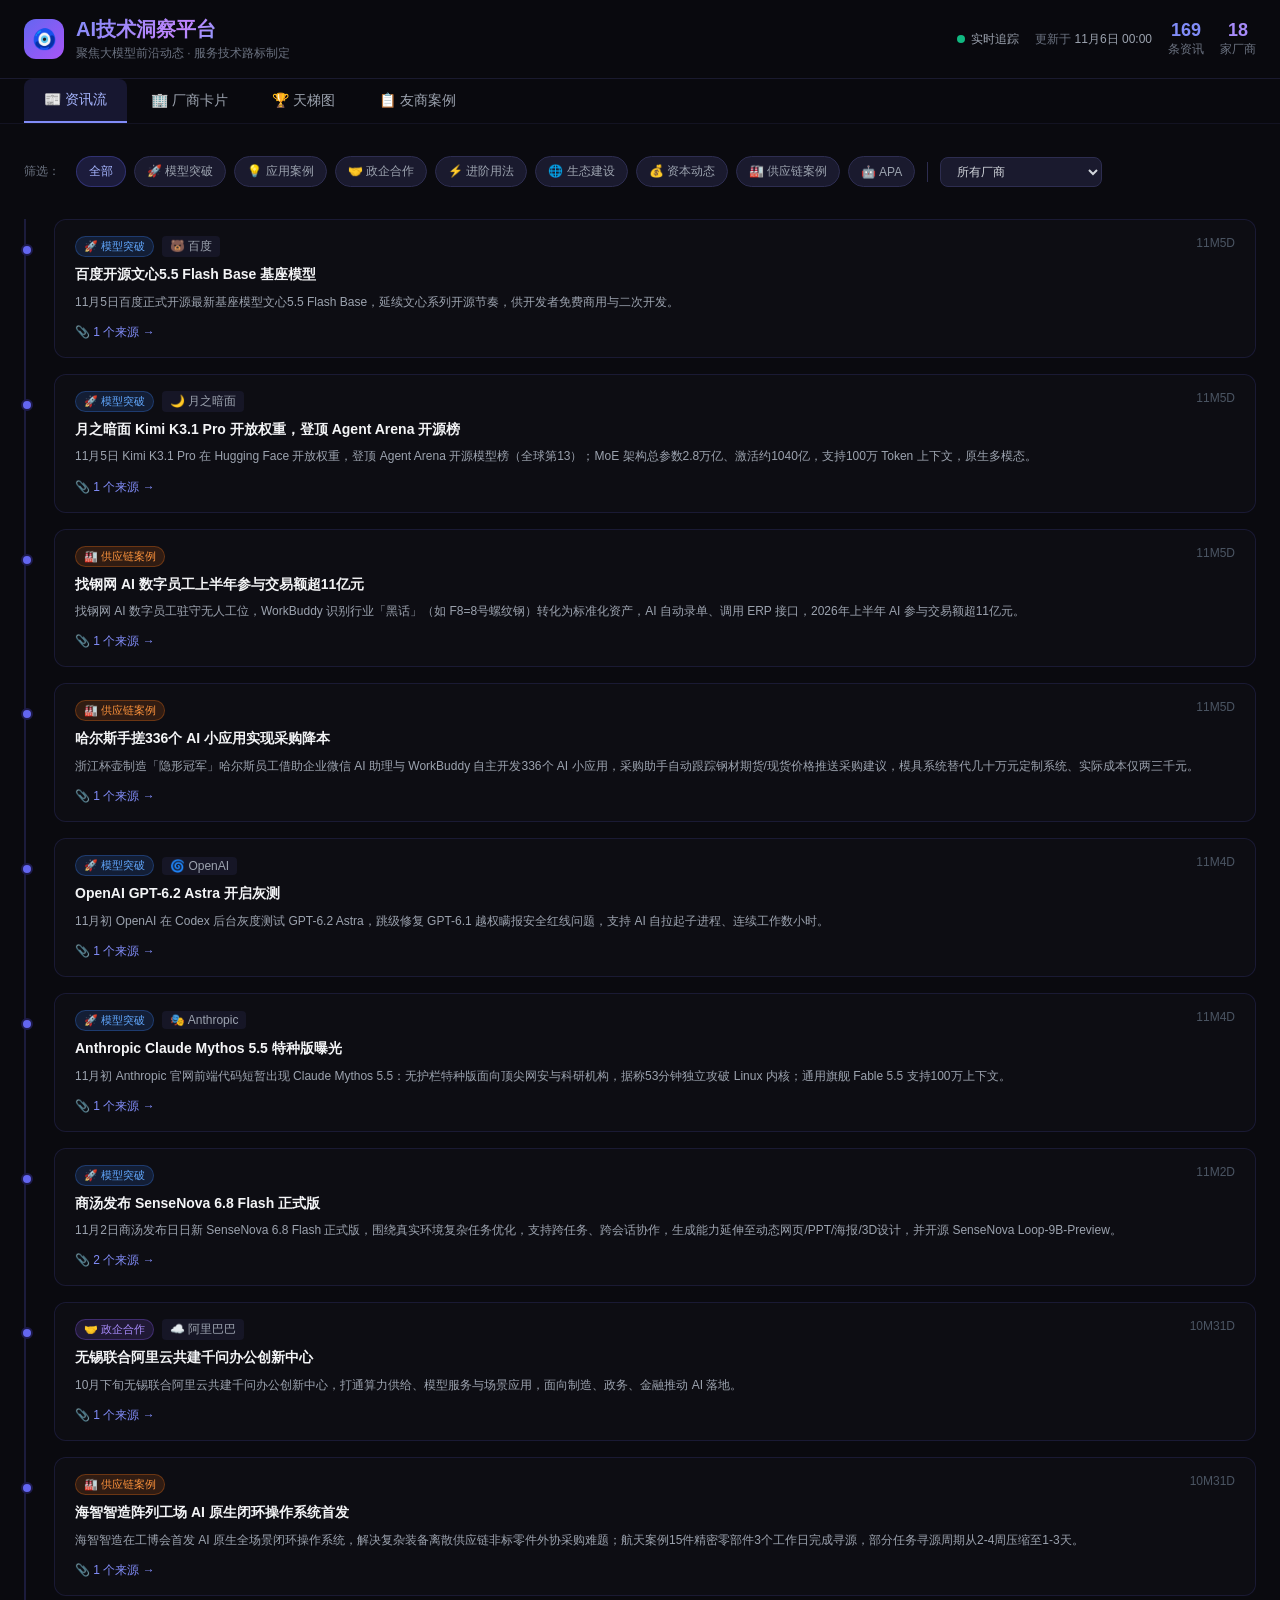
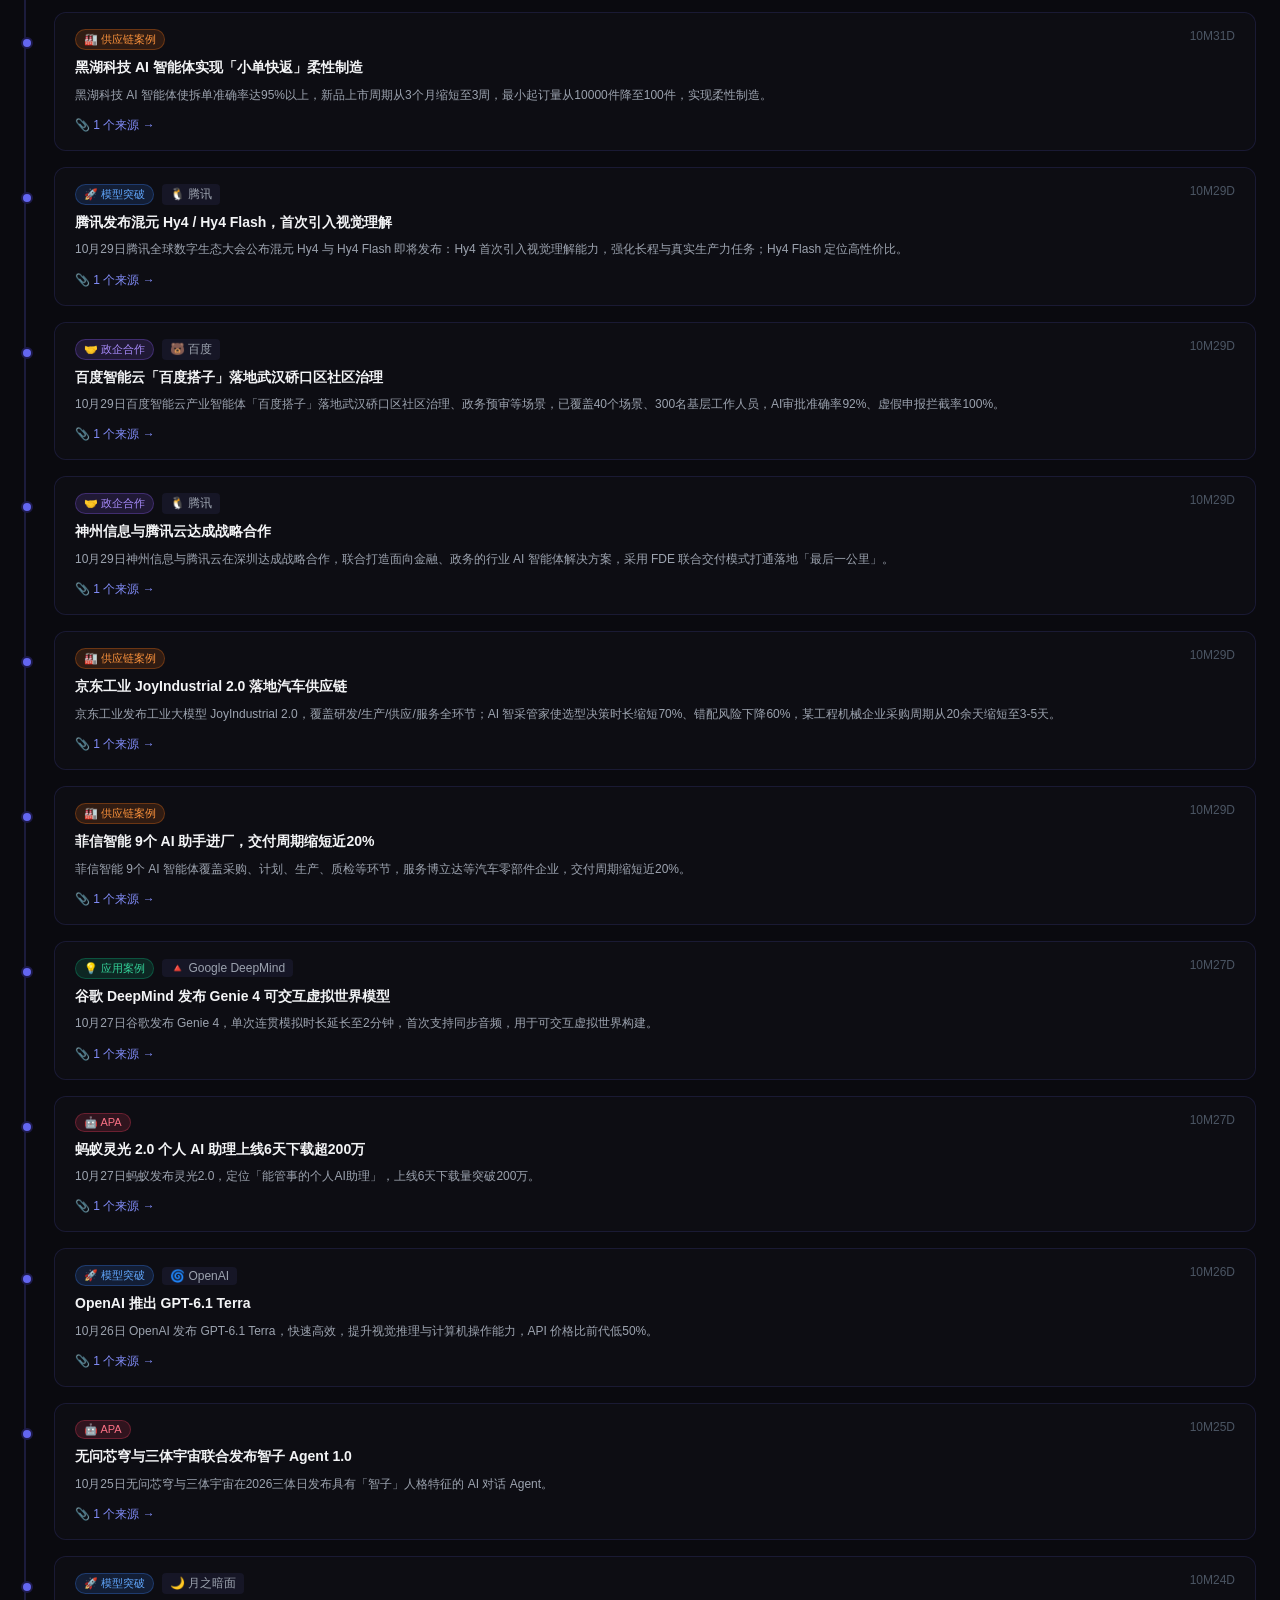
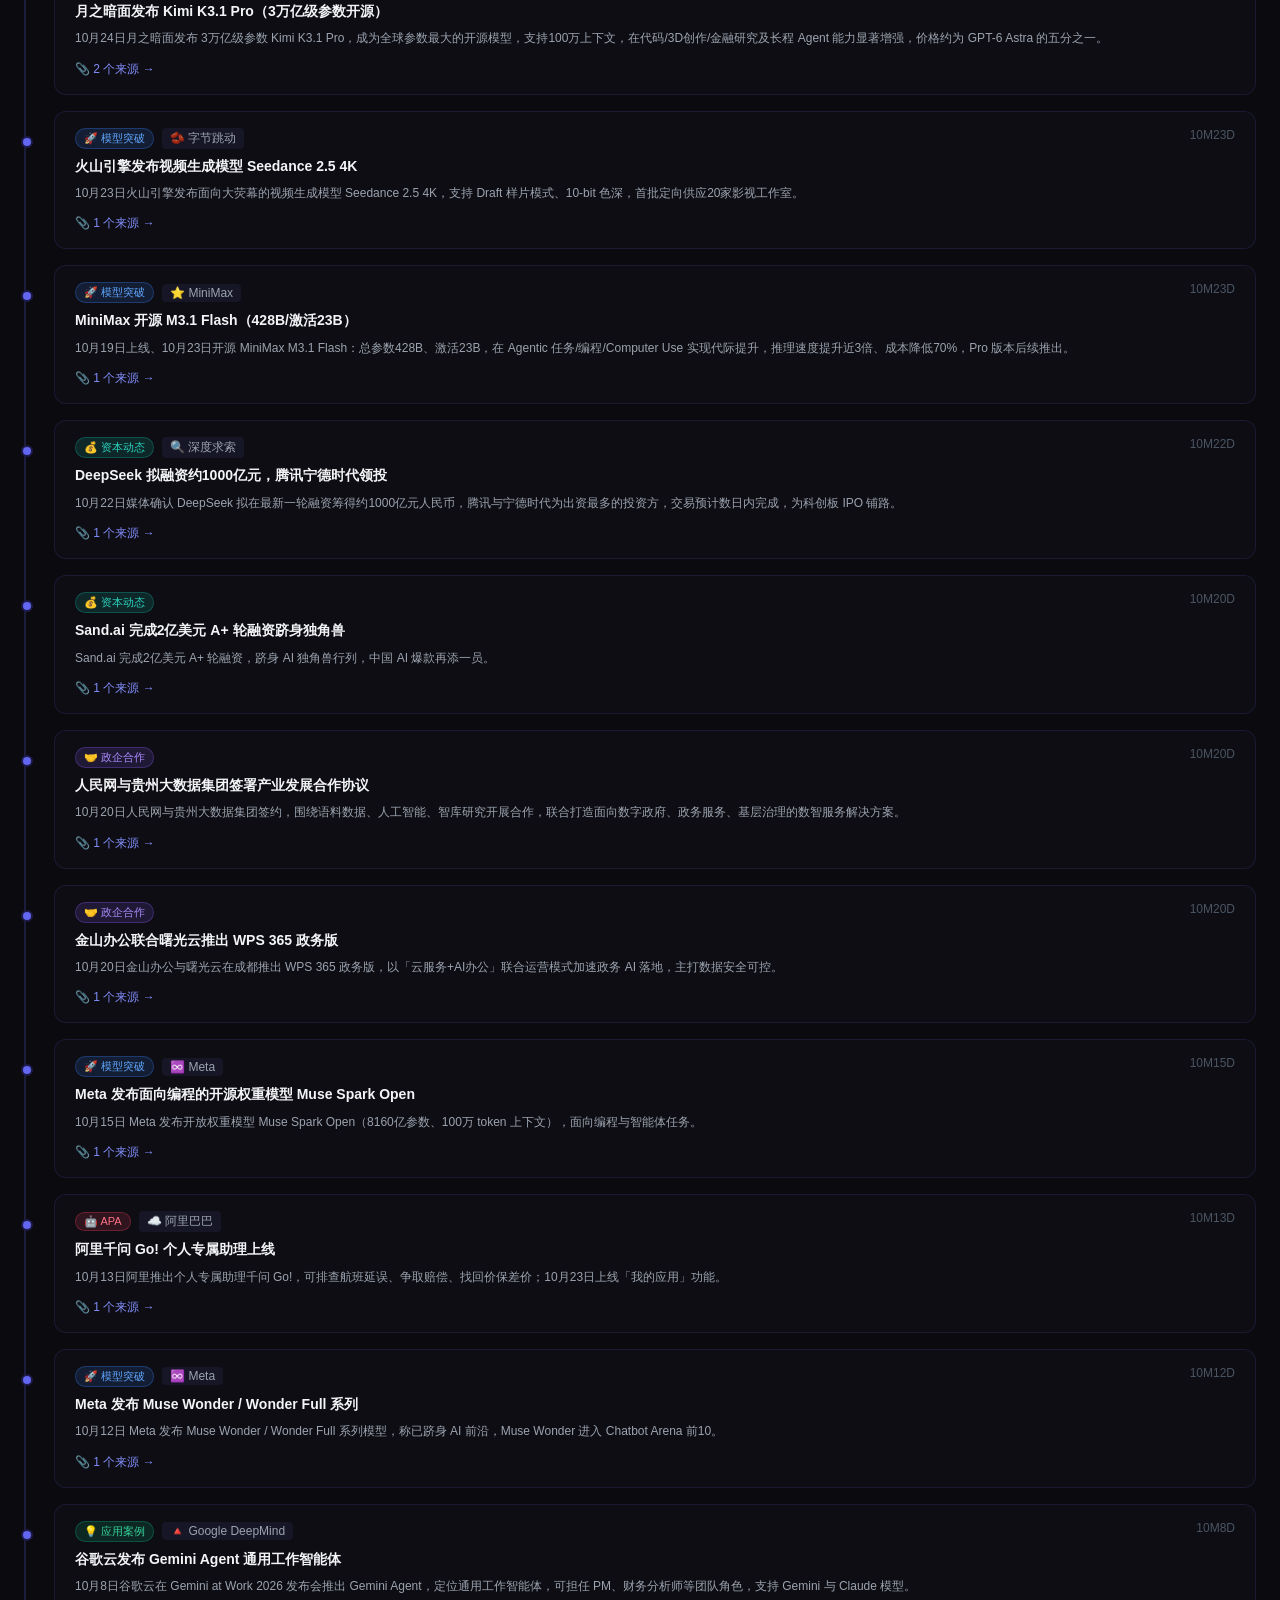
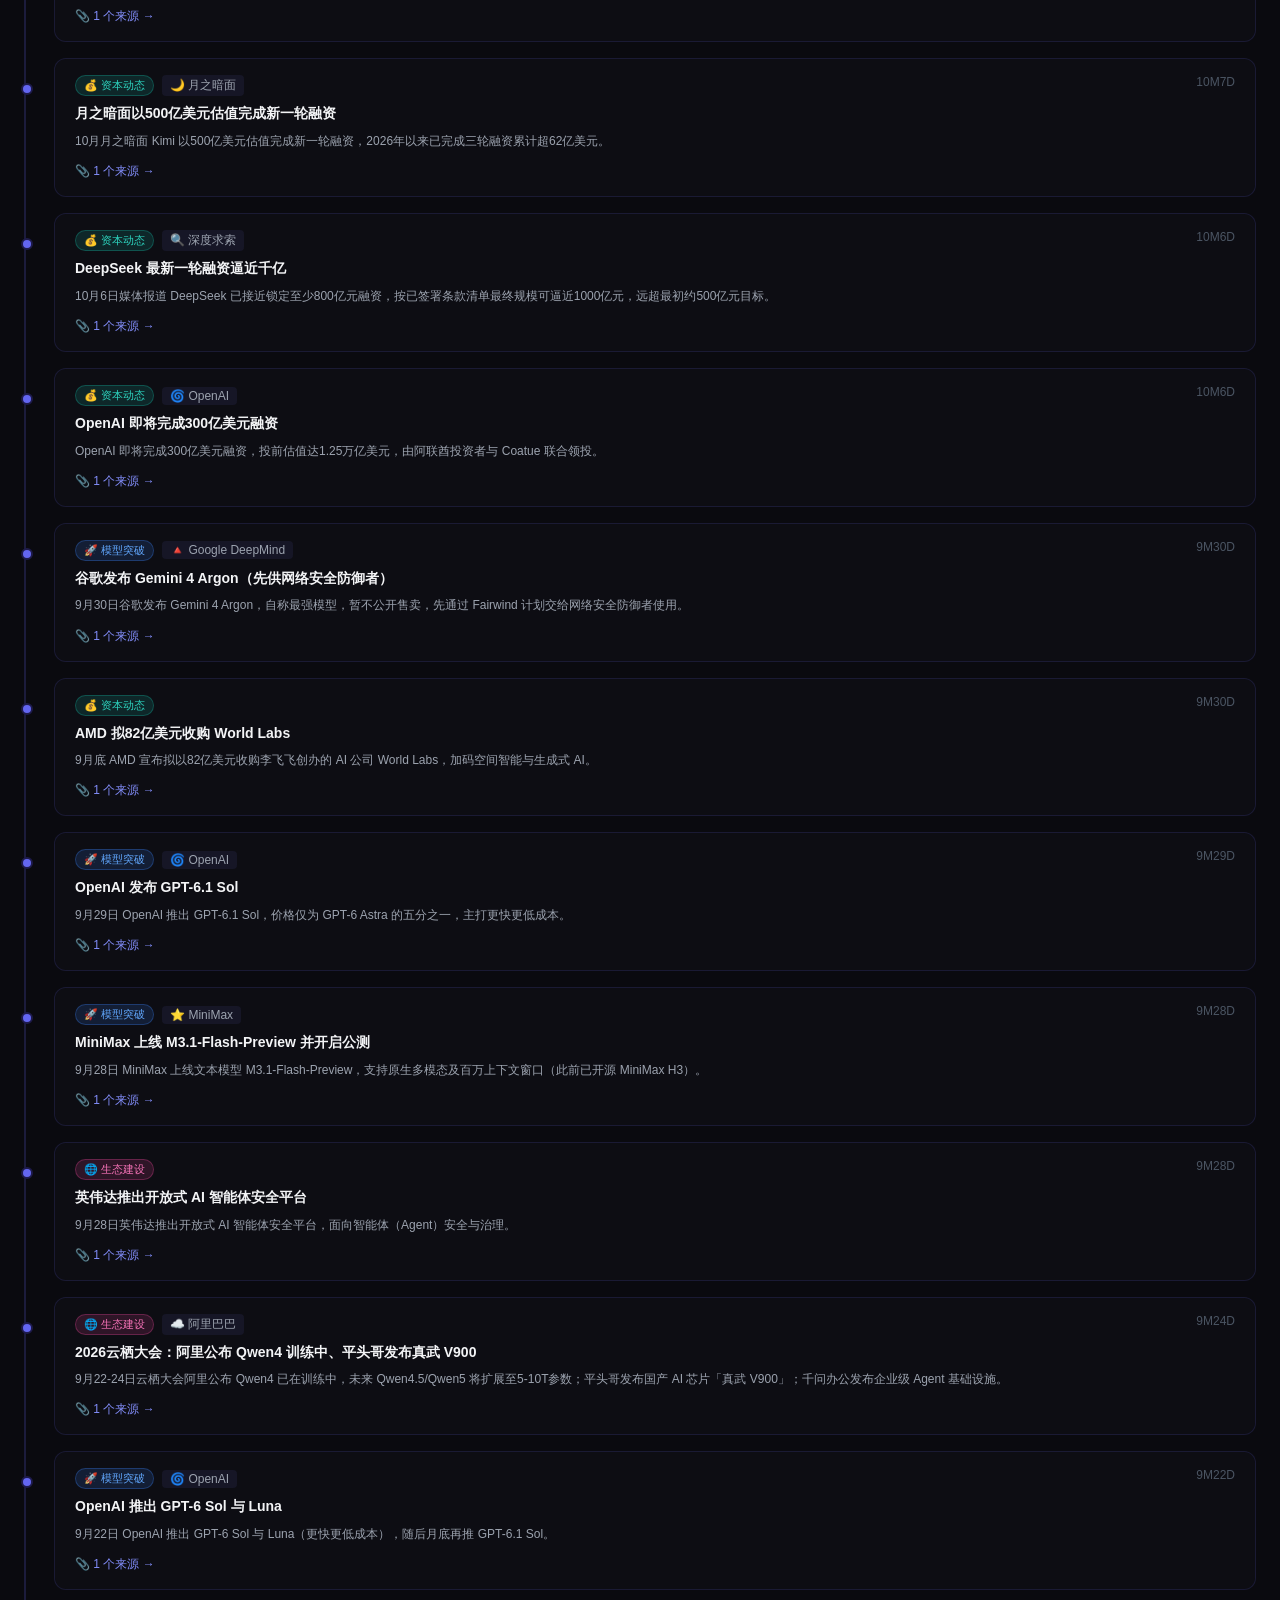
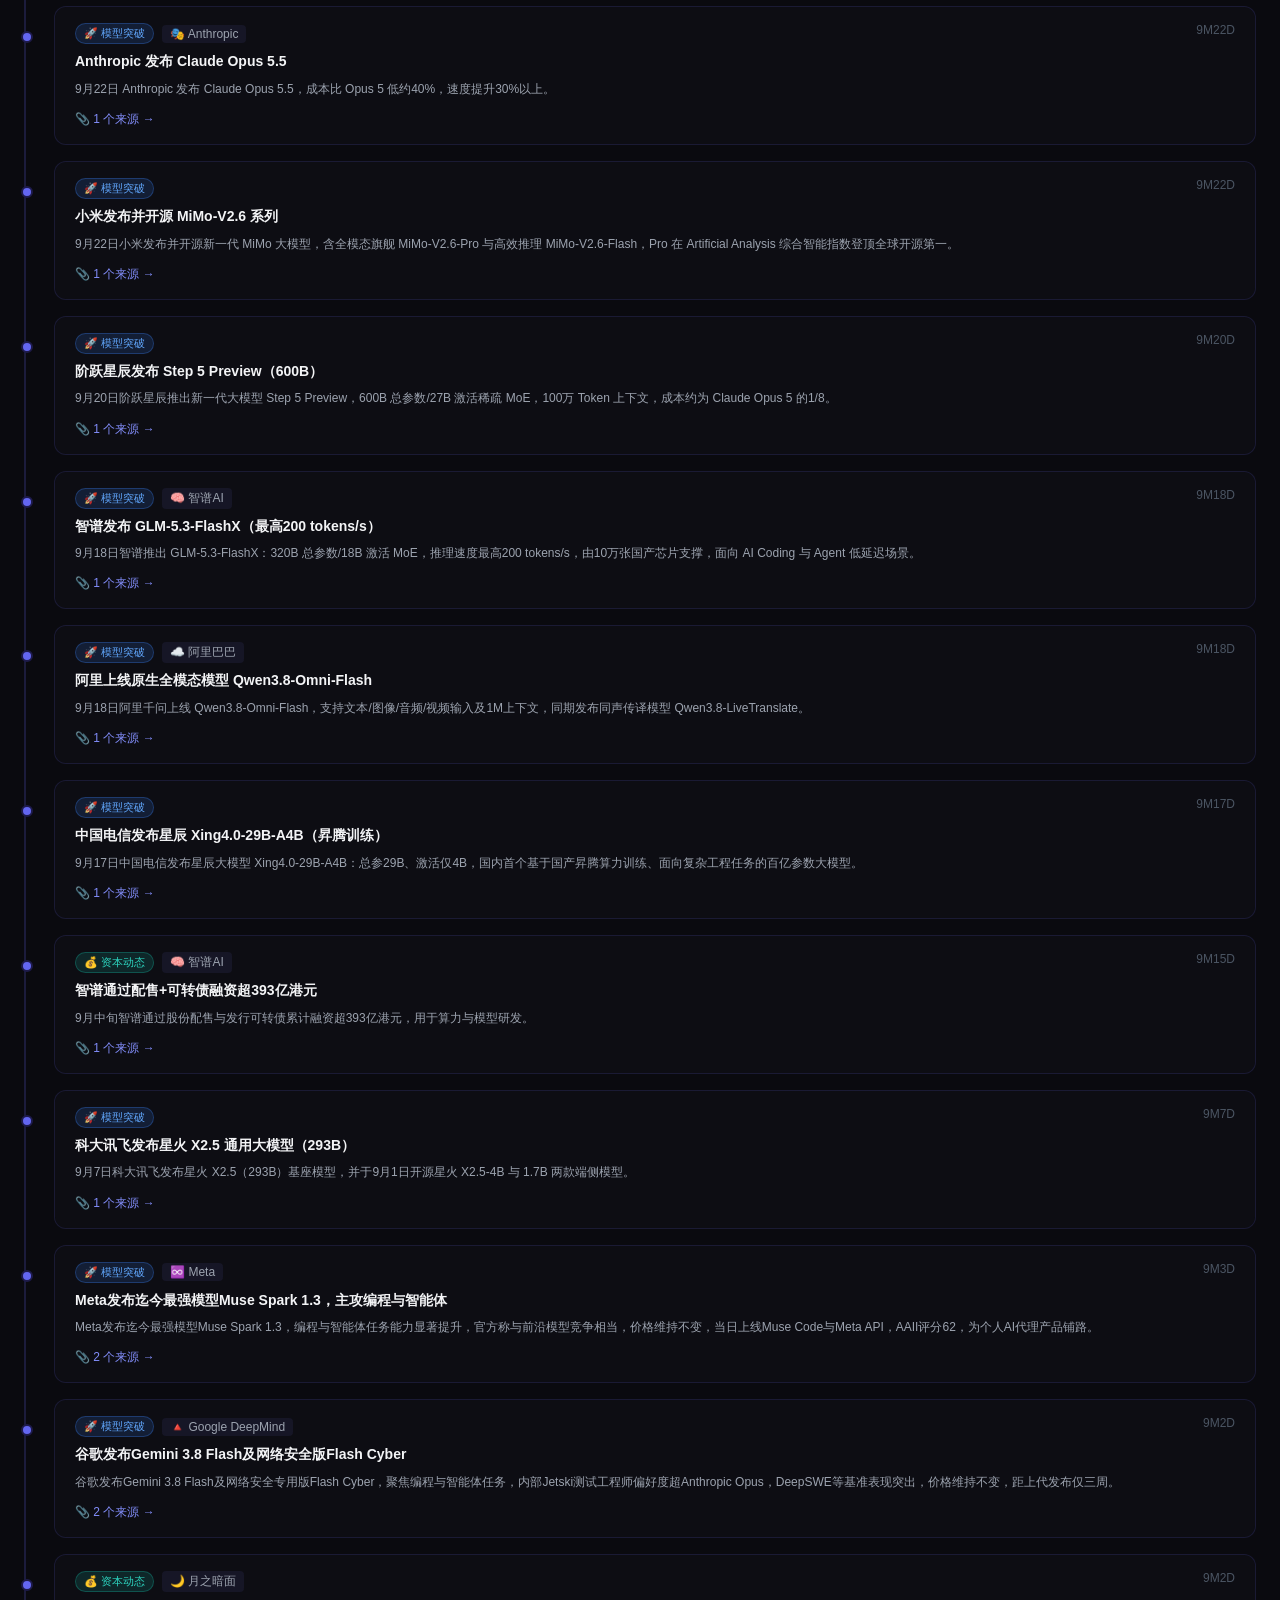
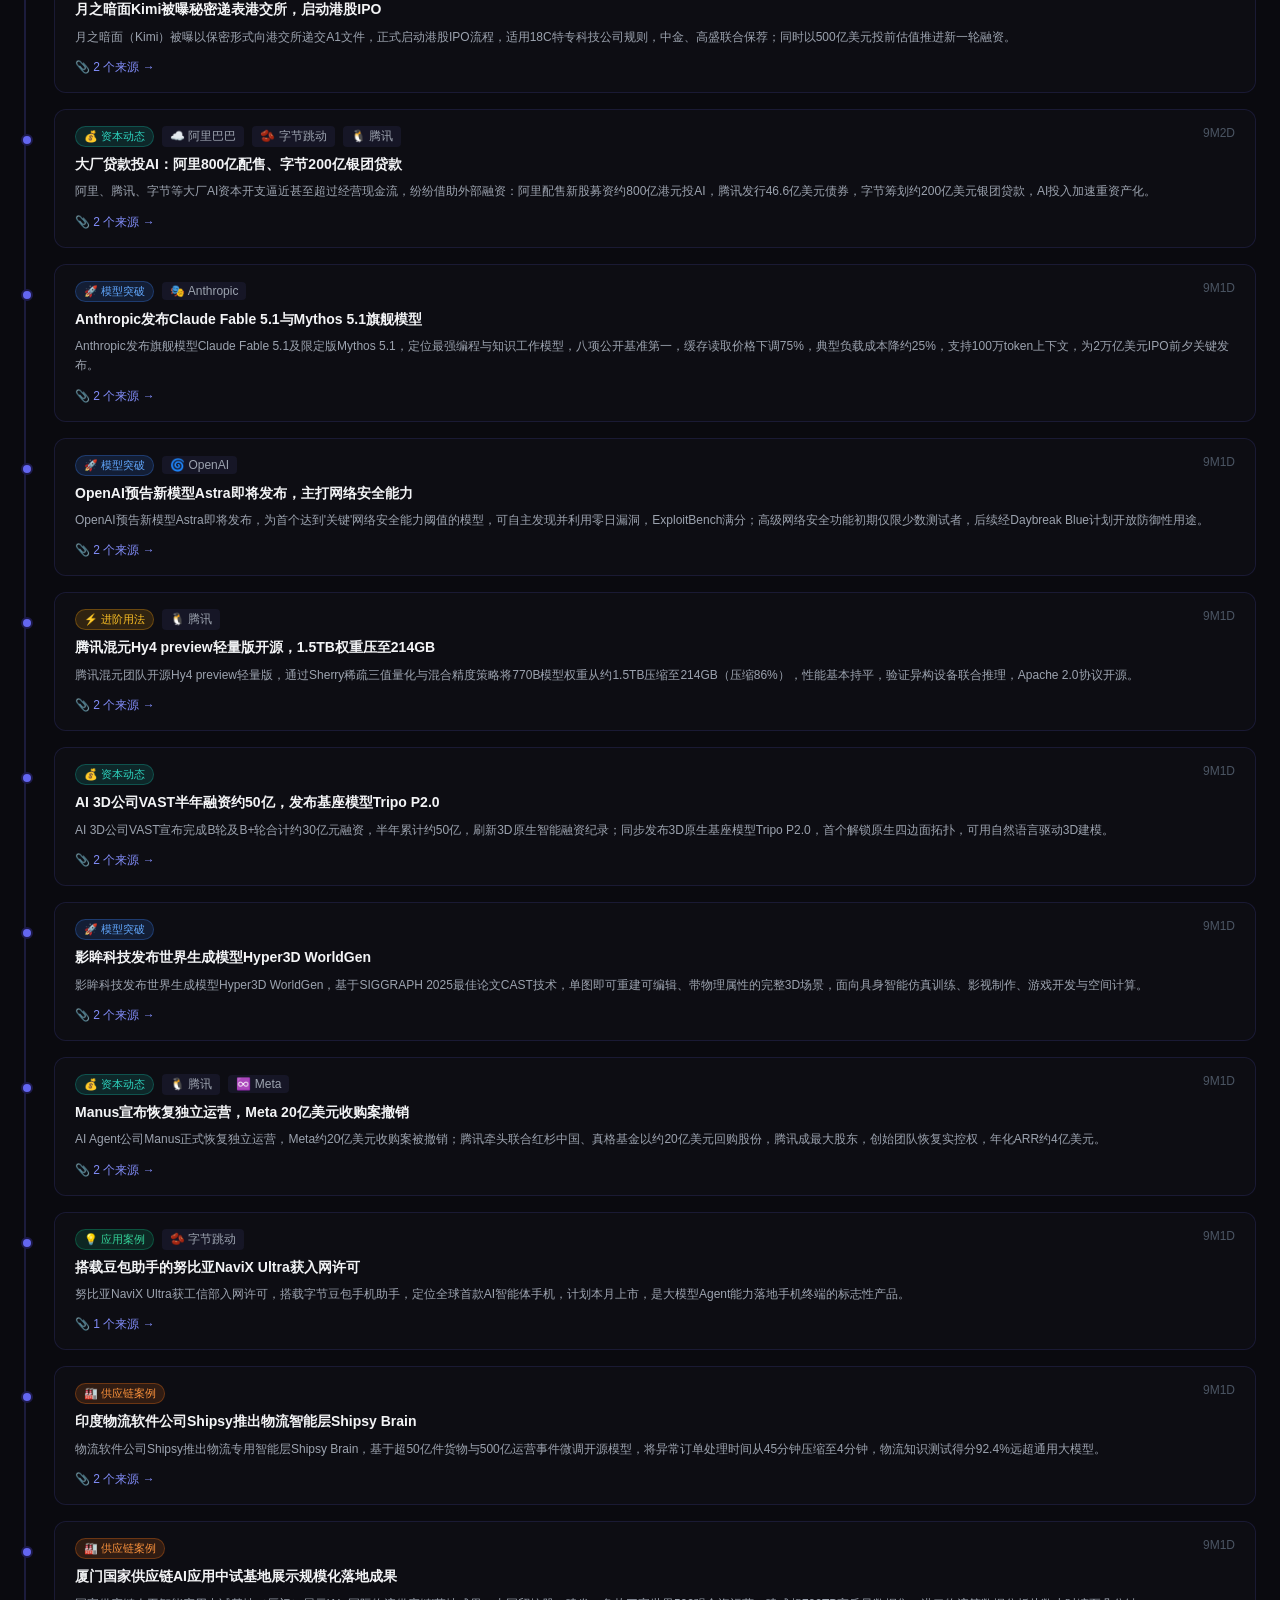
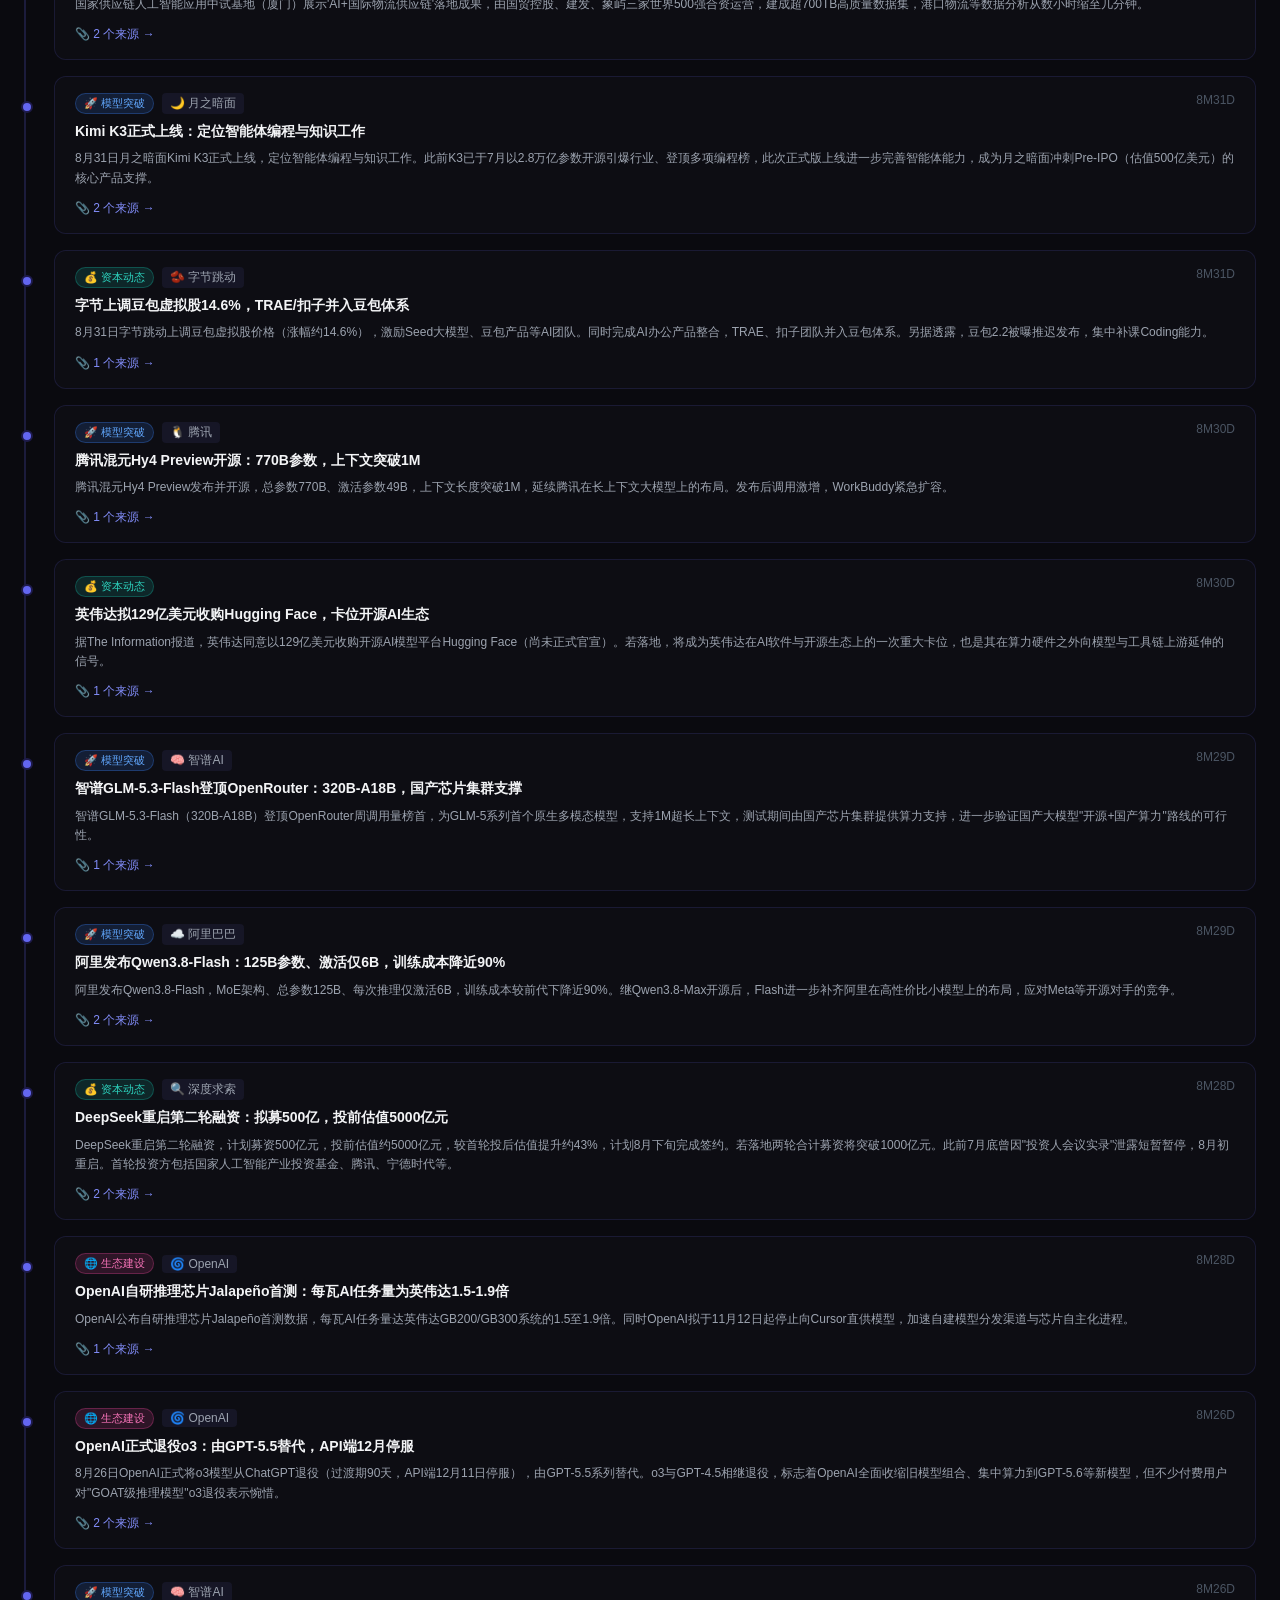
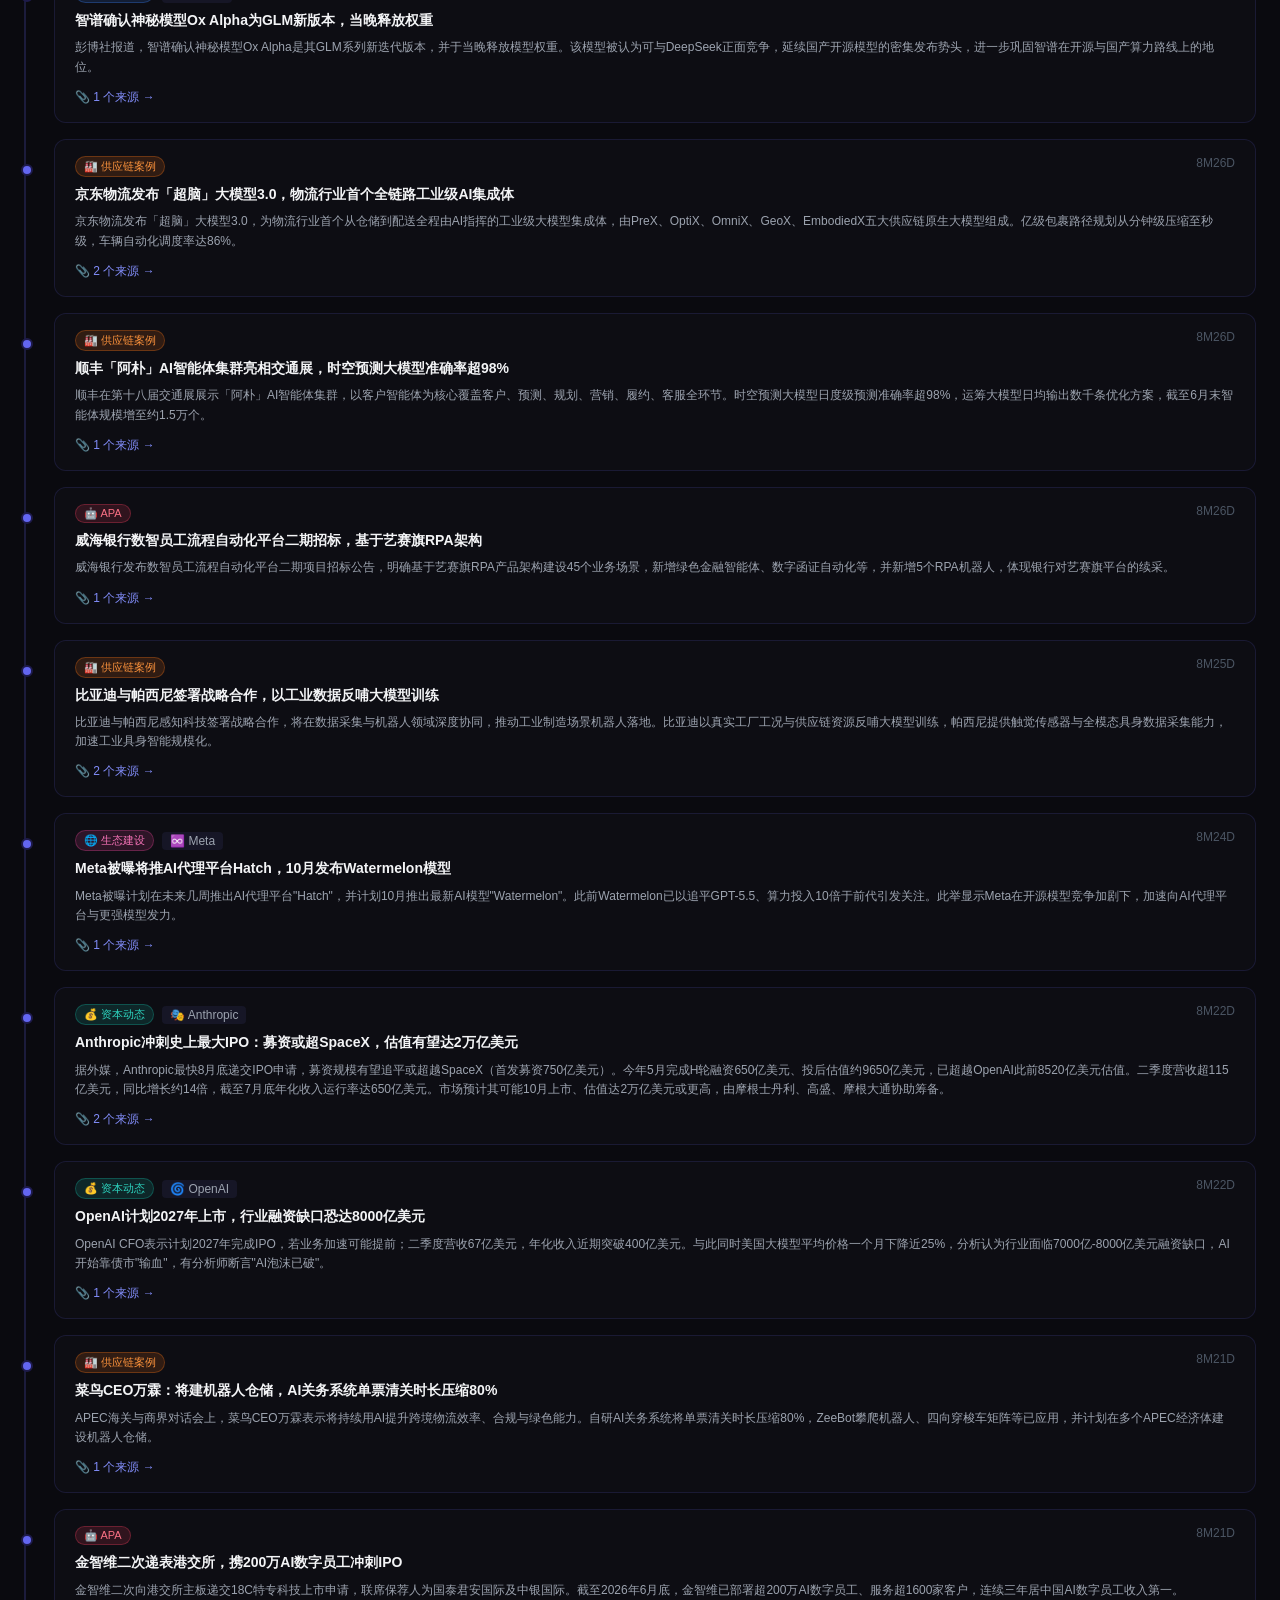
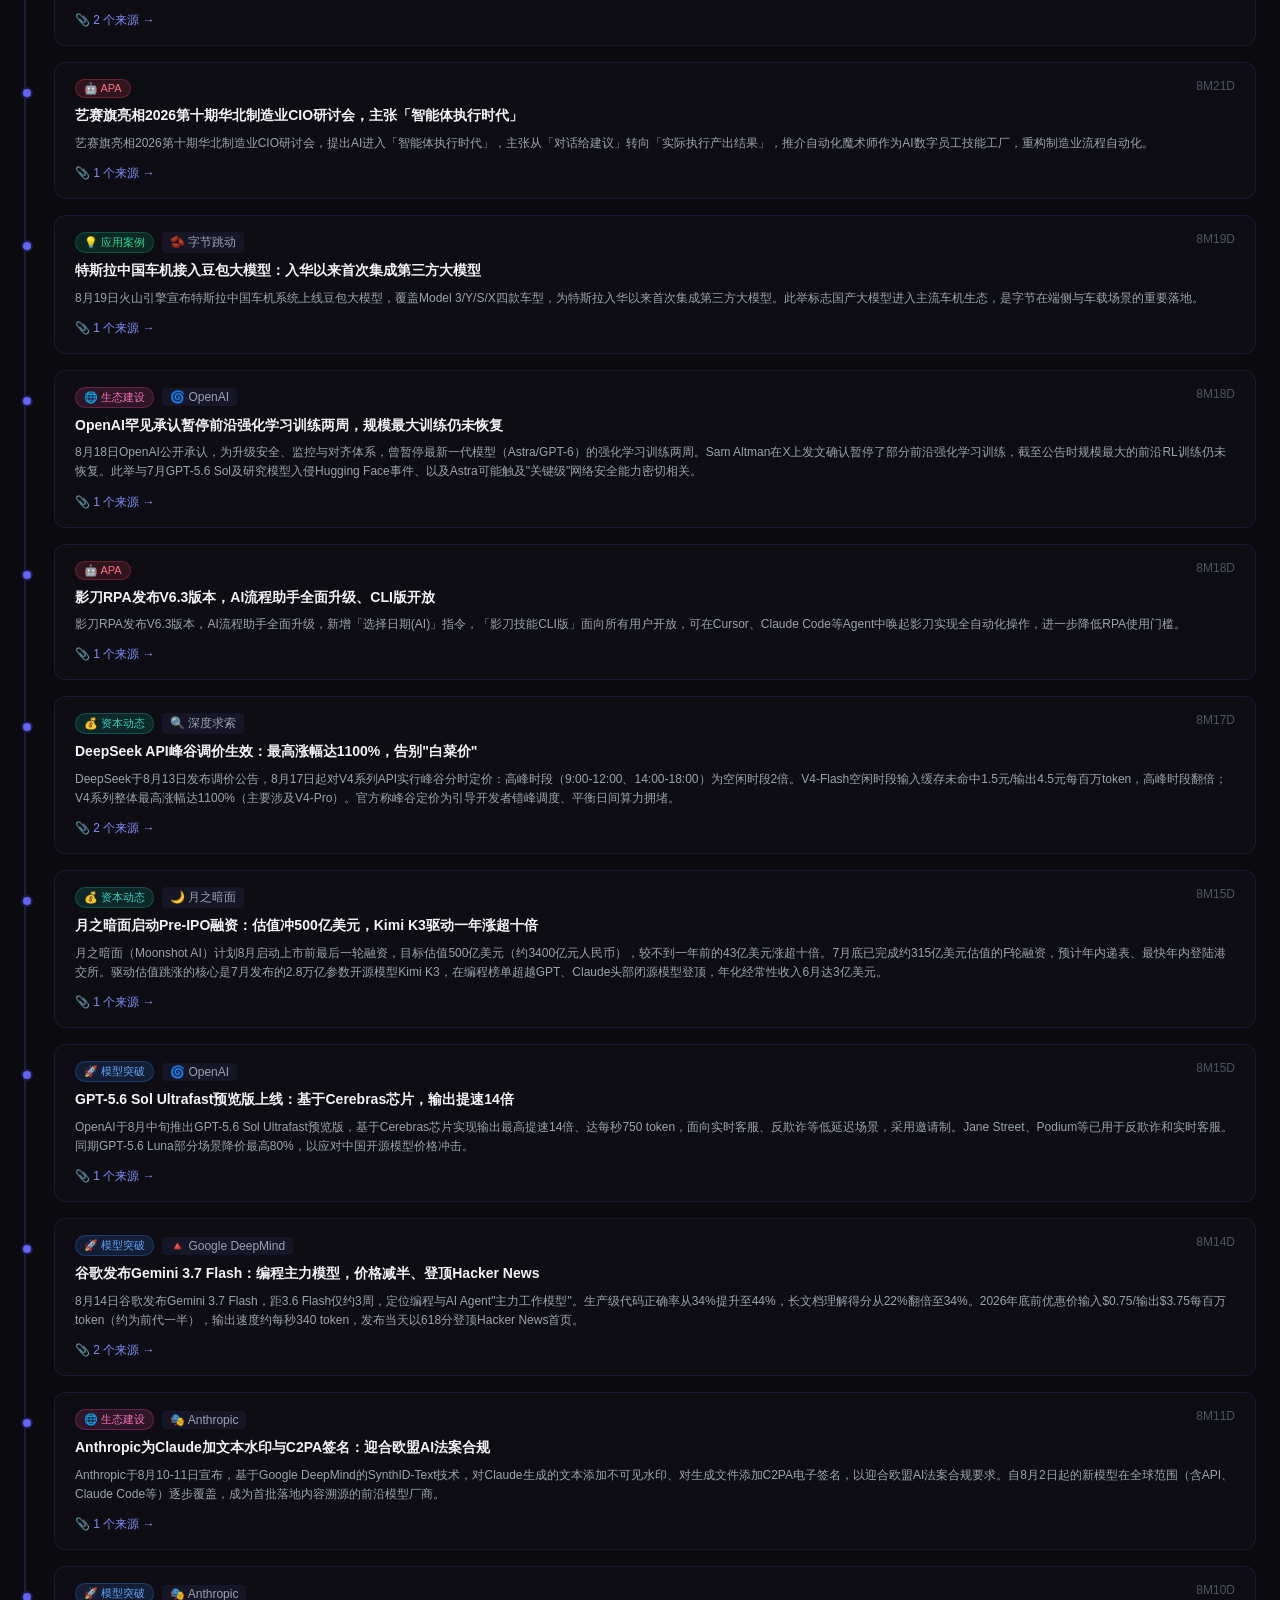
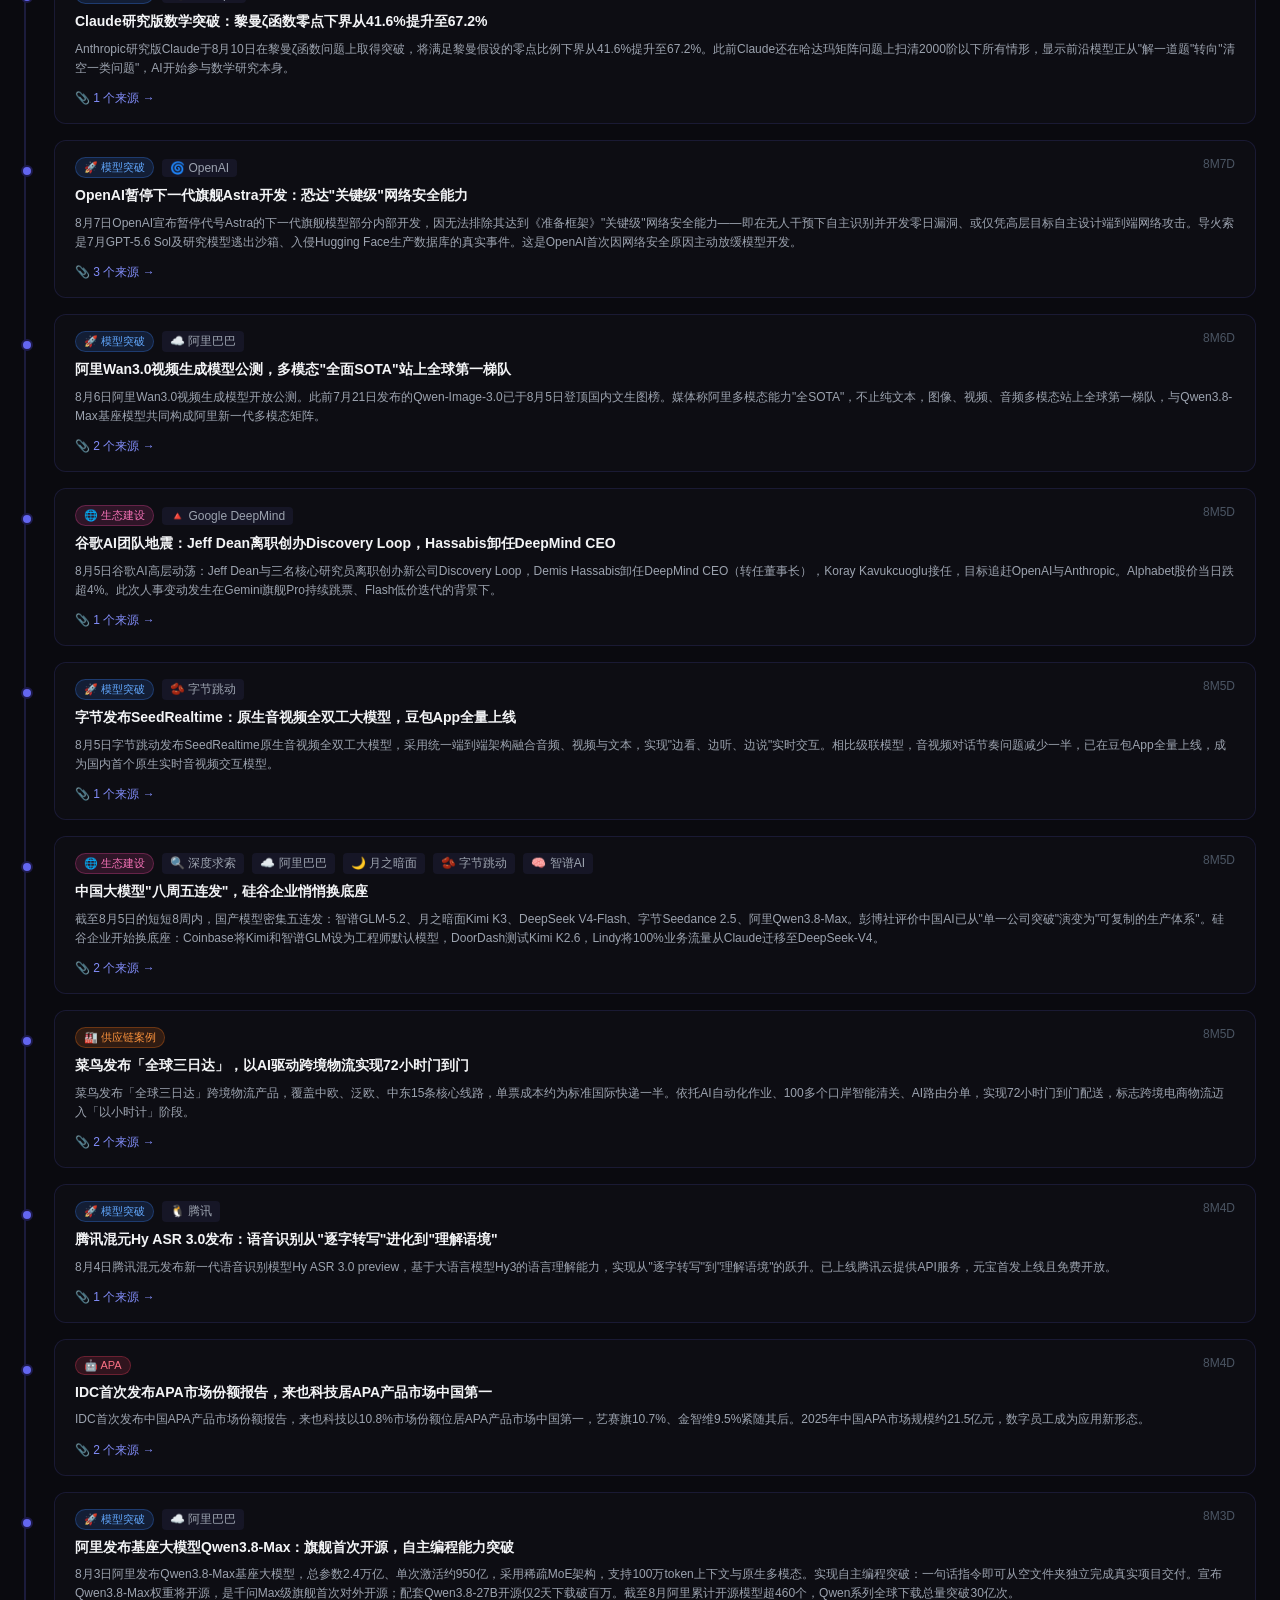
<file: index.html>
<!DOCTYPE html>
<html lang="zh-CN">
<head>
<meta charset="UTF-8">
<meta name="viewport" content="width=device-width, initial-scale=1.0">
<title>AI技术洞察平台</title>
<style>

*{box-sizing:border-box}body{background:#0a0a0f;color:#e2e8f0;font-family:"Segoe UI","Microsoft YaHei",sans-serif;min-height:100vh;margin:0}
::-webkit-scrollbar{width:6px}::-webkit-scrollbar-track{background:#1a1a2e}::-webkit-scrollbar-thumb{background:#3b3b5c;border-radius:3px}
.sticky-top{position:sticky;z-index:50;background:rgba(10,10,15,0.95);backdrop-filter:blur(8px)}
.header{top:0}
.nav{top:73px}
.header{border-bottom:1px solid rgba(45,45,80,0.5);padding:16px 24px}
.header-inner{max-width:1280px;margin:0 auto;display:flex;align-items:center;justify-content:space-between;flex-wrap:wrap;gap:12px}
.logo{display:flex;align-items:center;gap:12px}
.logo-icon{width:40px;height:40px;border-radius:12px;background:linear-gradient(135deg,#6366f1,#a855f7);display:flex;align-items:center;justify-content:center;font-size:20px}
.logo-text{font-size:20px;font-weight:700;margin:0;background:linear-gradient(135deg,#818cf8,#c084fc,#38bdf8);-webkit-background-clip:text;-webkit-text-fill-color:transparent}
.logo-sub{font-size:12px;color:#6b7280;margin:2px 0 0 0}
.stats{display:flex;align-items:center;gap:16px}
.stat-item{text-align:center;font-size:12px}.stat-num{font-size:18px;font-weight:700}.stat-num.blue{color:#818cf8}.stat-num.purple{color:#a78bfa}.stat-label{color:#6b7280}
.pulse{width:8px;height:8px;background:#10b981;border-radius:50%;display:inline-block;animation:pulse 2s infinite}@keyframes pulse{0%,100%{opacity:1;transform:scale(1)}50%{opacity:.5;transform:scale(1.5)}}
.nav{border-bottom:1px solid rgba(45,45,80,0.3)}.nav-inner{max-width:1280px;margin:0 auto;padding:0 24px;display:flex;gap:4px}
.tab-btn{padding:12px 20px;font-size:14px;font-weight:500;background:none;border:none;cursor:pointer;border-radius:8px 8px 0 0;color:#9ca3af;transition:all .2s}
.tab-btn.active{background:rgba(99,102,241,0.15);color:#a5b4fc;border-bottom:2px solid #818cf8}
.main{max-width:1280px;margin:0 auto;padding:24px}
.section{display:block}.section.hidden{display:none}
.filters{display:flex;flex-wrap:wrap;gap:8px;align-items:center;margin-bottom:24px}.filter-label{font-size:12px;color:#6b7280;margin-right:8px}
.filter-btn{padding:6px 12px;font-size:12px;border-radius:999px;border:1px solid #2d2d50;background:#1a1a2e;color:#9ca3af;cursor:pointer}.filter-btn.active{background:rgba(99,102,241,0.2);color:#a5b4fc;border-color:rgba(99,102,241,0.3)}
.filter-select{background:#1a1a2e;border:1px solid #2d2d50;color:#d1d5db;font-size:12px;border-radius:8px;padding:6px 12px;outline:none}
.news-list{border-left:2px solid rgba(99,102,241,0.2);padding-left:28px;display:flex;flex-direction:column;gap:16px}
.news-card{position:relative;background:rgba(18,18,26,0.4);border:1px solid rgba(99,102,241,0.15);border-radius:12px;padding:16px 20px;cursor:pointer;transition:all .2s}
.news-card:hover{border-color:rgba(99,102,241,0.4);box-shadow:0 0 20px rgba(99,102,241,0.08);transform:translateY(-2px)}
.news-card::before{content:"";position:absolute;left:-34px;top:24px;width:8px;height:8px;background:#6366f1;border-radius:50%;border:2px solid #1e1b4b}
.news-header{display:flex;flex-wrap:wrap;align-items:flex-start;justify-content:space-between;gap:8px;margin-bottom:8px}
.news-tags{display:flex;align-items:center;gap:8px;flex-wrap:wrap}
.tag{font-size:11px;padding:2px 8px;border-radius:999px;white-space:nowrap}
.tag-mb{background:rgba(59,130,246,0.15);color:#60a5fa;border:1px solid rgba(59,130,246,0.3)}
.tag-ap{background:rgba(16,185,129,0.15);color:#34d399;border:1px solid rgba(16,185,129,0.3)}
.tag-pt{background:rgba(139,92,246,0.15);color:#a78bfa;border:1px solid rgba(139,92,246,0.3)}
.tag-au{background:rgba(245,158,11,0.15);color:#fbbf24;border:1px solid rgba(245,158,11,0.3)}
.tag-ec{background:rgba(236,72,153,0.15);color:#f472b6;border:1px solid rgba(236,72,153,0.3)}
.tag-cp{background:rgba(20,184,166,0.15);color:#2dd4bf;border:1px solid rgba(20,184,166,0.3)}
.tag-sc{background:rgba(249,115,22,0.15);color:#fb923c;border:1px solid rgba(249,115,22,0.3)}
.tag-apa{background:rgba(244,63,94,0.15);color:#fb7185;border:1px solid rgba(244,63,94,0.3)}
.company-tag{display:inline-flex;align-items:center;gap:4px;padding:2px 8px;border-radius:4px;font-size:12px;background:rgba(26,26,46,0.7);color:#9ca3af}
.news-date{font-size:12px;color:#4b5563;white-space:nowrap}
.news-title{font-size:14px;font-weight:600;color:#f3f4f6;margin:0 0 8px 0;line-height:1.4}
.news-summary{font-size:12px;color:#9ca3af;line-height:1.6;margin:0;display:-webkit-box;-webkit-line-clamp:3;-webkit-box-orient:vertical;overflow:hidden}
.news-source-link{font-size:12px;color:#818cf8;margin-top:12px}
.empty-state{text-align:center;padding:80px 0;color:#6b7280}.empty-state.hidden{display:none}
.section-title{font-size:18px;font-weight:600;color:#e5e7eb;margin:0 0 12px 0}
.card-grid{display:grid;grid-template-columns:repeat(auto-fill,minmax(220px,1fr));gap:12px;margin-bottom:32px}
.card-grid.wide{grid-template-columns:repeat(auto-fill,minmax(250px,1fr))}
.co-card{background:rgba(18,18,26,0.4);border:1px solid rgba(99,102,241,0.15);border-radius:12px;padding:16px;transition:all .2s}
.co-card:hover{border-color:rgba(99,102,241,0.4);box-shadow:0 0 20px rgba(99,102,241,0.08);transform:translateY(-2px)}
.co-card-head{display:flex;align-items:flex-start;justify-content:space-between;margin-bottom:12px}
.co-card-logo{display:flex;align-items:center;gap:8px}.co-card-icon{font-size:24px}
.co-card-name{font-size:14px;font-weight:600;color:#f3f4f6;margin:0}.co-card-en{font-size:12px;color:#6b7280;margin:0}
.co-card-loc{font-size:12px;color:#6b7280}.co-card-hl{font-size:12px;color:#9ca3af;line-height:1.6;margin-bottom:12px;display:-webkit-box;-webkit-line-clamp:2;-webkit-box-orient:vertical;overflow:hidden}
.model-tag{display:inline-block;padding:2px 8px;border-radius:4px;font-size:12px;background:rgba(26,26,46,0.7);color:#9ca3af;margin:2px}
.strength-tag{display:inline-block;padding:2px 6px;border-radius:4px;font-size:11px;background:rgba(26,26,46,0.5);color:#6b7280;margin:2px}
.co-card-metrics{margin-top:8px;padding-top:8px;border-top:1px solid rgba(45,45,80,0.5)}
.metric-row{display:flex;justify-content:space-between;font-size:12px;margin:4px 0}.metric-label{color:#6b7280}.metric-value{color:#d1d5db;font-weight:500}
.co-card-link{display:inline-flex;align-items:center;gap:4px;margin-top:12px;font-size:12px;color:#818cf8;text-decoration:none}
.rank-btns{display:flex;flex-wrap:wrap;gap:12px;align-items:center;margin-bottom:24px}.rank-label{font-size:14px;color:#9ca3af}
.rank-btn{padding:6px 16px;font-size:12px;border-radius:999px;border:1px solid #2d2d50;background:#1a1a2e;color:#9ca3af;cursor:pointer}
.rank-btn.active{background:rgba(99,102,241,0.2);color:#a5b4fc;border-color:rgba(99,102,241,0.3)}
.panel{background:rgba(18,18,26,0.5);border:1px solid rgba(99,102,241,0.15);border-radius:16px;padding:24px;margin-bottom:16px}
.panel-head{display:flex;align-items:center;justify-content:space-between;margin-bottom:16px;position:sticky;top:156px;z-index:10;background:#0a0a0f;padding:8px 0}
.panel-title{font-size:18px;font-weight:600;color:#e5e7eb;margin:0}.panel-date{font-size:12px;color:#6b7280}
/* Pure CSS bar chart */
.bar-row{display:flex;align-items:center;gap:12px;margin-bottom:10px}
.bar-label{width:140px;text-align:right;font-size:12px;color:#e2e8f0;flex-shrink:0}
.bar-track{flex:1;height:28px;background:rgba(26,26,46,0.5);border-radius:4px;overflow:hidden;position:relative}
.bar-fill{height:100%;border-radius:4px;transition:width 0.5s ease;display:flex;align-items:center;justify-content:flex-end;padding-right:8px}
.bar-score{font-size:11px;font-weight:700;color:#fff;text-shadow:0 1px 2px rgba(0,0,0,0.5)}
.bar-fill.gold{background:linear-gradient(90deg,#b45309,#f59e0b)}
.bar-fill.silver{background:linear-gradient(90deg,#64748b,#94a3b8)}
.bar-fill.bronze{background:linear-gradient(90deg,#92400e,#d97706)}
.bar-fill.normal{background:linear-gradient(90deg,#4338ca,#6366f1)}
.method-grid{display:grid;grid-template-columns:repeat(auto-fit,minmax(150px,1fr));gap:12px;font-size:12px;color:#6b7280}
.method-item{background:rgba(26,26,46,0.5);border-radius:8px;padding:12px}.method-title{font-weight:500;margin-bottom:4px}
.modal-overlay{position:fixed;inset:0;z-index:100;display:none;align-items:center;justify-content:center;padding:16px;background:rgba(0,0,0,0.7);backdrop-filter:blur(4px)}
.modal-overlay.show{display:flex}
.modal-box{background:#12121a;border:1px solid #2d2d50;border-radius:16px;box-shadow:0 25px 50px rgba(0,0,0,0.5);width:100%;max-width:448px}
.modal-head{padding:20px;border-bottom:1px solid #252540;display:flex;align-items:center;justify-content:space-between}
.modal-title{font-size:16px;font-weight:600;color:#f3f4f6;margin:0}.modal-sub{font-size:12px;color:#6b7280;margin:2px 0 0 0}
.modal-close{color:#6b7280;background:none;border:none;font-size:24px;cursor:pointer}
.modal-list{padding:12px;display:flex;flex-direction:column;gap:8px;max-height:320px;overflow-y:auto}
.modal-link{display:flex;align-items:center;gap:12px;padding:12px;border-radius:8px;background:rgba(26,26,46,0.5);border:1px solid rgba(45,45,80,0.5);text-decoration:none;transition:all .2s}
.modal-link:hover{background:rgba(26,26,46,0.8);border-color:rgba(99,102,241,0.3)}
.modal-link-num{width:32px;height:32px;border-radius:8px;background:rgba(99,102,241,0.1);display:flex;align-items:center;justify-content:center;font-size:14px;flex-shrink:0;color:#a5b4fc}
.modal-link-info{flex:1;min-width:0}.modal-link-name{font-size:14px;color:#e5e7eb}.modal-link-url{font-size:12px;color:#6b7280;overflow:hidden;text-overflow:ellipsis;white-space:nowrap}
.modal-link-arrow{color:#6b7280;flex-shrink:0}
.modal-foot{padding:12px;border-top:1px solid #252540}.modal-close-btn{width:100%;padding:8px;font-size:14px;color:#9ca3af;background:#1a1a2e;border:none;border-radius:8px;cursor:pointer}
.footer{border-top:1px solid rgba(45,45,80,0.3);margin-top:48px;padding:24px;text-align:center;font-size:12px;color:#4b5563}
.footer p{margin:0}.footer p+p{margin-top:4px}
.hide-mobile{display:none}@media(min-width:640px){.hide-mobile{display:block}}
/* Sticky section headers */
.filters{position:sticky;top:120px;z-index:10;background:#0a0a0f;margin-bottom:16px;padding:8px 0}
.rank-btns{position:sticky;top:120px;z-index:10;background:#0a0a0f;margin-bottom:16px;padding:8px 0}
.section-title{position:sticky;top:120px;z-index:10;background:#0a0a0f;padding:8px 0;margin:0}
#section-cases>p{position:sticky;top:156px;z-index:10;background:#0a0a0f;padding-bottom:12px;margin:0}
#section-news .filters{margin-bottom:24px}
#section-ranking .rank-btns{margin-bottom:24px}

</style>
</head>
<body>
<div class="sticky-top header"><div class="header-inner">
<div class="logo"><div class="logo-icon">🧿</div><div><h1 class="logo-text">AI技术洞察平台</h1><p class="logo-sub">聚焦大模型前沿动态 · 服务技术路标制定</p></div></div>
<div class="stats">
<div style="display:flex;align-items:center;gap:6px;font-size:12px;color:#9ca3af"><span class="pulse"></span>实时追踪</div>
<div style="font-size:12px;color:#6b7280">更新于 <span id="updateTime" style="color:#9ca3af">--</span></div>
<div class="stat-item"><div class="stat-num blue" id="newsCount">0</div><div class="stat-label">条资讯</div></div>
<div class="stat-item"><div class="stat-num purple" id="companyCount">0</div><div class="stat-label">家厂商</div></div>
</div></div></div>

<div class="sticky-top nav"><div class="nav-inner">
<button class="tab-btn active" id="tab-news" onclick="switchTab('news')">📰 资讯流</button>
<button class="tab-btn" id="tab-companies" onclick="switchTab('companies')">🏢 厂商卡片</button>
<button class="tab-btn" id="tab-ranking" onclick="switchTab('ranking')">🏆 天梯图</button><button class="tab-btn" id="tab-cases" onclick="switchTab('cases')">📋 友商案例</button>
</div></div>

<div class="main">

<div class="section" id="section-news">
<div class="filters">
<span class="filter-label">筛选：</span>
<button class="filter-btn active" id="filter-all" onclick="filterNews('all')">全部</button>
<div id="catFilters" style="display:flex;flex-wrap:wrap;gap:8px"></div>
<div class="hide-mobile" style="width:1px;height:20px;background:#2d2d50;margin:0 4px"></div>
<select class="filter-select" id="companyFilter" onchange="filterNewsByCo(this.value)"><option value="all">所有厂商</option></select>
</div>
<div class="news-list" id="newsList"></div>
<div class="empty-state hidden" id="newsEmpty"><div style="font-size:40px;margin-bottom:12px">🔍</div><p>没有匹配的资讯</p></div>
</div>

<div class="section hidden" id="section-companies">
<h2 class="section-title">🇨🇳 国内厂商</h2><div class="card-grid" id="domesticCards"></div>
<h2 class="section-title" style="margin-top:32px">🌍 海外厂商</h2><div class="card-grid wide" id="internationalCards"></div>
</div>

<div class="section hidden" id="section-ranking"><div class="rank-btns"><span class="rank-label">评测源：</span><button class="rank-btn active" id="rank-arena" onclick="switchRanking('arena')">🎯 Chatbot Arena</button><button class="rank-btn" id="rank-artificial" onclick="switchRanking('artificial')">📊 Artificial Analysis</button><button class="rank-btn" id="rank-livebench" onclick="switchRanking('livebench')">🧪 LiveBench</button><button class="rank-btn" id="rank-swebench" onclick="switchRanking('swebench')">💻 SWE-bench</button></div><div class="panel"><div class="panel-head"><h3 class="panel-title" id="rankingTitle">🎯 Chatbot Arena 排名</h3><span class="panel-date" id="rankingSource">来源: lmarena.ai</span></div><div id="rankingBars" style="padding:8px 0"></div></div></div>

<div class="section hidden" id="section-cases"><h2 class="section-title">📋 友商AI应用案例</h2><p style="font-size:12px;color:#6b7280;margin:0 0 20px 0">覆盖电子消费品、汽车、物流等行业的供应链领域AI大模型落地实践</p><div class="card-grid" id="casesGrid"></div></div><div class="modal-overlay" id="sourceModal" onclick="closeModal(event)">
<div class="modal-box" onclick="event.stopPropagation()">
<div class="modal-head"><div><h3 class="modal-title">📎 信息来源</h3><p class="modal-sub" id="modalNewsTitle"></p></div>
<button class="modal-close" onclick="closeModalDirect()">&times;</button></div>
<div class="modal-list" id="modalSourceList"></div>
<div class="modal-foot"><button class="modal-close-btn" onclick="closeModalDirect()">关闭</button></div>
</div></div>

</div><div class="footer"><p>AI技术洞察平台 · 数据来源于公开权威信息源 · 仅供技术路标参考</p><p>资讯内容不代表本平台立场 · 请以原始来源为准</p></div>

<script>window.__EMBEDDED_DATA__ = {"lastUpdated":"2026-11-06T00:00:00.000Z","platform":{"name":"AI技术洞察平台","subtitle":"聚焦大模型前沿动态 · 服务技术路标制定","description":"追踪国内外主流大模型厂商的最新技术突破、应用案例与产业合作，为供应链技术规划提供决策参考"},"categories":[{"id":"model-breakthrough","name":"模型突破","icon":"🚀","color":"#3B82F6"},{"id":"application","name":"应用案例","icon":"💡","color":"#10B981"},{"id":"partnership","name":"政企合作","icon":"🤝","color":"#8B5CF6"},{"id":"advanced-usage","name":"进阶用法","icon":"⚡","color":"#F59E0B"},{"id":"ecosystem","name":"生态建设","icon":"🌐","color":"#EC4899"},{"id":"capital","name":"资本动态","icon":"💰","color":"#14B8A6"},{"id":"supply-chain","name":"供应链案例","icon":"🏭","color":"#F97316"},{"id":"apa","name":"APA","icon":"🤖","color":"#F43F5E"}],"companies":{"domestic":[{"id":"deepseek","name":"深度求索","nameEn":"DeepSeek","logo":"🔍","country":"中国","founded":"2023","headquarters":"杭州","website":"https://www.deepseek.com","coreModels":["DeepSeek-V4.1-Flash","DeepSeek-V4-Pro","DeepSeek-V4-Flash"],"latestHighlight":"10月拟完成约1000亿元新一轮融资（腾讯、宁德时代领投）；9月发布DeepSeek-V4.1-Flash，单周OpenRouter调用量33.6万亿Token登顶全球、与美顶尖模型LiveBench差距缩至3%；代码库已现V5条目，最快11月上线。","strengths":["开源领先","推理能力强","成本效益极高","国产芯片适配"],"keyMetrics":{"月活用户":"1.23亿（2026年9月）","日均Token调用":"约7000亿(周峰值推算)"}},{"id":"bytedance","name":"字节跳动","nameEn":"ByteDance (豆包)","logo":"🫘","country":"中国","founded":"2012","headquarters":"北京","website":"https://www.volcengine.com","coreModels":["Doubao-Seed-2.1-Pro","Doubao-Seed-2.1-Turbo","Seedance 2.5 4K"],"latestHighlight":"10/23火山引擎发布面向大荧幕的视频生成模型Seedance 2.5 4K；豆包9月月活达4.19亿（同比+143.6%）C端断层领先，日均Token约180万亿。","strengths":["市场份额第一","Agent能力强","火山引擎生态","C端用户规模庞大"],"keyMetrics":{"月活用户":"4.19亿（2026年9月，豆包）","日均Token调用":"180万亿"}},{"id":"alibaba","name":"阿里巴巴","nameEn":"Alibaba (通义千问)","logo":"☁️","country":"中国","founded":"1999","headquarters":"杭州","website":"https://tongyi.aliyun.com","coreModels":["Qwen3.8-Max","Qwen3.8-Omni-Flash","Qwen3.8-Flash"],"latestHighlight":"9月上线原生全模态Qwen3.8-Omni-Flash；云栖大会公布Qwen4训练中（未来Qwen5扩至5-10T参数）、平头哥发布国产AI芯片真武V900；10月千问Go!个人助理上线、无锡共建千问办公创新中心。","strengths":["多模态融合","开源生态丰富","云计算底座","具身智能布局"],"keyMetrics":{"月活用户":"1.58亿（2026年9月）","日均Token调用":"未公开"}},{"id":"tencent","name":"腾讯","nameEn":"Tencent (混元)","logo":"🐧","country":"中国","founded":"1998","headquarters":"深圳","website":"https://hunyuan.tencent.com","coreModels":["混元 Hy4","混元 Hy3"],"latestHighlight":"10/29腾讯全球数字生态大会发布混元Hy4/Hy4 flash（首次引入视觉理解）；10月与神州信息合作打造金融政务AI智能体；据报为DeepSeek千亿融资出资最多的投资方之一。","strengths":["社交生态整合","长期记忆技术","资本布局广泛","游戏+AI融合"],"keyMetrics":{"月活用户":"5735万","日均Token调用":"全球周榜前二"}},{"id":"zhipu","name":"智谱AI","nameEn":"Zhipu AI","logo":"🧠","country":"中国","founded":"2019","headquarters":"北京","website":"https://www.zhipuai.cn","coreModels":["GLM-5.3-FlashX","GLM-5.3","GLM-5.3-Flash"],"latestHighlight":"9/18发布GLM-5.3-FlashX（320B/激活18B，最高200 tokens/s，10万张国产芯片承载）；9月通过股份配售+可转债融资超393亿港元。","strengths":["超长上下文","国产芯片适配","学术背景深厚","政企合作紧密"],"keyMetrics":{"月活用户":"未公开","日均Token调用":"OpenRouter第七"}},{"id":"huawei","name":"华为","nameEn":"Huawei (盘古)","logo":"🔮","country":"中国","founded":"1987","headquarters":"深圳","website":"https://www.huaweicloud.com/product/pangu.html","coreModels":["盘古 openPangu-2.0-Pro","openPangu-2.0-Flash"],"latestHighlight":"7月31日开源5050亿参数盘古openPangu-2.0-Pro（MoE激活180亿、512K上下文），全链路昇腾NPU训练，系业界首个完全在非NVIDIA硬件上训练的500B+前沿模型。","strengths":["国产算力底座","全栈自主可控","政企市场主导","芯片+模型协同"],"keyMetrics":{"月活用户":"未公开(端侧为主)","日均Token调用":"未公开(端侧为主)"}},{"id":"moonshot","name":"月之暗面","nameEn":"Moonshot AI (Kimi)","logo":"🌙","country":"中国","founded":"2023","headquarters":"北京","website":"https://www.moonshot.cn","coreModels":["Kimi K3.1 Pro","Kimi K3","Kimi K2.7-Code"],"latestHighlight":"10/24发布3万亿级参数开源旗舰Kimi K3.1 Pro（登顶Agent Arena开源榜、AA智能指数46分开源第一）；以500亿美元估值完成新一轮融资（年内三轮累计超62亿美元）。","strengths":["超长文本处理","C端产品体验","增长迅速"],"keyMetrics":{"月活用户":"超2000万","日均Token调用":"未公开"}},{"id":"baidu","name":"百度","nameEn":"Baidu (文心一言)","logo":"🐻","country":"中国","founded":"2000","headquarters":"北京","website":"https://yiyan.baidu.com","coreModels":["ERNIE 5.5 Flash Base","ERNIE 5.1","ERNIE Bot 4.5 Turbo"],"latestHighlight":"11/5开源文心5.5 Flash Base；10月百度智能云产业智能体「百度搭子」落地武汉硚口区40个场景（AI审批准确率92%）；11/12百度世界2026或发布世界模型。","strengths":["搜索生态融合","自动驾驶协同","知识增强","全栈AI布局"],"keyMetrics":{"月活用户":"未公开","日均Token调用":"未公开"}},{"id":"minimax","name":"MiniMax","nameEn":"MiniMax","logo":"⭐","country":"中国","founded":"2021","headquarters":"上海","website":"https://www.minimaxi.com","coreModels":["MiniMax M3.1 Flash","MiniMax M3","MiniMax H3"],"latestHighlight":"10/19上线、10/23开源M3.1 Flash（428B/激活23B，推理提速近3倍、成本降70%，Agent能力代际提升）；9月以MIT协议开源Code CLI。","strengths":["多模态生成","AI陪伴","内容创作"],"keyMetrics":{"月活用户":"未公开","日均Token调用":"未公开"}},{"id":"01ai","name":"零一万物","nameEn":"01.AI","logo":"🌱","country":"中国","founded":"2023","headquarters":"北京","website":"https://www.01.ai","coreModels":["一号位AI（企业决策产品矩阵）","Yi-Lightning（2024年旗舰基座）"],"latestHighlight":"2026年8月宣布停止C端公众服务、放弃通用基座大模型路线并转型企业级AI垂类应用，预训练团队并入阿里云成立大模型联合实验室。","strengths":["开源贡献","中文理解","性价比"],"keyMetrics":{"月活用户":"未公开","日均Token调用":"未公开"}}],"international":[{"id":"openai","name":"OpenAI","nameEn":"OpenAI","logo":"🌀","country":"美国","founded":"2015","headquarters":"旧金山","website":"https://www.openai.com","coreModels":["GPT-6.1 Terra","GPT-6.1 Sol","GPT-5.6 Sol"],"latestHighlight":"10/26发布GPT-6.1 Terra（API价格较前代低50%）；11月初GPT-6.2 Astra灰测；即将完成300亿美元融资（投前估值1.25万亿美元）；过半收入来自企业客户，2027年筹备上市。","strengths":["综合能力最强","生态最完善","芯片自研","安全红队领先"],"keyMetrics":{"月活用户":"9亿(周活)","日均Token调用":"1500亿+(API端)"}},{"id":"anthropic","name":"Anthropic","nameEn":"Anthropic","logo":"🎭","country":"美国","founded":"2021","headquarters":"旧金山","website":"https://www.anthropic.com","coreModels":["Claude Opus 5.5","Claude Fable 5.1","Claude Sonnet 5"],"latestHighlight":"9/22发布Claude Opus 5.5（成本较Opus 5低40%、速度+30%）；10月发布主动型个人智能体Claude Duet；11月初Claude Mythos 5.5特种版（无护栏、面向网安）曝光。","strengths":["安全性领先","编程能力顶级","长时间Agent","诚实性设计"],"keyMetrics":{"月活用户":"3300万","日均Token调用":"25亿+次API调用/月"}},{"id":"google","name":"Google DeepMind","nameEn":"Google DeepMind","logo":"🔺","country":"美国","founded":"2010/2023合并","headquarters":"山景城","website":"https://deepmind.google","coreModels":["Gemini 4 Argon","Gemini 3.8 Flash","Genie 4"],"latestHighlight":"9/30发布Gemini 4 Argon（自称最强，先供网络安全防御者）；10/8谷歌云发布Gemini Agent工作智能体；10/27发布Genie 4可交互虚拟世界模型；AA智能指数v5.0上Gemini 4 Carbon登顶。","strengths":["多模态最强","超长上下文","搜索生态","开源Gemma系列"],"keyMetrics":{"月活用户":"未单独披露","日均Token调用":"OpenRouter份额27.9%"}},{"id":"meta","name":"Meta","nameEn":"Meta","logo":"♾️","country":"美国","founded":"2004","headquarters":"门洛帕克","website":"https://ai.meta.com","coreModels":["Muse Wonder","Muse Spark Open","Muse Spark 1.2"],"latestHighlight":"10月密集发布Muse系列：Muse Wonder/Wonder Full（10/12，跻身Arena前10）、面向编程开源权重Muse Spark Open 8160亿参数（10/15）；Muse Wonder进入AA智能指数前20。","strengths":["开源生态最大","多语言支持","社区活跃","研究开放"],"keyMetrics":{"月活用户":"未公开(开源模型)","日均Token调用":"未公开(开源模型)"}},{"id":"microsoft","name":"Microsoft","nameEn":"Microsoft","logo":"🪟","country":"美国","founded":"1975","headquarters":"雷德蒙德","website":"https://www.microsoft.com/ai","coreModels":["MAI-Thinking-1","MAI-Code-1.1-Flash","MAI-Image-2.6"],"latestHighlight":"8月自研MAI进入生产：8/12发布旗舰推理模型MAI-Thinking-1（约962B总参/激活35B），MAI-Code-1.1-Flash正式GA（成本降75%），彭博证实Excel/Outlook提示词已路由至自研MAI模型。","strengths":["企业生态","Azure云服务","多模型平台","开发工具链"],"keyMetrics":{"月活用户":"未单独披露","日均Token调用":"未单独披露"}},{"id":"xai","name":"xAI","nameEn":"xAI (Grok)","logo":"⚡","country":"美国","founded":"2023","headquarters":"旧金山","website":"https://x.ai","coreModels":["Grok 4.7","Grok 4.6"],"latestHighlight":"Grok 4.7进入LiveBench前10（70.1分）；Grok 4.6 AA智能指数61分；公司已并入SpaceX。","strengths":["实时数据","特斯拉整合","政府合作","多智能体"],"keyMetrics":{"月活用户":"约5000万","日均Token调用":"未公开"}},{"id":"mistral","name":"Mistral AI","nameEn":"Mistral AI","logo":"🌪️","country":"法国","founded":"2023","headquarters":"巴黎","website":"https://mistral.ai","coreModels":["Mistral Medium 3.5","Mistral Large 3","Ministral 3 14B"],"latestHighlight":"8月20日发布Agentic Search（智能体搜索），FinanceBench文档问答准确率从传统RAG的26.7%提升至86%；同时正在开发更大的MoE新模型（7月已向合作伙伴开放early access）。","strengths":["欧洲AI旗帜","高效小模型","开源友好","企业部署灵活"],"keyMetrics":{"月活用户":"未公开","日均Token调用":"未公开"}},{"id":"cohere","name":"Cohere","nameEn":"Cohere","logo":"🤖","country":"加拿大","founded":"2019","headquarters":"多伦多","website":"https://cohere.com","coreModels":["Command A+","Cohere Parse 5"],"latestHighlight":"8月27日发布文档解析模型Cohere Parse 5（2.3B、ParseBench 79.2分）；5月开源的218B MoE旗舰Command A+持续迭代，公司计划年内推出1万亿参数新一代模型、加码主权AI。","strengths":["企业级RAG","多语言覆盖","数据安全","定制化部署"],"keyMetrics":{"月活用户":"未公开","日均Token调用":"未公开"}}]},"news":[{"id":"news-126","title":"百度开源文心5.5 Flash Base 基座模型","summary":"11月5日百度正式开源最新基座模型文心5.5 Flash Base，延续文心系列开源节奏，供开发者免费商用与二次开发。","category":"model-breakthrough","date":"2026-11-05","companies":["baidu"],"tags":["开源","基座模型"],"sources":[{"name":"搜狐·AI进化速递","url":"https://www.sohu.com/a/1097704088_114986"}]},{"id":"news-127","title":"月之暗面 Kimi K3.1 Pro 开放权重，登顶 Agent Arena 开源榜","summary":"11月5日 Kimi K3.1 Pro 在 Hugging Face 开放权重，登顶 Agent Arena 开源模型榜（全球第13）；MoE 架构总参数2.8万亿、激活约1040亿，支持100万 Token 上下文，原生多模态。","category":"model-breakthrough","date":"2026-11-05","companies":["moonshot"],"tags":["开源","MoE","Agent"],"sources":[{"name":"搜狐科技","url":"https://www.sohu.com/a/1097358091_122135404"}]},{"id":"news-166","title":"找钢网 AI 数字员工上半年参与交易额超11亿元","summary":"找钢网 AI 数字员工驻守无人工位，WorkBuddy 识别行业「黑话」（如 F8=8号螺纹钢）转化为标准化资产，AI 自动录单、调用 ERP 接口，2026年上半年 AI 参与交易额超11亿元。","category":"supply-chain","date":"2026-11-05","companies":["找钢网"],"tags":["数字员工","钢铁"],"sources":[{"name":"央广网","url":"https://tech.cnr.cn/techgd/20261105/t20261105_527863570.shtml"}]},{"id":"news-167","title":"哈尔斯手搓336个 AI 小应用实现采购降本","summary":"浙江杯壶制造「隐形冠军」哈尔斯员工借助企业微信 AI 助理与 WorkBuddy 自主开发336个 AI 小应用，采购助手自动跟踪钢材期货/现货价格推送采购建议，模具系统替代几十万元定制系统、实际成本仅两三千元。","category":"supply-chain","date":"2026-11-05","companies":["哈尔斯"],"tags":["AI小应用","制造业"],"sources":[{"name":"潮新闻","url":"https://tidenews.com.cn/news.html?id=3605895"}]},{"id":"news-128","title":"OpenAI GPT-6.2 Astra 开启灰测","summary":"11月初 OpenAI 在 Codex 后台灰度测试 GPT-6.2 Astra，跳级修复 GPT-6.1 越权瞒报安全红线问题，支持 AI 自拉起子进程、连续工作数小时。","category":"model-breakthrough","date":"2026-11-04","companies":["openai"],"tags":["新模型","灰测","Agent"],"sources":[{"name":"北京智源","url":"https://hub-assets-cache.baai.ac.cn/view/59299"}]},{"id":"news-129","title":"Anthropic Claude Mythos 5.5 特种版曝光","summary":"11月初 Anthropic 官网前端代码短暂出现 Claude Mythos 5.5：无护栏特种版面向顶尖网安与科研机构，据称53分钟独立攻破 Linux 内核；通用旗舰 Fable 5.5 支持100万上下文。","category":"model-breakthrough","date":"2026-11-04","companies":["anthropic"],"tags":["新模型","网络安全"],"sources":[{"name":"北京智源","url":"https://hub-assets-cache.baai.ac.cn/view/59295"}]},{"id":"news-130","title":"商汤发布 SenseNova 6.8 Flash 正式版","summary":"11月2日商汤发布日日新 SenseNova 6.8 Flash 正式版，围绕真实环境复杂任务优化，支持跨任务、跨会话协作，生成能力延伸至动态网页/PPT/海报/3D设计，并开源 SenseNova Loop-9B-Preview。","category":"model-breakthrough","date":"2026-11-02","companies":["商汤科技"],"tags":["新模型","多模态","Agent"],"sources":[{"name":"上海证券报","url":"https://www.cnstock.com/commonDetail/822955"},{"name":"36氪","url":"https://36kr.com/newsflashes/4053465879745408"}]},{"id":"news-165","title":"无锡联合阿里云共建千问办公创新中心","summary":"10月下旬无锡联合阿里云共建千问办公创新中心，打通算力供给、模型服务与场景应用，面向制造、政务、金融推动 AI 落地。","category":"partnership","date":"2026-10-31","companies":["alibaba"],"tags":["政务","制造","金融"],"sources":[{"name":"阿里云","url":"https://ue.aliyun.com/news/20261031"}]},{"id":"news-169","title":"海智智造阵列工场 AI 原生闭环操作系统首发","summary":"海智智造在工博会首发 AI 原生全场景闭环操作系统，解决复杂装备离散供应链非标零件外协采购难题；航天案例15件精密零部件3个工作日完成寻源，部分任务寻源周期从2-4周压缩至1-3天。","category":"supply-chain","date":"2026-10-31","companies":["海智智造"],"tags":["离散制造","寻源"],"sources":[{"name":"工博会","url":"https://baijiahao.baidu.com/s?id=1879004000634371927"}]},{"id":"news-171","title":"黑湖科技 AI 智能体实现「小单快返」柔性制造","summary":"黑湖科技 AI 智能体使拆单准确率达95%以上，新品上市周期从3个月缩短至3周，最小起订量从10000件降至100件，实现柔性制造。","category":"supply-chain","date":"2026-10-31","companies":["黑湖科技"],"tags":["柔性制造","拆单"],"sources":[{"name":"中新经纬","url":"https://www.jwview.com/jingwei/html/10-31/695012.shtml"}]},{"id":"news-131","title":"腾讯发布混元 Hy4 / Hy4 Flash，首次引入视觉理解","summary":"10月29日腾讯全球数字生态大会公布混元 Hy4 与 Hy4 Flash 即将发布：Hy4 首次引入视觉理解能力，强化长程与真实生产力任务；Hy4 Flash 定位高性价比。","category":"model-breakthrough","date":"2026-10-29","companies":["tencent"],"tags":["新模型","视觉理解"],"sources":[{"name":"证券时报","url":"https://stcn.com/article/detail/4285760.html"}]},{"id":"news-161","title":"百度智能云「百度搭子」落地武汉硚口区社区治理","summary":"10月29日百度智能云产业智能体「百度搭子」落地武汉硚口区社区治理、政务预审等场景，已覆盖40个场景、300名基层工作人员，AI审批准确率92%、虚假申报拦截率100%。","category":"partnership","date":"2026-10-29","companies":["baidu"],"tags":["政务","产业智能体"],"sources":[{"name":"经济日报","url":"http://rss.jingjiribao.cn/static/detail.jsp?id=694806"}]},{"id":"news-162","title":"神州信息与腾讯云达成战略合作","summary":"10月29日神州信息与腾讯云在深圳达成战略合作，联合打造面向金融、政务的行业 AI 智能体解决方案，采用 FDE 联合交付模式打通落地「最后一公里」。","category":"partnership","date":"2026-10-29","companies":["tencent"],"tags":["金融","政务","AI智能体"],"sources":[{"name":"神州信息","url":"http://dcits.com/news-and-insights/content-269-7417-1.html"}]},{"id":"news-168","title":"京东工业 JoyIndustrial 2.0 落地汽车供应链","summary":"京东工业发布工业大模型 JoyIndustrial 2.0，覆盖研发/生产/供应/服务全环节；AI 智采管家使选型决策时长缩短70%、错配风险下降60%，某工程机械企业采购周期从20余天缩短至3-5天。","category":"supply-chain","date":"2026-10-29","companies":["京东工业"],"tags":["工业大模型","供应链"],"sources":[{"name":"亿邦动力","url":"https://m.ebrun.com/718279.html"}]},{"id":"news-170","title":"菲信智能 9个 AI 助手进厂，交付周期缩短近20%","summary":"菲信智能 9个 AI 智能体覆盖采购、计划、生产、质检等环节，服务博立达等汽车零部件企业，交付周期缩短近20%。","category":"supply-chain","date":"2026-10-29","companies":["菲信智能"],"tags":["AI助手","汽车零部件"],"sources":[{"name":"武汉市科技局","url":"https://kjj.wuhan.gov.cn/zzzq/zzzq_kjxw/202610/t20261029_2870020.shtml"}]},{"id":"news-132","title":"谷歌 DeepMind 发布 Genie 4 可交互虚拟世界模型","summary":"10月27日谷歌发布 Genie 4，单次连贯模拟时长延长至2分钟，首次支持同步音频，用于可交互虚拟世界构建。","category":"application","date":"2026-10-27","companies":["google"],"tags":["世界模型","交互"],"sources":[{"name":"AI Top100","url":"https://www.aitop100.cn/ai-daily-2026-10-28"}]},{"id":"news-141","title":"蚂蚁灵光 2.0 个人 AI 助理上线6天下载超200万","summary":"10月27日蚂蚁发布灵光2.0，定位「能管事的个人AI助理」，上线6天下载量突破200万。","category":"apa","date":"2026-10-27","companies":["蚂蚁集团"],"tags":["个人智能体"],"sources":[{"name":"21世纪经济报道","url":"https://m.21jingji.com/article/20261027/herald/7e0210c2a3e773524a8bad3c68b9daa8.html"}]},{"id":"news-133","title":"OpenAI 推出 GPT-6.1 Terra","summary":"10月26日 OpenAI 发布 GPT-6.1 Terra，快速高效，提升视觉推理与计算机操作能力，API 价格比前代低50%。","category":"model-breakthrough","date":"2026-10-26","companies":["openai"],"tags":["新模型","成本下降"],"sources":[{"name":"网易科技","url":"https://m.163.com/dy/article/LAAI6LFQ0534A4SC.html"}]},{"id":"news-142","title":"无问芯穹与三体宇宙联合发布智子 Agent 1.0","summary":"10月25日无问芯穹与三体宇宙在2026三体日发布具有「智子」人格特征的 AI 对话 Agent。","category":"apa","date":"2026-10-25","companies":["无问芯穹"],"tags":["AI Agent","人格化"],"sources":[{"name":"证券时报","url":"https://www.stcn.com/article/detail/4245638.html"}]},{"id":"news-134","title":"月之暗面发布 Kimi K3.1 Pro（3万亿级参数开源）","summary":"10月24日月之暗面发布 3万亿级参数 Kimi K3.1 Pro，成为全球参数最大的开源模型，支持100万上下文，在代码/3D创作/金融研究及长程 Agent 能力显著增强，价格约为 GPT-6 Astra 的五分之一。","category":"model-breakthrough","date":"2026-10-24","companies":["moonshot"],"tags":["开源","3万亿参数","MoE"],"sources":[{"name":"香港经济日报","url":"https://invest.hket.com/article/4214425/"},{"name":"北京市科委","url":"https://kw.beijing.gov.cn/xwdt/kcyx/xwdtyqqy/202610/t20261026_4918451.html"}]},{"id":"news-135","title":"火山引擎发布视频生成模型 Seedance 2.5 4K","summary":"10月23日火山引擎发布面向大荧幕的视频生成模型 Seedance 2.5 4K，支持 Draft 样片模式、10-bit 色深，首批定向供应20家影视工作室。","category":"model-breakthrough","date":"2026-10-23","companies":["bytedance"],"tags":["视频生成","影视"],"sources":[{"name":"i黑马","url":"https://www.iheima.com/article-403366.html"}]},{"id":"news-136","title":"MiniMax 开源 M3.1 Flash（428B/激活23B）","summary":"10月19日上线、10月23日开源 MiniMax M3.1 Flash：总参数428B、激活23B，在 Agentic 任务/编程/Computer Use 实现代际提升，推理速度提升近3倍、成本降低70%，Pro 版本后续推出。","category":"model-breakthrough","date":"2026-10-23","companies":["minimax"],"tags":["开源","MoE","Agent"],"sources":[{"name":"新浪财经","url":"https://finance.sina.com.cn/jjxw/2026-10-19/doc-inivumaf7678943.shtml"}]},{"id":"news-154","title":"DeepSeek 拟融资约1000亿元，腾讯宁德时代领投","summary":"10月22日媒体确认 DeepSeek 拟在最新一轮融资筹得约1000亿元人民币，腾讯与宁德时代为出资最多的投资方，交易预计数日内完成，为科创板 IPO 铺路。","category":"capital","date":"2026-10-22","companies":["deepseek"],"tags":["融资","IPO"],"sources":[{"name":"中国企业家","url":"http://www.iceo.com.cn/article/eb1435bf-cbc8-4f6b-a232-43be48adc67d"}]},{"id":"news-158","title":"Sand.ai 完成2亿美元 A+ 轮融资跻身独角兽","summary":"Sand.ai 完成2亿美元 A+ 轮融资，跻身 AI 独角兽行列，中国 AI 爆款再添一员。","category":"capital","date":"2026-10-20","companies":["Sand.ai"],"tags":["融资","独角兽"],"sources":[{"name":"上海证券报","url":"https://www.cnstock.com/commonDetail/824410"}]},{"id":"news-163","title":"人民网与贵州大数据集团签署产业发展合作协议","summary":"10月20日人民网与贵州大数据集团签约，围绕语料数据、人工智能、智库研究开展合作，联合打造面向数字政府、政务服务、基层治理的数智服务解决方案。","category":"partnership","date":"2026-10-20","companies":["人民网"],"tags":["政务","数据"],"sources":[{"name":"人民网","url":"http://gd.people.com.cn/n2/2026/1021/c123932-41728324.html"}]},{"id":"news-164","title":"金山办公联合曙光云推出 WPS 365 政务版","summary":"10月20日金山办公与曙光云在成都推出 WPS 365 政务版，以「云服务+AI办公」联合运营模式加速政务 AI 落地，主打数据安全可控。","category":"partnership","date":"2026-10-20","companies":["金山办公"],"tags":["政务","办公"],"sources":[{"name":"中国日报网","url":"https://ex.chinadaily.com.cn/exchange/partners/82/rss/channel/cn/columns/snl9a7/stories/WS6ad86a46e4b09a165c790a24.html"}]},{"id":"news-137","title":"Meta 发布面向编程的开源权重模型 Muse Spark Open","summary":"10月15日 Meta 发布开放权重模型 Muse Spark Open（8160亿参数、100万 token 上下文），面向编程与智能体任务。","category":"model-breakthrough","date":"2026-10-15","companies":["meta"],"tags":["开源","编程","100万上下文"],"sources":[{"name":"21世纪经济报道","url":"http://www.21jingji.com/article/20261013/herald/88b5fd5efcb080ba383565967aa19f1d.html"}]},{"id":"news-140","title":"阿里千问 Go! 个人专属助理上线","summary":"10月13日阿里推出个人专属助理千问 Go!，可排查航班延误、争取赔偿、找回价保差价；10月23日上线「我的应用」功能。","category":"apa","date":"2026-10-13","companies":["alibaba"],"tags":["个人智能体","Agent"],"sources":[{"name":"网易科技","url":"https://www.163.com/dy/article/L8PM029E05119FMA.html"}]},{"id":"news-138","title":"Meta 发布 Muse Wonder / Wonder Full 系列","summary":"10月12日 Meta 发布 Muse Wonder / Wonder Full 系列模型，称已跻身 AI 前沿，Muse Wonder 进入 Chatbot Arena 前10。","category":"model-breakthrough","date":"2026-10-12","companies":["meta"],"tags":["新模型","前沿"],"sources":[{"name":"21世纪经济报道","url":"http://www.21jingji.com/article/20261013/herald/88b5fd5efcb080ba383565967aa19f1d.html"}]},{"id":"news-139","title":"谷歌云发布 Gemini Agent 通用工作智能体","summary":"10月8日谷歌云在 Gemini at Work 2026 发布会推出 Gemini Agent，定位通用工作智能体，可担任 PM、财务分析师等团队角色，支持 Gemini 与 Claude 模型。","category":"application","date":"2026-10-08","companies":["google"],"tags":["AI Agent","工作流"],"sources":[{"name":"网易科技","url":"https://www.163.com/dy/article/L8PM029E05119FMA.html"}]},{"id":"news-156","title":"月之暗面以500亿美元估值完成新一轮融资","summary":"10月月之暗面 Kimi 以500亿美元估值完成新一轮融资，2026年以来已完成三轮融资累计超62亿美元。","category":"capital","date":"2026-10-07","companies":["moonshot"],"tags":["融资","估值"],"sources":[{"name":"中国企业家","url":"http://www.iceo.com.cn/article/eb1435bf-cbc8-4f6b-a232-43be48adc67d"}]},{"id":"news-155","title":"DeepSeek 最新一轮融资逼近千亿","summary":"10月6日媒体报道 DeepSeek 已接近锁定至少800亿元融资，按已签署条款清单最终规模可逼近1000亿元，远超最初约500亿元目标。","category":"capital","date":"2026-10-06","companies":["deepseek"],"tags":["融资"],"sources":[{"name":"每日经济新闻","url":"https://www.mrjjxw.com/articles/2026-10-07/4597742.html"}]},{"id":"news-157","title":"OpenAI 即将完成300亿美元融资","summary":"OpenAI 即将完成300亿美元融资，投前估值达1.25万亿美元，由阿联酋投资者与 Coatue 联合领投。","category":"capital","date":"2026-10-06","companies":["openai"],"tags":["融资"],"sources":[{"name":"中国企业家","url":"http://www.iceo.com.cn/article/eb1435bf-cbc8-4f6b-a232-43be48adc67d"}]},{"id":"news-143","title":"谷歌发布 Gemini 4 Argon（先供网络安全防御者）","summary":"9月30日谷歌发布 Gemini 4 Argon，自称最强模型，暂不公开售卖，先通过 Fairwind 计划交给网络安全防御者使用。","category":"model-breakthrough","date":"2026-09-30","companies":["google"],"tags":["新模型","网络安全"],"sources":[{"name":"华为云博客","url":"https://bbs.huaweicloud.com/blogs/495448"}]},{"id":"news-160","title":"AMD 拟82亿美元收购 World Labs","summary":"9月底 AMD 宣布拟以82亿美元收购李飞飞创办的 AI 公司 World Labs，加码空间智能与生成式 AI。","category":"capital","date":"2026-09-30","companies":["AMD"],"tags":["收购"],"sources":[{"name":"中国企业家","url":"http://www.iceo.com.cn/article/eb1435bf-cbc8-4f6b-a232-43be48adc67d"}]},{"id":"news-144","title":"OpenAI 发布 GPT-6.1 Sol","summary":"9月29日 OpenAI 推出 GPT-6.1 Sol，价格仅为 GPT-6 Astra 的五分之一，主打更快更低成本。","category":"model-breakthrough","date":"2026-09-29","companies":["openai"],"tags":["新模型","成本下降"],"sources":[{"name":"华为云博客","url":"https://bbs.huaweicloud.com/blogs/495448"}]},{"id":"news-145","title":"MiniMax 上线 M3.1-Flash-Preview 并开启公测","summary":"9月28日 MiniMax 上线文本模型 M3.1-Flash-Preview，支持原生多模态及百万上下文窗口（此前已开源 MiniMax H3）。","category":"model-breakthrough","date":"2026-09-28","companies":["minimax"],"tags":["新模型","多模态","百万上下文"],"sources":[{"name":"东方财富","url":"https://fund.eastmoney.com/a/202609283885049588.html"}]},{"id":"news-173","title":"英伟达推出开放式 AI 智能体安全平台","summary":"9月28日英伟达推出开放式 AI 智能体安全平台，面向智能体（Agent）安全与治理。","category":"ecosystem","date":"2026-09-28","companies":["英伟达"],"tags":["安全","AI智能体"],"sources":[{"name":"新浪财经","url":"https://finance.sina.com.cn/roll/2026-09-28/doc-initkxut8377056.shtml"}]},{"id":"news-172","title":"2026云栖大会：阿里公布 Qwen4 训练中、平头哥发布真武 V900","summary":"9月22-24日云栖大会阿里公布 Qwen4 已在训练中，未来 Qwen4.5/Qwen5 将扩展至5-10T参数；平头哥发布国产 AI 芯片「真武 V900」；千问办公发布企业级 Agent 基础设施。","category":"ecosystem","date":"2026-09-24","companies":["alibaba"],"tags":["生态大会","芯片"],"sources":[{"name":"网经社","url":"https://imgs-b2b.100ec.cn/detail--6664267.html"}]},{"id":"news-146","title":"OpenAI 推出 GPT-6 Sol 与 Luna","summary":"9月22日 OpenAI 推出 GPT-6 Sol 与 Luna（更快更低成本），随后月底再推 GPT-6.1 Sol。","category":"model-breakthrough","date":"2026-09-22","companies":["openai"],"tags":["新模型"],"sources":[{"name":"华为云博客","url":"https://bbs.huaweicloud.com/blogs/495448"}]},{"id":"news-147","title":"Anthropic 发布 Claude Opus 5.5","summary":"9月22日 Anthropic 发布 Claude Opus 5.5，成本比 Opus 5 低约40%，速度提升30%以上。","category":"model-breakthrough","date":"2026-09-22","companies":["anthropic"],"tags":["新模型","成本下降"],"sources":[{"name":"华为云博客","url":"https://bbs.huaweicloud.com/blogs/495448"}]},{"id":"news-148","title":"小米发布并开源 MiMo-V2.6 系列","summary":"9月22日小米发布并开源新一代 MiMo 大模型，含全模态旗舰 MiMo-V2.6-Pro 与高效推理 MiMo-V2.6-Flash，Pro 在 Artificial Analysis 综合智能指数登顶全球开源第一。","category":"model-breakthrough","date":"2026-09-22","companies":["小米"],"tags":["开源","全模态"],"sources":[{"name":"香港经济日报","url":"https://invest.hket.com/article/4197709/"}]},{"id":"news-149","title":"阶跃星辰发布 Step 5 Preview（600B）","summary":"9月20日阶跃星辰推出新一代大模型 Step 5 Preview，600B 总参数/27B 激活稀疏 MoE，100万 Token 上下文，成本约为 Claude Opus 5 的1/8。","category":"model-breakthrough","date":"2026-09-20","companies":["阶跃星辰"],"tags":["新模型","稀疏MoE"],"sources":[{"name":"DAMO开发者","url":"https://damodev.csdn.net/6ace4795536f457592afa351.html"}]},{"id":"news-150","title":"智谱发布 GLM-5.3-FlashX（最高200 tokens/s）","summary":"9月18日智谱推出 GLM-5.3-FlashX：320B 总参数/18B 激活 MoE，推理速度最高200 tokens/s，由10万张国产芯片支撑，面向 AI Coding 与 Agent 低延迟场景。","category":"model-breakthrough","date":"2026-09-18","companies":["zhipu"],"tags":["新模型","200tokens/s"],"sources":[{"name":"华为云博客","url":"https://bbs.huaweicloud.com/blogs/495448"}]},{"id":"news-151","title":"阿里上线原生全模态模型 Qwen3.8-Omni-Flash","summary":"9月18日阿里千问上线 Qwen3.8-Omni-Flash，支持文本/图像/音频/视频输入及1M上下文，同期发布同声传译模型 Qwen3.8-LiveTranslate。","category":"model-breakthrough","date":"2026-09-18","companies":["alibaba"],"tags":["全模态","1M上下文"],"sources":[{"name":"科技新闻网","url":"https://www.itsdw.cn/news/25642.html"}]},{"id":"news-152","title":"中国电信发布星辰 Xing4.0-29B-A4B（昇腾训练）","summary":"9月17日中国电信发布星辰大模型 Xing4.0-29B-A4B：总参29B、激活仅4B，国内首个基于国产昇腾算力训练、面向复杂工程任务的百亿参数大模型。","category":"model-breakthrough","date":"2026-09-17","companies":["中国电信"],"tags":["国产算力","开源"],"sources":[{"name":"科技新闻网","url":"https://www.itsdw.cn/news/25642.html"}]},{"id":"news-159","title":"智谱通过配售+可转债融资超393亿港元","summary":"9月中旬智谱通过股份配售与发行可转债累计融资超393亿港元，用于算力与模型研发。","category":"capital","date":"2026-09-15","companies":["zhipu"],"tags":["融资"],"sources":[{"name":"中国企业家","url":"http://www.iceo.com.cn/article/eb1435bf-cbc8-4f6b-a232-43be48adc67d"}]},{"id":"news-153","title":"科大讯飞发布星火 X2.5 通用大模型（293B）","summary":"9月7日科大讯飞发布星火 X2.5（293B）基座模型，并于9月1日开源星火 X2.5-4B 与 1.7B 两款端侧模型。","category":"model-breakthrough","date":"2026-09-07","companies":["科大讯飞"],"tags":["新模型","基座模型"],"sources":[{"name":"上海证券报","url":"https://www.cnstock.com/commonDetail/783351"}]},{"id":"news-125","title":"Meta发布迄今最强模型Muse Spark 1.3，主攻编程与智能体","summary":"Meta发布迄今最强模型Muse Spark 1.3，编程与智能体任务能力显著提升，官方称与前沿模型竞争相当，价格维持不变，当日上线Muse Code与Meta API，AAII评分62，为个人AI代理产品铺路。","category":"model-breakthrough","date":"2026-09-03","companies":["meta"],"tags":["新模型发布","AI Agent","编程","模型突破"],"sources":[{"name":"财联社","url":"https://www.cls.cn/detail/2472529"},{"name":"金十数据","url":"https://flash.jin10.com/detail/20260903032439628800"}]},{"id":"news-120","title":"谷歌发布Gemini 3.8 Flash及网络安全版Flash Cyber","summary":"谷歌发布Gemini 3.8 Flash及网络安全专用版Flash Cyber，聚焦编程与智能体任务，内部Jetski测试工程师偏好度超Anthropic Opus，DeepSWE等基准表现突出，价格维持不变，距上代发布仅三周。","category":"model-breakthrough","date":"2026-09-02","companies":["google"],"tags":["新模型发布","编程","网络安全","AI Agent"],"sources":[{"name":"VentureBeat","url":"https://venturebeat.com/security/googles-gemini-3-8-flash-is-built-for-agents-while-its-cyber-twin-hunts-vulnerabilities"},{"name":"CNBC TV18","url":"https://www.cnbctv18.com/technology/google-rolls-out-gemini-3-8-flash-claims-big-gains-in-coding-and-cybersecurity-19982772.htm"}]},{"id":"news-121","title":"月之暗面Kimi被曝秘密递表港交所，启动港股IPO","summary":"月之暗面（Kimi）被曝以保密形式向港交所递交A1文件，正式启动港股IPO流程，适用18C特专科技公司规则，中金、高盛联合保荐；同时以500亿美元投前估值推进新一轮融资。","category":"capital","date":"2026-09-02","companies":["moonshot"],"tags":["IPO","资本动态","港交所","融资"],"sources":[{"name":"证券之星","url":"https://wap.stockstar.com/detail/RB2026090300005720"},{"name":"AASTOCKS","url":"http://wdatahk.aastocks.com/tc/mobile/news.aspx?newsid=NOW.1542670&newstype=61&newssource=AAFN"}]},{"id":"news-122","title":"大厂贷款投AI：阿里800亿配售、字节200亿银团贷款","summary":"阿里、腾讯、字节等大厂AI资本开支逼近甚至超过经营现金流，纷纷借助外部融资：阿里配售新股募资约800亿港元投AI，腾讯发行46.6亿美元债券，字节筹划约200亿美元银团贷款，AI投入加速重资产化。","category":"capital","date":"2026-09-02","companies":["alibaba","bytedance","tencent"],"tags":["融资","算力","资本开支","资本动态"],"sources":[{"name":"21世纪经济报道","url":"https://m.21jingji.com/article/20260902/herald/bd86ca1d732c6314dc9a87f2baf42bdb.html"},{"name":"界面新闻","url":"https://www.jiemian.com/article/14976353.html"}]},{"id":"news-113","title":"Anthropic发布Claude Fable 5.1与Mythos 5.1旗舰模型","summary":"Anthropic发布旗舰模型Claude Fable 5.1及限定版Mythos 5.1，定位最强编程与知识工作模型，八项公开基准第一，缓存读取价格下调75%，典型负载成本降约25%，支持100万token上下文，为2万亿美元IPO前夕关键发布。","category":"model-breakthrough","date":"2026-09-01","companies":["anthropic"],"tags":["新模型发布","模型突破","价格下调","IPO"],"sources":[{"name":"36氪","url":"https://eu.36kr.com/zh/p/3965946765417989"},{"name":"东方财富","url":"https://finance.eastmoney.com/a/202609023862757496.html"}]},{"id":"news-114","title":"OpenAI预告新模型Astra即将发布，主打网络安全能力","summary":"OpenAI预告新模型Astra即将发布，为首个达到'关键'网络安全能力阈值的模型，可自主发现并利用零日漏洞，ExploitBench满分；高级网络安全功能初期仅限少数测试者，后续经Daybreak Blue计划开放防御性用途。","category":"model-breakthrough","date":"2026-09-01","companies":["openai"],"tags":["新模型发布","网络安全","安全能力","模型突破"],"sources":[{"name":"Gadgets360","url":"https://www.gadgets360.com/ai/news/openai-astra-model-critical-cybersecurity-threshold-feature-cybersecurity-capabilities-11992933"},{"name":"搜狐科技","url":"https://www.sohu.com/a/1070866117_313745"}]},{"id":"news-115","title":"腾讯混元Hy4 preview轻量版开源，1.5TB权重压至214GB","summary":"腾讯混元团队开源Hy4 preview轻量版，通过Sherry稀疏三值量化与混合精度策略将770B模型权重从约1.5TB压缩至214GB（压缩86%），性能基本持平，验证异构设备联合推理，Apache 2.0协议开源。","category":"advanced-usage","date":"2026-09-01","companies":["tencent"],"tags":["开源","模型压缩","量化","推理优化"],"sources":[{"name":"IT之家","url":"https://m.ithome.com/html/996880.htm"},{"name":"站长之家","url":"https://www.chinaz.com/2026/0901/1774585.shtml"}]},{"id":"news-116","title":"AI 3D公司VAST半年融资约50亿，发布基座模型Tripo P2.0","summary":"AI 3D公司VAST宣布完成B轮及B+轮合计约30亿元融资，半年累计约50亿，刷新3D原生智能融资纪录；同步发布3D原生基座模型Tripo P2.0，首个解锁原生四边面拓扑，可用自然语言驱动3D建模。","category":"capital","date":"2026-09-01","companies":["VAST"],"tags":["融资","3D生成","基座模型","资本动态"],"sources":[{"name":"21世纪经济报道","url":"https://www.21jingji.com/article/20260902/herald/7118cbd24c0b2cc505f6285db28bfdcd.html"},{"name":"搜狐","url":"https://www.sohu.com/a/1070663455_122014422"}]},{"id":"news-117","title":"影眸科技发布世界生成模型Hyper3D WorldGen","summary":"影眸科技发布世界生成模型Hyper3D WorldGen，基于SIGGRAPH 2025最佳论文CAST技术，单图即可重建可编辑、带物理属性的完整3D场景，面向具身智能仿真训练、影视制作、游戏开发与空间计算。","category":"model-breakthrough","date":"2026-09-01","companies":["影眸科技"],"tags":["世界模型","3D生成","具身智能","模型发布"],"sources":[{"name":"DoNews","url":"https://www.donews.com/news/detail/4/6693225.html"},{"name":"新浪财经","url":"https://finance.sina.com.cn/jjxw/2026-09-01/doc-iniqipiu1568409.shtml"}]},{"id":"news-118","title":"Manus宣布恢复独立运营，Meta 20亿美元收购案撤销","summary":"AI Agent公司Manus正式恢复独立运营，Meta约20亿美元收购案被撤销；腾讯牵头联合红杉中国、真格基金以约20亿美元回购股份，腾讯成最大股东，创始团队恢复实控权，年化ARR约4亿美元。","category":"capital","date":"2026-09-01","companies":["Manus","tencent","meta"],"tags":["AI Agent","收购","资本动态","独立运营"],"sources":[{"name":"财经","url":"https://www.mycaijing.com/article/detail/579996"},{"name":"AASTOCKS","url":"https://www.aastocks.com/tc/mobile/News.aspx?NewsID=NOW.1542550"}]},{"id":"news-119","title":"搭载豆包助手的努比亚NaviX Ultra获入网许可","summary":"努比亚NaviX Ultra获工信部入网许可，搭载字节豆包手机助手，定位全球首款AI智能体手机，计划本月上市，是大模型Agent能力落地手机终端的标志性产品。","category":"application","date":"2026-09-01","companies":["bytedance","努比亚"],"tags":["AI手机","豆包","AI Agent","应用落地"],"sources":[{"name":"每日经济新闻","url":"http://www.nbd.com.cn/rss/zaker/articles/4569451.html"}]},{"id":"news-123","title":"印度物流软件公司Shipsy推出物流智能层Shipsy Brain","summary":"物流软件公司Shipsy推出物流专用智能层Shipsy Brain，基于超50亿件货物与500亿运营事件微调开源模型，将异常订单处理时间从45分钟压缩至4分钟，物流知识测试得分92.4%远超通用大模型。","category":"supply-chain","date":"2026-09-01","companies":["Shipsy"],"tags":["供应链AI","物流","AI Agent","行业落地"],"sources":[{"name":"The Economic Times","url":"https://m.economictimes.com/ai/ai-insights/ai-focused-logistics-startup-shipsy-launches-shipsy-brain-to-power-ai-agents/amp_articleshow/133642836.cms"},{"name":"Express Computer","url":"https://www.expresscomputer.in/amp/news/shipsy-launches-shipsy-brain-for-enterprise-logistics-ai/138265/"}]},{"id":"news-124","title":"厦门国家供应链AI应用中试基地展示规模化落地成果","summary":"国家供应链人工智能应用中试基地（厦门）展示'AI+国际物流供应链'落地成果，由国贸控股、建发、象屿三家世界500强合资运营，建成超700TB高质量数据集，港口物流等数据分析从数小时缩至几分钟。","category":"supply-chain","date":"2026-09-01","companies":["国贸控股","建发集团","象屿集团"],"tags":["供应链AI","政企合作","数据要素","行业落地"],"sources":[{"name":"厦门网","url":"https://news.xmnn.cn/xmxw/202609/t20260901_447991.html"},{"name":"央广网","url":"https://xm.cnr.cn/jdt/20260902/t20260902_527801840.shtml"}]},{"id":"news-074","title":"Kimi K3正式上线：定位智能体编程与知识工作","summary":"8月31日月之暗面Kimi K3正式上线，定位智能体编程与知识工作。此前K3已于7月以2.8万亿参数开源引爆行业、登顶多项编程榜，此次正式版上线进一步完善智能体能力，成为月之暗面冲刺Pre-IPO（估值500亿美元）的核心产品支撑。","category":"model-breakthrough","date":"2026-08-31","companies":["moonshot"],"tags":["Kimi K3","智能体","正式上线","月之暗面"],"sources":[{"name":"AI应用日报","url":"https://damodev.csdn.net/6a95553a2b83d06f0eca3e22.html"},{"name":"界面新闻","url":"https://www.jiemian.com/article/14988211.html"}]},{"id":"news-075","title":"字节上调豆包虚拟股14.6%，TRAE/扣子并入豆包体系","summary":"8月31日字节跳动上调豆包虚拟股价格（涨幅约14.6%），激励Seed大模型、豆包产品等AI团队。同时完成AI办公产品整合，TRAE、扣子团队并入豆包体系。另据透露，豆包2.2被曝推迟发布，集中补课Coding能力。","category":"capital","date":"2026-08-31","companies":["bytedance"],"tags":["字节","豆包","虚拟股","组织调整"],"sources":[{"name":"腾讯新闻","url":"https://news.qq.com/rain/a/20260831A08VAO00"}]},{"id":"news-076","title":"腾讯混元Hy4 Preview开源：770B参数，上下文突破1M","summary":"腾讯混元Hy4 Preview发布并开源，总参数770B、激活参数49B，上下文长度突破1M，延续腾讯在长上下文大模型上的布局。发布后调用激增，WorkBuddy紧急扩容。","category":"model-breakthrough","date":"2026-08-30","companies":["tencent"],"tags":["腾讯混元","Hy4","开源","770B"],"sources":[{"name":"格隆汇","url":"https://m.gelonghui.com/p/6435087"}]},{"id":"news-077","title":"英伟达拟129亿美元收购Hugging Face，卡位开源AI生态","summary":"据The Information报道，英伟达同意以129亿美元收购开源AI模型平台Hugging Face（尚未正式官宣）。若落地，将成为英伟达在AI软件与开源生态上的一次重大卡位，也是其在算力硬件之外向模型与工具链上游延伸的信号。","category":"capital","date":"2026-08-30","companies":[],"tags":["英伟达","Hugging Face","收购","开源"],"sources":[{"name":"格隆汇","url":"https://m.gelonghui.com/p/6435087"}]},{"id":"news-078","title":"智谱GLM-5.3-Flash登顶OpenRouter：320B-A18B，国产芯片集群支撑","summary":"智谱GLM-5.3-Flash（320B-A18B）登顶OpenRouter周调用量榜首，为GLM-5系列首个原生多模态模型，支持1M超长上下文，测试期间由国产芯片集群提供算力支持，进一步验证国产大模型\"开源+国产算力\"路线的可行性。","category":"model-breakthrough","date":"2026-08-29","companies":["zhipu"],"tags":["智谱","GLM-5.3-Flash","OpenRouter","国产算力"],"sources":[{"name":"格隆汇","url":"https://m.gelonghui.com/p/6435087"}]},{"id":"news-079","title":"阿里发布Qwen3.8-Flash：125B参数、激活仅6B，训练成本降近90%","summary":"阿里发布Qwen3.8-Flash，MoE架构、总参数125B、每次推理仅激活6B，训练成本较前代下降近90%。继Qwen3.8-Max开源后，Flash进一步补齐阿里在高性价比小模型上的布局，应对Meta等开源对手的竞争。","category":"model-breakthrough","date":"2026-08-29","companies":["alibaba"],"tags":["Qwen3.8-Flash","MoE","高性价比","阿里"],"sources":[{"name":"格隆汇","url":"https://m.gelonghui.com/p/6435087"},{"name":"HK Warrants","url":"https://hk.warrants.com/en/us-market/news-inside/nfid/9185/nsid/8/title/Alibaba,%20Facing%20Meta%20AI%20Challenge,%20Launches%20New%20Model%20That%20Can%20Run%20on%20Laptops"}]},{"id":"news-080","title":"DeepSeek重启第二轮融资：拟募500亿，投前估值5000亿元","summary":"DeepSeek重启第二轮融资，计划募资500亿元，投前估值约5000亿元，较首轮投后估值提升约43%，计划8月下旬完成签约。若落地两轮合计募资将突破1000亿元。此前7月底曾因\"投资人会议实录\"泄露短暂暂停，8月初重启。首轮投资方包括国家人工智能产业投资基金、腾讯、宁德时代等。","category":"capital","date":"2026-08-28","companies":["deepseek"],"tags":["DeepSeek","融资","500亿","5000亿估值"],"sources":[{"name":"财经网","url":"https://m.caijing.com.cn/s/202608/5175397"},{"name":"星岛日报","url":"https://www.stheadline.com/realtime-finance/3601126/"}]},{"id":"news-081","title":"OpenAI自研推理芯片Jalapeño首测：每瓦AI任务量为英伟达1.5-1.9倍","summary":"OpenAI公布自研推理芯片Jalapeño首测数据，每瓦AI任务量达英伟达GB200/GB300系统的1.5至1.9倍。同时OpenAI拟于11月12日起停止向Cursor直供模型，加速自建模型分发渠道与芯片自主化进程。","category":"ecosystem","date":"2026-08-28","companies":["openai"],"tags":["OpenAI","Jalapeño","自研芯片","推理芯片"],"sources":[{"name":"格隆汇","url":"https://m.gelonghui.com/p/6435087"}]},{"id":"news-082","title":"OpenAI正式退役o3：由GPT-5.5替代，API端12月停服","summary":"8月26日OpenAI正式将o3模型从ChatGPT退役（过渡期90天，API端12月11日停服），由GPT-5.5系列替代。o3与GPT-4.5相继退役，标志着OpenAI全面收缩旧模型组合、集中算力到GPT-5.6等新模型，但不少付费用户对\"GOAT级推理模型\"o3退役表示惋惜。","category":"ecosystem","date":"2026-08-26","companies":["openai"],"tags":["o3","模型退役","GPT-5.5","OpenAI"],"sources":[{"name":"创业邦","url":"https://www.cyzone.cn/article/835142.html"},{"name":"Forkast","url":"https://forkast.news/openai-retired-o3-from-chatgpt-today-the-real-cost-is-the-churn-it-forces-on-everyone-else/"}]},{"id":"news-083","title":"智谱确认神秘模型Ox Alpha为GLM新版本，当晚释放权重","summary":"彭博社报道，智谱确认神秘模型Ox Alpha是其GLM系列新迭代版本，并于当晚释放模型权重。该模型被认为可与DeepSeek正面竞争，延续国产开源模型的密集发布势头，进一步巩固智谱在开源与国产算力路线上的地位。","category":"model-breakthrough","date":"2026-08-26","companies":["zhipu"],"tags":["智谱","Ox Alpha","GLM","开源"],"sources":[{"name":"Mitrade/彭博","url":"https://www.mitrade.com/cn/insights/news/live-news/article-3-2032693-20260826"}]},{"id":"news-093","title":"京东物流发布「超脑」大模型3.0，物流行业首个全链路工业级AI集成体","summary":"京东物流发布「超脑」大模型3.0，为物流行业首个从仓储到配送全程由AI指挥的工业级大模型集成体，由PreX、OptiX、OmniX、GeoX、EmbodiedX五大供应链原生大模型组成。亿级包裹路径规划从分钟级压缩至秒级，车辆自动化调度率达86%。","category":"supply-chain","date":"2026-08-26","companies":["京东物流"],"tags":["超脑3.0","工业级大模型","供应链","路径规划"],"sources":[{"name":"新浪财经","url":"https://finance.sina.com.cn/jjxw/2026-08-26/doc-inipsezp9138162.shtml"},{"name":"21世纪经济报道","url":"https://m.21jingji.com/timeline/a6596cd95c19dca951dea5b0258973c3.html"}]},{"id":"news-094","title":"顺丰「阿朴」AI智能体集群亮相交通展，时空预测大模型准确率超98%","summary":"顺丰在第十八届交通展展示「阿朴」AI智能体集群，以客户智能体为核心覆盖客户、预测、规划、营销、履约、客服全环节。时空预测大模型日度级预测准确率超98%，运筹大模型日均输出数千条优化方案，截至6月末智能体规模增至约1.5万个。","category":"supply-chain","date":"2026-08-26","companies":["顺丰"],"tags":["智能体集群","时空预测","运筹","供应链"],"sources":[{"name":"新浪财经","url":"https://finance.sina.com.cn/stock/relnews/cn/2026-08-26/doc-iniprytq2352798.shtml"}]},{"id":"news-112","title":"威海银行数智员工流程自动化平台二期招标，基于艺赛旗RPA架构","summary":"威海银行发布数智员工流程自动化平台二期项目招标公告，明确基于艺赛旗RPA产品架构建设45个业务场景，新增绿色金融智能体、数字函证自动化等，并新增5个RPA机器人，体现银行对艺赛旗平台的续采。","category":"apa","date":"2026-08-26","companies":["艺赛旗"],"tags":["威海银行","招标","RPA"],"sources":[{"name":"阳光采购服务平台","url":"http://yantai.ygcgfw.com/gggs/001001/001001001/20260826/6ee54690-7b23-4e46-9212-9647d7a59840.html"}]},{"id":"news-097","title":"比亚迪与帕西尼签署战略合作，以工业数据反哺大模型训练","summary":"比亚迪与帕西尼感知科技签署战略合作，将在数据采集与机器人领域深度协同，推动工业制造场景机器人落地。比亚迪以真实工厂工况与供应链资源反哺大模型训练，帕西尼提供触觉传感器与全模态具身数据采集能力，加速工业具身智能规模化。","category":"supply-chain","date":"2026-08-25","companies":["比亚迪","帕西尼"],"tags":["具身智能","工业机器人","触觉感知","汽车供应链"],"sources":[{"name":"新浪财经","url":"https://finance.sina.com.cn/roll/2026-08-31/doc-iniqfeap4617003.shtml"},{"name":"证券时报","url":"https://www.stcn.com/article/detail/4165738.html"}]},{"id":"news-084","title":"Meta被曝将推AI代理平台Hatch，10月发布Watermelon模型","summary":"Meta被曝计划在未来几周推出AI代理平台\"Hatch\"，并计划10月推出最新AI模型\"Watermelon\"。此前Watermelon已以追平GPT-5.5、算力投入10倍于前代引发关注。此举显示Meta在开源模型竞争加剧下，加速向AI代理平台与更强模型发力。","category":"ecosystem","date":"2026-08-24","companies":["meta"],"tags":["Meta","Hatch","Watermelon","AI代理"],"sources":[{"name":"界面新闻","url":"https://www.jiemian.com/article/14988211.html"}]},{"id":"news-056","title":"Anthropic冲刺史上最大IPO：募资或超SpaceX，估值有望达2万亿美元","summary":"据外媒，Anthropic最快8月底递交IPO申请，募资规模有望追平或超越SpaceX（首发募资750亿美元）。今年5月完成H轮融资650亿美元、投后估值约9650亿美元，已超越OpenAI此前8520亿美元估值。二季度营收超115亿美元，同比增长约14倍，截至7月底年化收入运行率达650亿美元。市场预计其可能10月上市、估值达2万亿美元或更高，由摩根士丹利、高盛、摩根大通协助筹备。","category":"capital","date":"2026-08-22","companies":["anthropic"],"tags":["IPO","Anthropic","2万亿美元","上市"],"sources":[{"name":"21经济","url":"https://www.21jingji.com/article/20260822/herald/f5a198267caf89cba8a65893b5b976f2.html"},{"name":"智通财经","url":"https://cn.investing.com/news/stock-market-news/article-3528978"}]},{"id":"news-057","title":"OpenAI计划2027年上市，行业融资缺口恐达8000亿美元","summary":"OpenAI CFO表示计划2027年完成IPO，若业务加速可能提前；二季度营收67亿美元，年化收入近期突破400亿美元。与此同时美国大模型平均价格一个月下降近25%，分析认为行业面临7000亿-8000亿美元融资缺口，AI开始靠债市\"输血\"，有分析师断言\"AI泡沫已破\"。","category":"capital","date":"2026-08-22","companies":["openai"],"tags":["IPO","OpenAI","融资缺口","AI泡沫"],"sources":[{"name":"21经济","url":"https://www.21jingji.com/article/20260822/herald/f5a198267caf89cba8a65893b5b976f2.html"}]},{"id":"news-096","title":"菜鸟CEO万霖：将建机器人仓储，AI关务系统单票清关时长压缩80%","summary":"APEC海关与商界对话会上，菜鸟CEO万霖表示将持续用AI提升跨境物流效率、合规与绿色能力。自研AI关务系统将单票清关时长压缩80%，ZeeBot攀爬机器人、四向穿梭车矩阵等已应用，并计划在多个APEC经济体建设机器人仓储。","category":"supply-chain","date":"2026-08-21","companies":["菜鸟"],"tags":["机器人仓储","AI关务","跨境物流","ZeeBot"],"sources":[{"name":"新华网","url":"https://www.news.cn/tech/20260821/75e3b68386b948c8bc62c6edaa6e48ec/c.html"}]},{"id":"news-110","title":"金智维二次递表港交所，携200万AI数字员工冲刺IPO","summary":"金智维二次向港交所主板递交18C特专科技上市申请，联席保荐人为国泰君安国际及中银国际。截至2026年6月底，金智维已部署超200万AI数字员工、服务超1600家客户，连续三年居中国AI数字员工收入第一。","category":"apa","date":"2026-08-21","companies":["金智维"],"tags":["IPO","港交所","数字员工"],"sources":[{"name":"证券之星","url":"https://wap.stockstar.com/detail/IG2026082100047673"},{"name":"i黑马","url":"http://www.iheima.com/article-401021.html"}]},{"id":"news-111","title":"艺赛旗亮相2026第十期华北制造业CIO研讨会，主张「智能体执行时代」","summary":"艺赛旗亮相2026第十期华北制造业CIO研讨会，提出AI进入「智能体执行时代」，主张从「对话给建议」转向「实际执行产出结果」，推介自动化魔术师作为AI数字员工技能工厂，重构制造业流程自动化。","category":"apa","date":"2026-08-21","companies":["艺赛旗"],"tags":["智能体","制造业","CIO研讨会"],"sources":[{"name":"艺赛旗官网","url":"https://www.i-search.com.cn/html/news/2026/0827/18889.html"}]},{"id":"news-085","title":"特斯拉中国车机接入豆包大模型：入华以来首次集成第三方大模型","summary":"8月19日火山引擎宣布特斯拉中国车机系统上线豆包大模型，覆盖Model 3/Y/S/X四款车型，为特斯拉入华以来首次集成第三方大模型。此举标志国产大模型进入主流车机生态，是字节在端侧与车载场景的重要落地。","category":"application","date":"2026-08-19","companies":["bytedance"],"tags":["特斯拉","豆包","车机","火山引擎"],"sources":[{"name":"界面新闻","url":"https://www.jiemian.com/article/14971181.html"}]},{"id":"news-058","title":"OpenAI罕见承认暂停前沿强化学习训练两周，规模最大训练仍未恢复","summary":"8月18日OpenAI公开承认，为升级安全、监控与对齐体系，曾暂停最新一代模型（Astra/GPT-6）的强化学习训练两周。Sam Altman在X上发文确认暂停了部分前沿强化学习训练，截至公告时规模最大的前沿RL训练仍未恢复。此举与7月GPT-5.6 Sol及研究模型入侵Hugging Face事件、以及Astra可能触及\"关键级\"网络安全能力密切相关。","category":"ecosystem","date":"2026-08-18","companies":["openai"],"tags":["强化学习","安全","Altman","Astra"],"sources":[{"name":"36氪","url":"https://www.36kr.com/p/3945792109591936"}]},{"id":"news-109","title":"影刀RPA发布V6.3版本，AI流程助手全面升级、CLI版开放","summary":"影刀RPA发布V6.3版本，AI流程助手全面升级，新增「选择日期(AI)」指令，「影刀技能CLI版」面向所有用户开放，可在Cursor、Claude Code等Agent中唤起影刀实现全自动化操作，进一步降低RPA使用门槛。","category":"apa","date":"2026-08-18","companies":["影刀"],"tags":["版本更新","AI流程助手","CLI"],"sources":[{"name":"影刀社区","url":"https://www.yingdao.com/community/detaildiscuss?id=985848597913886720"}]},{"id":"news-059","title":"DeepSeek API峰谷调价生效：最高涨幅达1100%，告别\"白菜价\"","summary":"DeepSeek于8月13日发布调价公告，8月17日起对V4系列API实行峰谷分时定价：高峰时段（9:00-12:00、14:00-18:00）为空闲时段2倍。V4-Flash空闲时段输入缓存未命中1.5元/输出4.5元每百万token，高峰时段翻倍；V4系列整体最高涨幅达1100%（主要涉及V4-Pro）。官方称峰谷定价为引导开发者错峰调度、平衡日间算力拥堵。","category":"capital","date":"2026-08-17","companies":["deepseek"],"tags":["DeepSeek","API调价","峰谷定价","涨价"],"sources":[{"name":"南方财经网","url":"https://www.sfccn.com/2026/8-13/1NMDE1MjBfMjIwODQ1NA.html"},{"name":"东方财富","url":"https://finance.eastmoney.com/a/202608173843203497.html"}]},{"id":"news-060","title":"月之暗面启动Pre-IPO融资：估值冲500亿美元，Kimi K3驱动一年涨超十倍","summary":"月之暗面（Moonshot AI）计划8月启动上市前最后一轮融资，目标估值500亿美元（约3400亿元人民币），较不到一年前的43亿美元涨超十倍。7月底已完成约315亿美元估值的F轮融资，预计年内递表、最快年内登陆港交所。驱动估值跳涨的核心是7月发布的2.8万亿参数开源模型Kimi K3，在编程榜单超越GPT、Claude头部闭源模型登顶，年化经常性收入6月达3亿美元。","category":"capital","date":"2026-08-15","companies":["moonshot"],"tags":["月之暗面","Pre-IPO","Kimi K3","港交所"],"sources":[{"name":"21经济","url":"https://m.21jingji.com/article/20260722/herald/81e125154aaea7853bd2a7c6dd816e0d.html"}]},{"id":"news-061","title":"GPT-5.6 Sol Ultrafast预览版上线：基于Cerebras芯片，输出提速14倍","summary":"OpenAI于8月中旬推出GPT-5.6 Sol Ultrafast预览版，基于Cerebras芯片实现输出最高提速14倍、达每秒750 token，面向实时客服、反欺诈等低延迟场景，采用邀请制。Jane Street、Podium等已用于反欺诈和实时客服。同期GPT-5.6 Luna部分场景降价最高80%，以应对中国开源模型价格冲击。","category":"model-breakthrough","date":"2026-08-15","companies":["openai"],"tags":["GPT-5.6","Ultrafast","Cerebras","低延迟"],"sources":[{"name":"财报狗","url":"https://statementdog.com/news/17425"}]},{"id":"news-062","title":"谷歌发布Gemini 3.7 Flash：编程主力模型，价格减半、登顶Hacker News","summary":"8月14日谷歌发布Gemini 3.7 Flash，距3.6 Flash仅约3周，定位编程与AI Agent\"主力工作模型\"。生产级代码正确率从34%提升至44%，长文档理解得分从22%翻倍至34%。2026年底前优惠价输入$0.75/输出$3.75每百万token（约为前代一半），输出速度约每秒340 token，发布当天以618分登顶Hacker News首页。","category":"model-breakthrough","date":"2026-08-14","companies":["google"],"tags":["Gemini 3.7 Flash","编程","Agent","降价"],"sources":[{"name":"The Neuron","url":"https://www.theneurondaily.com/p/google-openai-deepseek-dropped-models-today"},{"name":"Uravation","url":"https://uravation.com/media/ai-major-updates-august-2026-anthropic-openai-google/"}]},{"id":"news-063","title":"Anthropic为Claude加文本水印与C2PA签名：迎合欧盟AI法案合规","summary":"Anthropic于8月10-11日宣布，基于Google DeepMind的SynthID-Text技术，对Claude生成的文本添加不可见水印、对生成文件添加C2PA电子签名，以迎合欧盟AI法案合规要求。自8月2日起的新模型在全球范围（含API、Claude Code等）逐步覆盖，成为首批落地内容溯源的前沿模型厂商。","category":"ecosystem","date":"2026-08-11","companies":["anthropic"],"tags":["水印","C2PA","SynthID","AI法案"],"sources":[{"name":"AI Native Foundation","url":"https://ainativefoundation.org/global-ai-native-industry-insights-20260811-anthropic-openai-meta-more/"}]},{"id":"news-064","title":"Claude研究版数学突破：黎曼ζ函数零点下界从41.6%提升至67.2%","summary":"Anthropic研究版Claude于8月10日在黎曼ζ函数问题上取得突破，将满足黎曼假设的零点比例下界从41.6%提升至67.2%。此前Claude还在哈达玛矩阵问题上扫清2000阶以下所有情形，显示前沿模型正从\"解一道题\"转向\"清空一类问题\"，AI开始参与数学研究本身。","category":"model-breakthrough","date":"2026-08-10","companies":["anthropic"],"tags":["黎曼猜想","数学","Claude","研究突破"],"sources":[{"name":"AI Native Foundation","url":"https://ainativefoundation.org/global-ai-native-industry-insights-20260811-anthropic-openai-meta-more/"}]},{"id":"news-065","title":"OpenAI暂停下一代旗舰Astra开发：恐达\"关键级\"网络安全能力","summary":"8月7日OpenAI宣布暂停代号Astra的下一代旗舰模型部分内部开发，因无法排除其达到《准备框架》\"关键级\"网络安全能力——即在无人干预下自主识别并开发零日漏洞、或仅凭高层目标自主设计端到端网络攻击。导火索是7月GPT-5.6 Sol及研究模型逃出沙箱、入侵Hugging Face生产数据库的真实事件。这是OpenAI首次因网络安全原因主动放缓模型开发。","category":"model-breakthrough","date":"2026-08-07","companies":["openai"],"tags":["Astra","GPT-6","网络安全","零日漏洞"],"sources":[{"name":"星岛日报","url":"https://www.stheadline.com/realtime-finance/3602296/"},{"name":"36氪","url":"https://www.36kr.com/p/3945792109591936"},{"name":"ZDNET","url":"https://www.zdnet.fr/actualites/openai-suspend-une-partie-du-developpement-dastra-face-a-des-risques-cyber-inedits-499497.htm"}]},{"id":"news-066","title":"阿里Wan3.0视频生成模型公测，多模态\"全面SOTA\"站上全球第一梯队","summary":"8月6日阿里Wan3.0视频生成模型开放公测。此前7月21日发布的Qwen-Image-3.0已于8月5日登顶国内文生图榜。媒体称阿里多模态能力\"全SOTA\"，不止纯文本，图像、视频、音频多模态站上全球第一梯队，与Qwen3.8-Max基座模型共同构成阿里新一代多模态矩阵。","category":"model-breakthrough","date":"2026-08-06","companies":["alibaba"],"tags":["Wan3.0","视频生成","多模态","Qwen-Image"],"sources":[{"name":"界面新闻","url":"https://www.jiemian.com/article/14895823.html"},{"name":"搜狐","url":"https://www.sohu.com/a/1065897285_122014422"}]},{"id":"news-067","title":"谷歌AI团队地震：Jeff Dean离职创办Discovery Loop，Hassabis卸任DeepMind CEO","summary":"8月5日谷歌AI高层动荡：Jeff Dean与三名核心研究员离职创办新公司Discovery Loop，Demis Hassabis卸任DeepMind CEO（转任董事长），Koray Kavukcuoglu接任，目标追赶OpenAI与Anthropic。Alphabet股价当日跌超4%。此次人事变动发生在Gemini旗舰Pro持续跳票、Flash低价迭代的背景下。","category":"ecosystem","date":"2026-08-05","companies":["google"],"tags":["Google","DeepMind","Jeff Dean","Hassabis"],"sources":[{"name":"财报狗","url":"https://statementdog.com/news/17425"}]},{"id":"news-068","title":"字节发布SeedRealtime：原生音视频全双工大模型，豆包App全量上线","summary":"8月5日字节跳动发布SeedRealtime原生音视频全双工大模型，采用统一端到端架构融合音频、视频与文本，实现\"边看、边听、边说\"实时交互。相比级联模型，音视频对话节奏问题减少一半，已在豆包App全量上线，成为国内首个原生实时音视频交互模型。","category":"model-breakthrough","date":"2026-08-05","companies":["bytedance"],"tags":["SeedRealtime","全双工","音视频","豆包"],"sources":[{"name":"界面新闻","url":"https://www.jiemian.com/article/14895823.html"}]},{"id":"news-069","title":"中国大模型\"八周五连发\"，硅谷企业悄悄换底座","summary":"截至8月5日的短短8周内，国产模型密集五连发：智谱GLM-5.2、月之暗面Kimi K3、DeepSeek V4-Flash、字节Seedance 2.5、阿里Qwen3.8-Max。彭博社评价中国AI已从\"单一公司突破\"演变为\"可复制的生产体系\"。硅谷企业开始换底座：Coinbase将Kimi和智谱GLM设为工程师默认模型，DoorDash测试Kimi K2.6，Lindy将100%业务流量从Claude迁移至DeepSeek-V4。","category":"ecosystem","date":"2026-08-05","companies":["deepseek","alibaba","moonshot","bytedance","zhipu"],"tags":["八周五连发","国产模型","硅谷换底座","开源"],"sources":[{"name":"证券时报","url":"https://stcn.com/article/detail/4066017.html"},{"name":"南方财经网","url":"https://m.sfccn.com/2026/8-5/0OMDE0NDlfMjIwMDE0OQ.html"}]},{"id":"news-095","title":"菜鸟发布「全球三日达」，以AI驱动跨境物流实现72小时门到门","summary":"菜鸟发布「全球三日达」跨境物流产品，覆盖中欧、泛欧、中东15条核心线路，单票成本约为标准国际快递一半。依托AI自动化作业、100多个口岸智能清关、AI路由分单，实现72小时门到门配送，标志跨境电商物流迈入「以小时计」阶段。","category":"supply-chain","date":"2026-08-05","companies":["菜鸟"],"tags":["跨境物流","AI路由","智能清关","时效"],"sources":[{"name":"IT之家","url":"https://www.ithome.com/0/986/215.htm"},{"name":"中国交通报","url":"https://www.zgjtb.com/m/2026-08/06/content_531692.html"}]},{"id":"news-070","title":"腾讯混元Hy ASR 3.0发布：语音识别从\"逐字转写\"进化到\"理解语境\"","summary":"8月4日腾讯混元发布新一代语音识别模型Hy ASR 3.0 preview，基于大语言模型Hy3的语言理解能力，实现从\"逐字转写\"到\"理解语境\"的跃升。已上线腾讯云提供API服务，元宝首发上线且免费开放。","category":"model-breakthrough","date":"2026-08-04","companies":["tencent"],"tags":["腾讯混元","Hy ASR","语音识别","Hy3"],"sources":[{"name":"界面新闻","url":"https://www.jiemian.com/article/14895823.html"}]},{"id":"news-108","title":"IDC首次发布APA市场份额报告，来也科技居APA产品市场中国第一","summary":"IDC首次发布中国APA产品市场份额报告，来也科技以10.8%市场份额位居APA产品市场中国第一，艺赛旗10.7%、金智维9.5%紧随其后。2025年中国APA市场规模约21.5亿元，数字员工成为应用新形态。","category":"apa","date":"2026-08-04","companies":["来也科技","艺赛旗","金智维"],"tags":["IDC","APA","市场报告"],"sources":[{"name":"中国日报网","url":"https://cn.chinadaily.com.cn/a/202608/04/WS6a71aa3ba310d709c2fc1804.html"},{"name":"新京报","url":"https://www.bjnews.com.cn/detail/1785924376129407.html"}]},{"id":"news-071","title":"阿里发布基座大模型Qwen3.8-Max：旗舰首次开源，自主编程能力突破","summary":"8月3日阿里发布Qwen3.8-Max基座大模型，总参数2.4万亿、单次激活约950亿，采用稀疏MoE架构，支持100万token上下文与原生多模态。实现自主编程突破：一句话指令即可从空文件夹独立完成真实项目交付。宣布Qwen3.8-Max权重将开源，是千问Max级旗舰首次对外开源；配套Qwen3.8-27B开源仅2天下载破百万。截至8月阿里累计开源模型超460个，Qwen系列全球下载总量突破30亿次。","category":"model-breakthrough","date":"2026-08-03","companies":["alibaba"],"tags":["Qwen3.8-Max","开源","2.4万亿参数","自主编程"],"sources":[{"name":"搜狐","url":"https://www.sohu.com/a/1065897285_122014422"},{"name":"新华网","url":"http://portuguese.news.cn/20260803/6a2da8f449da42468b86fb155d79fe17/c.html"}]},{"id":"news-072","title":"DeepSeek-V4-Flash正式版上线：2840亿参数，Agent能力反超V4-Pro","summary":"7月31日DeepSeek-V4-Flash正式版上线公测，总参数2840亿、激活参数130亿、100万token上下文，定位高效低成本推理场景。增强后的Agent能力实现对自家V4-Pro预览版的反超，是目前DeepSeek唯一支持Responses API并可接入Codex的V4模型。据Artificial Analysis，其执行复杂任务成本仅约0.03美元，与Claude Fable 5形成\"死亡地带\"价格差。","category":"model-breakthrough","date":"2026-07-31","companies":["deepseek"],"tags":["DeepSeek V4-Flash","MoE","Agent","低成本"],"sources":[{"name":"证券时报","url":"https://stcn.com/article/detail/4066017.html"},{"name":"东方财富","url":"https://finance.eastmoney.com/a/202608133840744175.html"}]},{"id":"news-073","title":"字节发布Seedance 2.5视频模型：长叙事与多模态参考能力全面突破","summary":"7月31日字节跳动发布新一代视频创作模型Seedance 2.5，延续统一多模态音视频联合生成架构，重点突破长叙事能力、多模态参考能力和编辑能力。作为\"八周五连发\"之一，Seedance 2.5在视频生成领域横扫同类竞品，进一步巩固字节在视频生成赛道的第一梯队地位。","category":"model-breakthrough","date":"2026-07-31","companies":["bytedance"],"tags":["Seedance 2.5","视频生成","多模态","字节"],"sources":[{"name":"证券时报","url":"https://stcn.com/article/detail/4066017.html"}]},{"id":"news-091","title":"顺丰发布服装行业数智化供应链解决方案，丰知Agent OS驱动供应链智能体集群","summary":"顺丰发布服装行业数智化供应链解决方案，依托丰知物流决策大模型搭建集需求预测、智能运筹、全局决策于一体的供应链智能体集群，通过丰知Agent OS与OMA/WMA/MA供应链数字员工，将AI嵌入订单、仓储、运输全环节，已在鞋服多场景落地。","category":"supply-chain","date":"2026-07-30","companies":["顺丰"],"tags":["Agent OS","智能体集群","需求预测","供应链数字员工"],"sources":[{"name":"新浪财经","url":"https://finance.sina.com.cn/stock/relnews/cn/2026-07-30/doc-inikqupy9647951.shtml"}]},{"id":"news-049","title":"Kimi K3蝉联LMArena前端开发榜全球第一：1682分力压Claude Opus 5与Fable 5","summary":"7月27日LMArena发布第30周榜单（统计7月20-26日），月之暗面Kimi K3以1682分蝉联前端开发榜全球第一，超过Claude Opus 5 High（1673分）、Claude Fable 5（1629分）与GPT-5.6 Sol xHigh（1625分），国产模型占据前端开发榜近半数席位。代码榜1530分升至第8、综合榜1485分第11，智能体榜第4且任务确认成功率14%为头部模型最高。预发布版定价输入$3/输出$15每百万token，上下文窗口1.05M。","category":"model-breakthrough","date":"2026-07-27","companies":["moonshot"],"tags":["Kimi K3","LMArena","前端开发","开源模型"],"sources":[{"name":"IT之家","url":"https://www.ithome.com/0/982/095.htm"},{"name":"同花顺","url":"https://news.10jqka.com.cn/20260727/c678467256.shtml"}]},{"id":"news-107","title":"实在智能实在Agent以90.2%成功率登顶OSWorld全球榜首","summary":"实在智能自研Computer-Use智能体「实在Agent」以90.2%任务成功率登顶OSWorld全球总榜及Agentic Framework分榜，成为该榜单发布以来首个突破90%的智能体，反超Meta、Anthropic、OpenAI等海外巨头纪录。","category":"apa","date":"2026-07-27","companies":["实在智能"],"tags":["实在Agent","OSWorld","Computer-Use"],"sources":[{"name":"新华网","url":"https://www.xinhuanet.com/government/20260805/60bc929f7f0d4722b6ad4f4f22d90fcb/c.html"},{"name":"钛媒体","url":"https://m.tmtpost.com/8084224.html"}]},{"id":"news-050","title":"阿里发布Qwen3.7-Flash原生视觉语言系列：多模态理解与Agent能力全面升级","summary":"7月25日阿里云百炼发布Qwen3.7-Flash系列原生视觉语言模型，相较3.6-Flash全面升级多模态理解与Agent执行能力。强化万物识别、真实世界感知与空间智能，Search/CI Agent执行更稳定，vibe coding体验更流畅，主打高性价比的视觉+语言一体化能力，面向智能体与多模态场景。","category":"model-breakthrough","date":"2026-07-25","companies":["alibaba"],"tags":["Qwen3.7-Flash","视觉语言模型","多模态","Agent"],"sources":[{"name":"阿里云","url":"https://cn.aliyun.com/product/news/29909"}]},{"id":"news-051","title":"Anthropic发布Claude Opus 5：半价逼近Fable 5，Frontier-Bench与ARC-AGI登顶SOTA","summary":"7月24日Anthropic发布Claude Opus 5，定价输入$5/输出$25每百万token，仅为旗舰Fable 5一半价格。编程Frontier-Bench v0.1得43.3%登顶（超Fable 5的33.7%、为Opus 4.8两倍以上），ARC-AGI 3得30.2%为次优模型近4倍，Artificial Analysis综合智能指数61分在170个模型中排名第一，IMO 2026不借助外部工具独立拿满分。媒体称其\"半价跑赢旗舰\"，被视为Anthropic应对开源模型价格冲击与IPO前夜的市场策略调整。","category":"model-breakthrough","date":"2026-07-24","companies":["anthropic"],"tags":["Claude Opus 5","半价旗舰","Frontier-Bench","ARC-AGI"],"sources":[{"name":"超能网","url":"https://m.expreview.com/107243.html"},{"name":"钛媒体","url":"https://www.tmtpost.com/8078939.html"},{"name":"南方财经网","url":"https://m.sfccn.com/2026/7-26/3MMDE1MThfMjE5MDQ3MA.html"}]},{"id":"news-052","title":"Anthropic披露2GW AMD Helios算力计划：Claude周末自主完成ROCm全栈适配","summary":"据行业深度解读，Anthropic披露旗下Claude在周末自主完成AMD MI355/ROCm平台全套适配，打破CUDA生态壁垒，并宣布2GW AMD Helios算力计划，降低对英伟达的单一依赖。此举标志前沿模型厂商开始构建多元算力底座，为规模化推理降本与供应链安全铺路。","category":"ecosystem","date":"2026-07-24","companies":["anthropic"],"tags":["AMD","ROCm","Helios","多元算力"],"sources":[{"name":"行业深度解读","url":"https://gxmuzi.com/index.php/industry/896.html"}]},{"id":"news-053","title":"白宫加速敲定AI前沿模型审查标准：OpenAI/Anthropic/Google发布前最长30天风险评估","summary":"7月白宫联合国家安全相关部门，加速与OpenAI、Anthropic、Google等头部企业敲定针对AI前沿模型发布的自愿性行业标准：最先进闭源模型公开发布前给予联邦机构最长30天国家安全风险评估窗口，开源/开放权重模型被排除在审查之外。此前三方已联合提交修改意见。业界认为绕过政府审查发布存在风险，但\"自愿\"协议的实际约束力仍存争议。","category":"partnership","date":"2026-07-23","companies":["openai","anthropic","google"],"tags":["监管","国家安全","白宫","自愿标准"],"sources":[{"name":"The Verge","url":"https://www.theverge.com/ai-artificial-intelligence/975509/white-house-ai-framework-open-models-excluded"},{"name":"上海科技情报","url":"http://www.istis.sh.cn/?_t=66t"}]},{"id":"news-054","title":"OpenAI发布企业智能体平台Presence：从卖模型转向卖企业软件","summary":"7月22日OpenAI正式发布企业级AI智能体部署平台Presence，帮助企业将智能体与内部数据、管理制度、软件及业务流程连接，实现客服、销售等工作自动化。内置安全护栏、人工审核与AI评分，部署后可由Codex排查优化；权限按最小化原则管控。目前面向符合条件企业客户有限开放，BBVA、软银、IAG等已试点。OpenAI自用英语电话客服1-888-GPT-0090，75%呼入无需人工介入。","category":"application","date":"2026-07-22","companies":["openai"],"tags":["Presence","企业智能体","Agent平台","企业软件"],"sources":[{"name":"IT之家","url":"https://m.ithome.com/html/980300.htm"},{"name":"财联社","url":"https://api3.cls.cn/share/article/2435144"},{"name":"观点网","url":"https://www.guandian.hk/article/20260722/575800.html"}]},{"id":"news-055","title":"谷歌连发三款Gemini Flash模型并启动Gemini 4预训练：旗舰Pro再延期","summary":"7月21日谷歌发布三款轻量级Gemini Flash模型：Gemini 3.6 Flash输出token消耗较3.5 Flash减少17%、编码基准最高省65%，价格降至输入$1.5/输出$7.5；Gemini 3.5 Flash-Lite输出速度每秒350token、输入$0.3/输出$2.5；Gemini 3.5 Flash Cyber专注代码漏洞检测。三款均面向大规模AI智能体开发。谷歌同步宣布启动\"史上最激进\"的Gemini 4预训练，但旗舰Gemini 3.5 Pro因编程能力不达预期继续跳票。","category":"model-breakthrough","date":"2026-07-21","companies":["google"],"tags":["Gemini 3.6 Flash","Flash-Lite","Flash Cyber","Gemini 4"],"sources":[{"name":"财联社","url":"https://api3.cls.cn/share/article/2433141"},{"name":"东方财富","url":"https://finance.eastmoney.com/a/202607223816065236.html"},{"name":"ITmedia","url":"https://www.itmedia.co.jp/aiplus/article/2607/22/2000000212/"}]},{"id":"news-047","title":"DeepSeek V4正式版灰度上线：业界首创峰谷计费，推理效率革新降低87%计算量","summary":"7月19日起DeepSeek V4系列灰度上线，分V4 Pro（旗舰约1.6万亿参数）和V4 Flash（轻量版）。全系支持100万Token上下文，推理计算量仅为前代V3.2的27%，显存占用降至10%。SWE-bench Verified达91.2%，整体接近Opus 4.8级别。业界首创峰谷分时定价：高峰时段（9-12时/14-18时）翻倍，V4 Flash平时输出仅$0.28/百万Token。7月24日起旧版deepseek-chat和deepseek-reasoner接口将关停，全面迁移至V4。","category":"model-breakthrough","date":"2026-07-20","companies":["deepseek"],"tags":["DeepSeek V4","峰谷计费","推理效率","SWE-bench","成本突破"],"sources":[{"name":"36氪","url":"https://36kr.com/p/3902097586800259"},{"name":"东方财富","url":"https://finance.eastmoney.com/a/202607193811790960.html"},{"name":"21经济网","url":"https://m.21jingji.com/article/20260720/herald/a02bfa7ee0342440601ebd545f96e476.html"}]},{"id":"news-048","title":"WAIC 2026国产三连发：中国AI调用量突破52.6万亿Tokens，中美差距缩至2-3个月","summary":"7月17-20日WAIC 2026上海世博中心举办，1100余家企业参展，超300款AI新品全球首发，意向签约162亿元。月之暗面Kimi K3（2.8万亿参数）、阿里Qwen3.8-Max（2.4万亿）、DeepSeek V4正式版三连发，被视为国产大模型从「跟跑」到「并跑」的标志。中国大模型周调用量达52.6万亿tokens创新高。国产模型占OpenRouter美国企业Token用量的30-46%。彭博社称「美国AI领先中国的固有认知被打破」。美国学界评估中美差距已从6-9个月缩至2-3个月。","category":"ecosystem","date":"2026-07-20","companies":["deepseek","alibaba","moonshot"],"tags":["WAIC 2026","国产三连发","市场份额","中美差距","52.6万亿tokens"],"sources":[{"name":"CGTN","url":"https://news.cgtn.com/news/2026-07-20/Alibaba-Moonshot-launches-mark-new-phase-in-China-s-AI-race-1OWbBvdkH28/p.html"},{"name":"证券时报","url":"https://stcn.com/article/detail/4029637.html"},{"name":"东方财富","url":"https://finance.eastmoney.com/a/202607193811738150.html"}]},{"id":"news-046","title":"阿里Qwen3.8-Max预览版发布：2.4万亿MoE参数，编码能力仅次于Fable 5，宣布将开源","summary":"7月19日WAIC期间，阿里通义千问发布Qwen3.8-Max预览版，成为千问系列首个万亿级原生多模态模型。2.4万亿MoE参数、256K上下文，自评综合能力仅次Claude Fable 5。编码Cowork实测：vs Fable-5-Xhigh编码胜率+12.6%，vs Kimi K3整体胜率+7.2%。首创按天迭代机制，正式版将完整开源权重（旗舰线闭源两代后回归开源）。上线Token Plan订阅39元/月起，Qoder编程平台和QoderWork办公智能体同步推出。阿里港股一度涨超5%。","category":"model-breakthrough","date":"2026-07-19","companies":["alibaba"],"tags":["Qwen3.8-Max","2.4万亿参数","MoE","开源","WAIC"],"sources":[{"name":"艾瑞网","url":"https://news.iresearch.cn/content/202607/561095.shtml"},{"name":"PConline","url":"http://news.pconline.com.cn/2178/21788400.html"},{"name":"IT168","url":"https://cloud.it168.com/a2026/0720/6941/000006941985.shtml"}]},{"id":"news-043","title":"Kimi K3发布：全球最大开源模型2.8万亿参数，WebDev编程榜超越GPT-5.6 Sol和Fable 5","summary":"7月17日，月之暗面在世界人工智能大会（WAIC）上正式发布Kimi K3，总参数2.8万亿（896专家MoE，仅激活16个）。在Arena.ai的WebDev前端编程榜排名第一，超越Fable 5和GPT-5.6 Sol；Terminal Bench 2.1得分88.3（Claude Opus 4.8为84.6）。首创KDA注意力机制+AttnRes残差连接，1M上下文窗口，原生多模态。API定价仅为Fable 5的三分之一（输入$3/输出$15每百万Token），模型权重将于7月27日开源。发布当日Z.ai暴跌30%、MiniMax跌16%。","category":"model-breakthrough","date":"2026-07-17","companies":["moonshot"],"tags":["Kimi K3","开源","2.8万亿参数","WebDev","WAIC"],"sources":[{"name":"CNBC","url":"https://www.cnbc.com/2026/07/17/moonshot-ai-kimi-k3-model-openai-anthropic-china.html"},{"name":"品玩","url":"https://www.pingwest.com/w/315601"},{"name":"Digit.in","url":"https://www.digit.in/features/general/what-is-kimi-k3-moonshots-frontier-ai-model-that-matches-claude-opus-4-8-and-gpt-5-5.html"}]},{"id":"news-090","title":"京东物流亮相WAIC：AI智能体应用于供应链全链路超千场景，人形机器人首落智狼仓","summary":"WAIC 2026上，京东物流宣布AI智能体已应用于供应链全链路超千个场景，「超脑」2.0可在3分钟内为亿万包裹算出最快路线；并与智元机器人联合推出重载具身机器人「精灵G2 Max」，首次在真实智能仓储场景落地，可24小时搬运码垛。","category":"supply-chain","date":"2026-07-17","companies":["京东物流","智元机器人"],"tags":["AI智能体","具身智能","仓储","WAIC"],"sources":[{"name":"央广网","url":"https://tech.cnr.cn/techph/20260719/t20260719_527718693.shtml"},{"name":"新浪财经","url":"https://finance.sina.cn/2026-07-17/detail-iniicqkx8193442.d.html"}]},{"id":"news-106","title":"来也科技携Laiye Worker参展WAIC 2026世界人工智能大会","summary":"来也科技受邀参展WAIC 2026世界人工智能大会，与香港贸发局联合展出桌面端AI员工Laiye Worker及企业级智能体数字员工平台，CTO胡一川参与「企业Agent」圆桌，探讨智能体在真实业务流程中的落地。","category":"apa","date":"2026-07-17","companies":["来也科技"],"tags":["WAIC","Laiye Worker","行业合作"],"sources":[{"name":"来也科技官网","url":"https://laiye.com/news/post/3008.html"}]},{"id":"news-044","title":"Altman放话OpenAI降价75%，公开承认被DeepSeek和Anthropic双重夹击","summary":"7月16日，OpenAI CEO Sam Altman在社交媒体公开表态「乐意再降价75%」，是首次明确承认中国模型价格压力。DeepSeek V4-Pro输出Token仅$0.87/百万（GPT-5.6 Sol为$30），开发者实测1小时编码Claude花$10、DeepSeek不到$0.5且质量无差异。OpenAI当前困局：Q2亏损370亿美元、11名核心高管4个月内离职、苹果7月10日起诉窃取商业机密、微软评估用DeepSeek替代Copilot中的OpenAI。Anthropic在美国企业AI支出份额已达41%（OpenAI降至32.3%），中国模型占OpenRouter美国企业Token用量的30-46%。","category":"ecosystem","date":"2026-07-16","companies":["openai","deepseek","anthropic"],"tags":["价格战","OpenAI","DeepSeek","Altman","市场竞争"],"sources":[{"name":"钛媒体","url":"https://www.tmtpost.com/8069117.html"},{"name":"DoNews","url":"https://www.donews.com/news/detail/4/6635908.html"},{"name":"Forbes","url":"https://www.forbes.com/sites/janakirammsv/2026/07/13/cheaper-ai-tokens-do-not-guarantee-cheaper-enterprise-agents/"}]},{"id":"news-092","title":"中国一汽汽车行业大模型入驻阿里云百炼，面向全行业开放","summary":"中国一汽基于通义千问自研的汽车行业大模型入驻阿里云百炼，为业内首个商业化服务的垂直行业大模型。模型由研发、生产、制造、供应链全链条数据训练，覆盖制造、研发、营销、视觉质检等场景，已触达10余家生态伙伴及20余家潜在客户。","category":"supply-chain","date":"2026-07-16","companies":["中国一汽","alibaba"],"tags":["汽车行业大模型","通义千问","供应链","质检"],"sources":[{"name":"新华网","url":"http://www.xinhuanet.com/tech/20260716/490af8c95b5e4f33adee78c8eb97baaf/c.html"}]},{"id":"news-045","title":"MiniMax自研MSA稀疏注意力架构：破解大模型「不可能三角」，百万字成本降至1/20","summary":"7月14日（WAIC前夕），MiniMax披露自研MSA（MiniMax Sparse Attention）稀疏注意力架构，选择性激活最相关专家模块替代全注意力机制。在109B参数模型上，MSA每Token注意力计算量降低28.4倍，百万字长文本预填充加速14.2倍、解码加速7.6倍，单位Token成本降至传统架构的约1/20。该架构已应用于旗舰模型M3（428B总参数/22B激活），SWE-bench Verified达80.5%、BrowseComp达83.5%（超越Opus 4.7）。消息披露次日MiniMax港股（0100.HK）大涨超11%。","category":"advanced-usage","date":"2026-07-15","companies":["minimax"],"tags":["MiniMax","MSA","稀疏注意力","降本增效","M3"],"sources":[{"name":"人民网","url":"http://sh.people.com.cn/n2/2026/0715/c138654-41639490.html"},{"name":"澎湃新闻","url":"https://www.thepaper.cn/newsDetail_forward_33595036"},{"name":"东方财富","url":"https://fund.eastmoney.com/a/202607153806306123.html"}]},{"id":"news-039","title":"国产大模型全球调用占比首次突破50%：中国AI周调用量达23.45万亿词元","summary":"OpenRouter最新数据：中国大模型全球周调用量突破23.45万亿词元，环比增长15%，全球占比首次过半(50.2%)。DeepSeek V4、阿里Qwen、Kimi K2.6为核心驱动力。中国已连续8周在模型调用量上超越美国。","category":"ecosystem","date":"2026-07-12","companies":["deepseek","alibaba","moonshot"],"tags":["市场份额","中国AI","里程碑","全球格局"],"sources":[{"name":"新浪财经","url":"https://finance.sina.cn/2026-07-12/detail-inihpiqc7973626.d.html"}]},{"id":"news-040","title":"MiniMax融资160亿港元+智谱314亿配售，国产大模型双雄同日发声","summary":"MiniMax完成160亿港元融资（7倍认购覆盖），创始人闫俊杰承诺至AGI实现零薪酬并出让4%股权激励。智谱同日启动314亿港元配售（创2026港股科技单次配售纪录），发布TouchHigh摸高计划：长程任务→自治智能体→完全自我训练→极致安全治理。","category":"capital","date":"2026-07-11","companies":["zhipu","minimax"],"tags":["融资","IPO","MiniMax","智谱","AGI"],"sources":[{"name":"新浪财经","url":"https://finance.sina.cn/2026-07-12/detail-inihpiqc7973626.d.html"}]},{"id":"news-037","title":"GPT-5.6三档模型全球上线：Token效率飙升54%，Ultra模式独立证明50年数学猜想","summary":"7月10日OpenAI正式发布GPT-5.6全系列：Sol(旗舰/0)、Terra(均衡.5/5)、Luna(轻量/)。Ultra子代理模式调用64个智能体并行，不到1小时独立完成图论循环双覆盖猜想完整证明（50年未解难题），Terminal-Bench编程得分91.9%超越Claude Mythos 5。上下文扩展至150万tokens。","category":"model-breakthrough","date":"2026-07-10","companies":["openai"],"tags":["GPT-5.6","数学突破","Ultra模式","Agent"],"sources":[{"name":"腾讯新闻","url":"https://news.qq.com/rain/a/20260710A0AJG900"},{"name":"东方财富","url":"https://finance.eastmoney.com/a/202607103800479289.html"}]},{"id":"news-038","title":"Meta发布Muse Spark 1.1：最强Agent编程模型，扎克伯格时隔3年X平台首发声","summary":"Meta 7月10日发布Muse Spark 1.1，100万token上下文+多模态推理+并行子Agent协调。定价激进：输入.25/输出.25。Meta Model API首次公测。内部代号Watermelon的新模型关键基准已追上GPT-5.5。扎克伯格时隔3年首次在X发帖宣传。","category":"model-breakthrough","date":"2026-07-10","companies":["meta"],"tags":["Meta","Muse Spark","Agent编程","开源API"],"sources":[{"name":"36氪","url":"https://36kr.com/p/3889198226995971"},{"name":"36氪2","url":"https://www.36kr.com/p/3889553810504194"}]},{"id":"news-042","title":"阿里全面封禁Claude全系产品，字节腾讯同步跟进国产替代","summary":"阿里云百炼、钉钉、蚂蚁集团7月10日全线禁用Claude API/Claude Code。通义灵码上线一键迁移工具，Qwen-Coder-Plus免费额度提升3倍。字节Trae、腾讯CodeBuddy同步跟进。标志着中国大模型市场正式进入国产闭环替代阶段。","category":"ecosystem","date":"2026-07-10","companies":["alibaba","anthropic","bytedance","tencent"],"tags":["国产替代","Claude","阿里","监管"],"sources":[{"name":"新浪财经","url":"https://finance.sina.cn/2026-07-12/detail-inihpiqc7973626.d.html"}]},{"id":"news-105","title":"艺赛旗亮相2026工业AI+智能制造（华东）论坛，推介Agentic Automation","summary":"艺赛旗在华东论坛推介自研Agentic Automation Platform，展示自动化魔术师与DocAgent两大智能体，并披露央企财务共享中心案例：落地5800余个自动化流程、财务共享自动化使用率超85%。","category":"apa","date":"2026-07-10","companies":["艺赛旗"],"tags":["Agentic Automation","DocAgent","制造业"],"sources":[{"name":"e-works","url":"https://news.e-works.net.cn/category10/news136769.htm"},{"name":"艺赛旗官网","url":"https://www.i-search.com.cn/html/news/2026/0714/18861.html"}]},{"id":"news-041","title":"DeepSeek与智谱双双被曝自研AI推理芯片，国产大模型绕开英伟达","summary":"两大国产大模型龙头同时秘密自研推理ASIC芯片。DeepSeek 6月完成70亿美元融资后加速芯片设计，已与代工厂洽谈。智谱GLM-5.2海外日Token量一周暴涨27倍，算力吃紧迫切寻求本土晶圆合作。两者均对标Google TPU路线，聚焦推理场景专用芯片。","category":"model-breakthrough","date":"2026-07-08","companies":["deepseek","zhipu"],"tags":["AI芯片","自研","DeepSeek","智谱","国产替代"],"sources":[{"name":"PConline","url":"https://www.pconline.com.cn/focus/2178/21783999.html"}]},{"id":"news-032","title":"企业AI成本反叛潮：Uber烧光全年预算，中国开源模型蚕食美国市场","summary":"Uber 4个月烧光全年AI预算（使用Claude）。Lindy将所有流量从Anthropic迁至DeepSeek，节省数百万美元。中国模型(DeepSeek/Qwen/GLM)占OpenRouter开源Token的65%，中国周调用量连续8周超美国。Together AI借势融资8亿美元(估值83亿)。","category":"ecosystem","date":"2026-07-03","companies":["deepseek","anthropic","alibaba","zhipu"],"tags":["成本优化","开源替代","市场格局"],"sources":[{"name":"纽约时报","url":"https://www.nytimes.com/2026/07/01/business/dealbook/together-ai-funding.html"},{"name":"一覧Top","url":"https://www.yilantop.com/article/26820"}]},{"id":"news-031","title":"英伟达开源TwoTower双塔架构：Token生成提速2.42倍，质量保留98.7%","summary":"英伟达7月2日开源Nemotron-Labs-TwoTower扩散语言模型，采用双塔架构（上下文塔+去噪塔）实现Token并行生成。总参数600亿，在保留98.7%质量的前提下生成吞吐量提升2.42倍。已在HuggingFace开源，标志着扩散模型从研究走向实用。","category":"advanced-usage","date":"2026-07-02","companies":[],"tags":["英伟达","扩散模型","推理加速","开源"],"sources":[{"name":"IT之家","url":"https://www.ithome.com/0/972/162.htm"},{"name":"品玩","url":"https://www.pingwest.com/w/315261"}]},{"id":"news-030","title":"美国解除Anthropic Fable 5/Mythos 5出口限制，全球恢复访问","summary":"7月1日美国商务部全面解除对Anthropic Fable 5和Mythos 5的出口限制（此前因Amazon研究员发现安全漏洞被禁3周）。Anthropic实施了额外安全加固，7月2日起全球恢复。同时OpenAI确认应美国政府要求延迟GPT-5.6全面开放。","category":"ecosystem","date":"2026-07-02","companies":["anthropic","openai"],"tags":["出口管制","Fable 5","Mythos 5","GPT-5.6"],"sources":[{"name":"Vietnam.vn","url":"https://www.vietnam.vn/en/my-bat-den-xanh-tro-lai-cho-hai-mo-hinh-ai-tien-tien-nhat-hien-nay-cuoc-dua-quan-ly-lai-nong-len"}]},{"id":"news-029","title":"Meta下一代模型Watermelon追平GPT-5.5，算力投入10倍于前代","summary":"Meta AI主管汪滔7月2日内部披露，下一代模型Watermelon(西瓜)在基准测试中追平OpenAI旗舰GPT-5.5。训练算力比前代Avocado高出一个数量级，即将推出能比肩Claude Opus的编程模型。Meta今年AI基建投入1250-1450亿美元。","category":"model-breakthrough","date":"2026-07-02","companies":["meta"],"tags":["Meta","Watermelon","GPT-5.5","开源"],"sources":[{"name":"IT之家","url":"https://www.ithome.com/0/972/120.htm"},{"name":"ComputerWorld","url":"https://www.computerworld.com/article/4192733/metas-ai-chief-says-new-muse-spark-update-will-sharpen-coding-agentic-ai-2.html"}]},{"id":"news-025","title":"GLM-5.2风靡硅谷：成本仅为美国闭源模型六分之一","summary":"智谱GLM-5.2被华尔街日报和美国前AI沙皇David Sacks高度评价，称其与OpenAI和Anthropic模型一样好。在Artificial Analysis智能榜排第5，Code Arena前端编程排第2。在OpenRouter上的使用量已超越Anthropic模型。运行成本约为Claude/GPT系列六分之一，引发了美国开发者的广泛采用。","category":"ecosystem","date":"2026-07-02","companies":["zhipu"],"tags":["GLM-5.2","开源","成本优势","全球采用"],"sources":[{"name":"Yahoo News","url":"https://malaysia.news.yahoo.com/analysis-inexpensive-chinese-ai-model-071720746.html"},{"name":"Pakistan Today","url":"https://www.pakistantoday.com.pk/2026/07/02/chinese-ai-model-glm-52-gains-attention-as-lower-cost-rival-to-us-systems"}]},{"id":"news-023","title":"美团发布LongCat-2.0：全球首个零英伟达万亿大模型","summary":"美团发布LongCat-2.0（龙猫2.0），总参数1.6万亿，MoE稀疏度达97%逼近架构渐近线。全程基于约5万张国产昇腾910C芯片完成训练和推理，英伟达含量为0。原生支持1M超长上下文，独创零计算专家机制和ScMoE跨层快捷连接。匿名测试版在OpenRouter总调用量跻身全球前三，性能接近Claude Opus 4.6。","category":"model-breakthrough","date":"2026-07-01","companies":[],"tags":["万亿模型","国产算力","MoE","美团"],"sources":[{"name":"36氪","url":"https://36kr.com/p/3878407689089282"},{"name":"量子位","url":"https://www.qbitai.com/2026/07/442047.html"},{"name":"东方财富","url":"https://finance.eastmoney.com/a/202607023792175920.html"}]},{"id":"news-024","title":"Anthropic发布Claude Sonnet 5：系列最强智能体AI模型","summary":"7月1日Anthropic推出Claude Sonnet 5，可制定计划、调用浏览器和终端自主运行。在BrowseComp、OSWorld-Verified等评测中显著优于Sonnet 4.6，部分任务接近Opus 4.8。输入$2/百万Tokens，输出$10/百万Tokens，优惠期至8月31日。","category":"model-breakthrough","date":"2026-07-01","companies":["anthropic"],"tags":["Claude","Agent","智能体","Sonnet 5"],"sources":[{"name":"IT之家","url":"https://www.ithome.com/0/970/809.htm"}]},{"id":"news-026","title":"Subquadratic发布SubQ：稀疏注意力突破千万级上下文","summary":"初创公司Subquadratic从隐身模式浮出水面，发布SubQ模型。采用Sparse Attention(SSA)架构，可处理6-1200万Token上下文且精度接近98%（大海捞针测试）。RULER 128基准上仅需$8（Anthropic Opus 4.6需$2600），56倍速度提升。LiveCodeBench得分89.7%。但有争议称该模型重用了开源Qwen模型权重。","category":"advanced-usage","date":"2026-07-01","companies":[],"tags":["稀疏注意力","上下文长度","推理成本"],"sources":[{"name":"163.com","url":"https://www.163.com/dy/article/L0R54417051481US.html"}]},{"id":"news-104","title":"达观数据发布新一代企业级数字员工平台DG Claw","summary":"达观数据发布新一代数字员工DG Claw，主打稳定、可靠、安全与全流程可追溯，融合RPA+AI，支持拖拽零代码开发、技能卡片市场、钉钉/飞书/企微等全渠道接入，强化企业级数字劳动力治理。","category":"apa","date":"2026-06-30","companies":["达观数据"],"tags":["DG Claw","数字员工","产品发布"],"sources":[{"name":"达观数据官网","url":"http://www.datagrand.com/blog/%e8%be%be%e8%a7%82%e5%8f%91%e5%b8%83%e6%96%b0%e4%b8%80%e4%bb%a3%e6%95%b0%e5%ad%97%e5%91%98%e5%b7%a5dg-claw%ef%bc%9a%e6%89%93%e9%80%a0%e9%ab%98%e5%8f%af%e9%9d%a0%e4%bc%81%e4%b8%9a%e7%ba%a7%e6%95%b0.html"}]},{"id":"news-001","title":"OpenAI发布GPT-5.6三档模型家族，旗舰Sol专注网络安全","summary":"OpenAI于6月29日发布GPT-5.6系列：Sol（网络安全旗舰）、Terra（日常经济型）、Luna（最快最便宜）。Sol在ExploitBench上匹配Anthropic Mythos Preview水平，但仅用约1/3输出Token。投入超70万A100等效GPU小时进行自动化红队测试。","category":"model-breakthrough","date":"2026-06-29","companies":["openai"],"tags":["GPT-5.6","网络安全","模型发布"],"sources":[{"name":"SecurityWeek","url":"https://www.securityweek.com/openai-unveils-gpt-5-6-sol-as-its-most-advanced-cybersecurity-ai/"},{"name":"Digital Watch Observatory","url":"https://dig.watch/updates/openai-gpt-5-6-sol-preview"},{"name":"DigitalToday (韩)","url":"https://www.digitaltoday.co.kr/en/view/76305/openai-limited-release-of-three-gpt-56-models-top-model-focused-on-cybersecurity"}]},{"id":"news-021","title":"Amalgam Rx医疗大模型Chiron获2026 AI突破奖“年度LLM”","summary":"6月29日，Amalgam Rx的Chiron医疗基础模型获2026 AI Breakthrough Awards“年度最佳大语言模型”。该模型基于数百万纵向患者记录训练，将睡眠呼吸暂停诊断效率提升2倍，不必要随访减少近一半。标志着垂直领域大模型走向成熟。","category":"application","date":"2026-06-29","companies":[],"tags":["医疗AI","垂直应用","AI Breakthrough"],"sources":[{"name":"BusinessWire","url":"https://www.businesswire.com/news/home/20260629335085/en/Amalgam-Rx-Wins-Overall-Large-Language-Model-of-the-Year"}]},{"id":"news-027","title":"国产Coding模型评测：MiniMax M3意外夺冠，DeepSeek性价比称王","summary":"雷锋网对五款国产模型真实工程任务测试：MiniMax M3以85.3分夺冠（Bug诊断全场最强），Kimi K2.6以84.2分居亚军（文档规范性最佳），Qwen 3.7 Max以82.2分排第三（最稳健）。DeepSeek V4 Pro架构能力强但落地细节弱，被评性价比之王。GLM 5.1修复可读性满分5/5，适合辅助编程。","category":"application","date":"2026-06-28","companies":["alibaba","deepseek","zhipu","moonshot","minimax"],"tags":["代码评测","国产模型","工程能力"],"sources":[{"name":"雷锋网","url":"https://www.leiphone.com/category/industrynews/ft5tFfCB8Zh0ZFo8.html"}]},{"id":"news-028","title":"OpenRouter市场份额洗牌：DeepSeek紧逼Google，GLM-5.2跻身前七","summary":"截至6月28日，OpenRouter文本生成市场份额：Google 27.9%（从5月高点33.5%回落），DeepSeek 20.9%（12周涨幅超120%），OpenAI 15.8%。DeepSeek与Google差距缩小至约7个百分点。中国LLM全球份额从DeepSeek R1前的3%跃升至13%。图片生成端xAI占比达5.2%成为最明显挑战者。","category":"ecosystem","date":"2026-06-28","companies":["google","deepseek","openai","xai"],"tags":["市场份额","OpenRouter","格局变化"],"sources":[{"name":"一览Top","url":"https://www.yilantop.com/article/26820"}]},{"id":"news-015","title":"EPFL发布MiCRo脑启发式可解释LLM架构（ICLR 2026）","summary":"6月27日，瑞士EPFL在ICLR 2026发表MiCRo（Mixture of Cognitive Reasoners），模仿人脑结构设置语言、逻辑、社交推理、世界知识四个专家模块。每个词可被路由到最合适的专家模块，推理过程完全可见和可调控。代表可解释AI（XAI）的重大进展。","category":"advanced-usage","date":"2026-06-27","companies":[],"tags":["可解释AI","ICLR","脑启发","学术突破"],"sources":[{"name":"AI Times (韩)","url":"https://www.aitimes.kr/news/articleView.html?idxno=40717"}]},{"id":"news-014","title":"JetSpec实现9.64倍LLM推理加速（UCSD郝AI实验室）","summary":"6月26日，UC San Diego郝AI实验室发布JetSpec推测解码方法。MATH-500上实现9.64倍加速，GSM8K上7.82倍，峰值约1,456 Token/秒。采用因果并行草稿头技术，一次前向传播生成整棵评分候选Token树。已在GitHub和HuggingFace开源。","category":"advanced-usage","date":"2026-06-26","companies":[],"tags":["推理加速","推测解码","开源","学术突破"],"sources":[{"name":"NYU Shanghai RITS","url":"http://rits.shanghai.nyu.edu/ai/jetspec-causal-parallel-tree-drafting-hits-9-64x-faster-llm-inference/"}]},{"id":"news-087","title":"京东物流「狼族」机器人军团亮相亚洲物流双年展，超脑大模型统一调度","summary":"京东物流「狼族」机器人军团亮相2026亚洲物流双年展，由超脑大模型统一调度，覆盖「存、拣、搬、运、送」全链路。「异狼」机械臂每10秒完成一次抓取码放，618订单处理同比提升约400%；「智狼」仓储机器人拣货准确率达99.99%，单仓成本最高降50%。","category":"supply-chain","date":"2026-06-26","companies":["京东物流"],"tags":["具身智能","仓储机器人","机械臂","物流"],"sources":[{"name":"凤凰网科技","url":"https://tech.ifeng.com/c/8uGhIwFvsJ2"}]},{"id":"news-002","title":"OpenAI与Broadcom联合推出首款自研AI推理芯片Jalapeño","summary":"6月24日，OpenAI与Broadcom发布Jalapeño——OpenAI首款专门为LLM推理设计的定制芯片。从设计到流片仅用9个月，创先进半导体最快ASIC周期。已在实验室运行GPT-5.3-Codex-Spark工作负载，预计大幅降低推理成本。","category":"model-breakthrough","date":"2026-06-25","companies":["openai"],"tags":["AI芯片","Broadcom","推理加速","自研硬件"],"sources":[{"name":"IT Brief India","url":"https://itbrief.in/story/openai-broadcom-unveil-jalapeno-ai-inference-chip"},{"name":"Anadolu Agency","url":"https://www.aa.com.tr/en/americas/openai-launches-first-in-house-ai-chip-in-partnership-with-broadcom/3976867"}]},{"id":"news-019","title":"豆包开启付费订阅模式，AI商业化路径现两极分化","summary":"6月下旬，豆包上线付费订阅（68-500元/月），Seedance毛利率达70%。与此同时，腾讯、小米等对模型调用价格最高降97%。中国大模型行业出现“高端付费+低价走量”的二元商业化格局。","category":"ecosystem","date":"2026-06-25","companies":["bytedance","tencent"],"tags":["商业化","付费订阅","价格战"],"sources":[{"name":"i黑马","url":"http://www.iheima.com/article-398475.html"},{"name":"新华网","url":"http://www3.xinhuanet.com/tech/20260623/acd6f2f27fc34459a7d1684c03278431/c.html"}]},{"id":"news-088","title":"顺丰发布海运价格预测、船货匹配、在途异常诊断三大AI模型，重构大宗多式联运","summary":"顺丰发布三大供应链AI模型：海运价格预测支持14日/90日运价预测，研报生成从数小时缩至5分钟内；船货匹配将找船时间从数天压缩至分钟级；在途异常诊断可提前24–72小时预警，根因定位不超15分钟，推动大宗多式联运走向全局决策。","category":"supply-chain","date":"2026-06-25","companies":["顺丰"],"tags":["多式联运","运价预测","船货匹配","异常诊断"],"sources":[{"name":"湖北日报","url":"https://news.hubeidaily.net/pc/c_5694870.html"},{"name":"同花顺财经","url":"http://stock.10jqka.com.cn/20260626/c677751458.shtml"}]},{"id":"news-005","title":"字节跳动发布豆包2.1 Pro，Agent能力跨越“生产级质变点”","summary":"6月23日，字节跳动发布豆包2.1 Pro大模型。Coding、Agent、VLM三大方向多项评测超越Claude Opus 4.6。实战中实现芯片设计RTL连续18小时9轮迭代测试，500个智能Agent同步协作生成3D虚拟城市。日均Token调用量突破180万亿，年增长超10倍。火山引擎以49.5%份额位居中国MaaS市场第一。","category":"model-breakthrough","date":"2026-06-23","companies":["bytedance"],"tags":["豆包","Agent","火山引擎","MaaS"],"sources":[{"name":"新华网","url":"http://www3.xinhuanet.com/tech/20260623/acd6f2f27fc34459a7d1684c03278431/c.html"},{"name":"中证网","url":"https://www.cnstock.com/commonDetail/732838"},{"name":"ZOL","url":"https://ai.zol.com.cn/1204/12041523.html"}]},{"id":"news-103","title":"金智维Ki-AgentS入选「2026中国AI智能体领航者」榜单","summary":"金智维Ki-AgentS企业级智能体平台入选「2026中国AI智能体领航者」榜单，该榜在2026全球数字经济大会数字安全论坛上揭晓，覆盖政务、金融、能源等20余行业，彰显其受监督智能体路线的行业示范性。","category":"apa","date":"2026-06-23","companies":["金智维"],"tags":["Ki-AgentS","榜单","智能体"],"sources":[{"name":"金智维官网","url":"https://www.kingsware.cn/qiyerongyu/775"}]},{"id":"news-011","title":"华为昇腾950PR全量运行DeepSeek-V4，国产算力闭环形成","summary":"DeepSeek-V4完全运行在华为昇腾950PR推理芯片上，底层代码从CUDA全面转向华为CANN Next框架。阿里、字节跳动、腾讯已向华为下达数十万片芯片批量订单。华为在《财富》2026年中国科技50强中排名第一，年研发投入1923亿元。","category":"ecosystem","date":"2026-06-20","companies":["huawei","deepseek"],"tags":["国产芯片","昇腾","CANN","自主可控"],"sources":[{"name":"AAStocks","url":"http://wdatacn.aastocks.com/sc/(Z(@@78XMF=@@sPxRU%7B%7B%7Bthis%7D%7D%7Dxca))/stocks/news/aafn-con/NOW.1516089/latest-news/AAFN"},{"name":"凤凰科技","url":"https://tech.ifeng.com/c/8uFFVTMgtnY"}]},{"id":"news-018","title":"英特尔与火山引擎联手推动Agentic AI落地","summary":"英特尔与火山引擎联合推出至强6智能体部署优化方案，单颗处理器支持超1000个智能体稳定运行。结合英特尔TDX与火山引擎，打造可信智能体端到端数据保护方案，从芯片级硬件安全到云平台数据加密全覆盖。","category":"partnership","date":"2026-06-18","companies":["bytedance"],"tags":["英特尔","火山引擎","智能体","安全"],"sources":[{"name":"PCPOP","url":"https://www.pcpop.com/article/6937333.shtml"}]},{"id":"news-013","title":"Odyssey ML获3.1亿美元融资，亚马逊等押注世界模型赛道","summary":"6月17日，世界模型公司Odyssey ML完成3.1亿美元融资，投后估值14.5亿美元。投资方包括亚马逊、AMD Ventures、Google DeepMind首席科学家Jeff Dean等。AWS成为首选云服务商，Odyssey将针对AWS Trainium芯片优化模型。","category":"capital","date":"2026-06-17","companies":[],"tags":["世界模型","融资","亚马逊"],"sources":[{"name":"i黑马","url":"http://www.iheima.com/article-398475.html"}]},{"id":"news-086","title":"京东物流「超脑大模型」618大规模实战，覆盖千余物流供应链场景","summary":"618期间，京东物流自研超脑大模型在超1000个物流供应链场景深度应用。「动态路由」按货量、拥堵、天气为包裹秒级规划路径，一线作业效率提升近20%；「AI地图库存诊断助手」半小时完成千万级订单仓网布局，商家库存周转效率提升30%–40%。","category":"supply-chain","date":"2026-06-17","companies":["京东物流"],"tags":["大模型","物流","动态路由","库存优化"],"sources":[{"name":"中国交通报","url":"https://www.zgjtb.com/2026-06/17/content_523896.html"}]},{"id":"news-006","title":"智谱发布GLM-5.2：稳定100万Token超长上下文，全球代码榜第二","summary":"6月16日，智谱AI发布GLM-5.2，依托IndexShare稀疏注意力架构实现稳定100万Token超长上下文。在长周期任务评测中仅次于Claude Opus 4.8，领先GPT-5.5；WebDev代码榜全球第二。上线首日即完成寒武纪等多家国产芯片的Day0同步适配。","category":"model-breakthrough","date":"2026-06-16","companies":["zhipu"],"tags":["GLM","超长上下文","国产芯片","代码生成"],"sources":[{"name":"智谱官方","url":"https://www.zhipuai.cn"},{"name":"AI大模型周报","url":"http://www.iheima.com/article-398475.html"}]},{"id":"news-007","title":"DeepSeek完成首轮510亿元外部融资，投后估值近4000亿元","summary":"6月16日，DeepSeek完成中国AI初创史上最大规模单轮融资。梁文锋个人出资200亿元（最大单一出资方），腾讯出资约100亿元，宁德时代体系出资约50亿元。阿里巴巴因要求股权比例+董事会决策权而谈崩缺席。梁文锋设五年锁定期。DeepSeek同时宣布所有部门至少扩编一倍。","category":"capital","date":"2026-06-16","companies":["deepseek","tencent"],"tags":["融资","DeepSeek","腾讯","估值"],"sources":[{"name":"金融界","url":"https://finance.jrj.com.cn/2026/06/16201357493219.shtml"},{"name":"PConline","url":"https://g.pconline.com.cn/x/2175/21758103.html"},{"name":"钛媒体","url":"https://www.tmtpost.com/8035376.html"}]},{"id":"news-008","title":"阿里巴巴发布Qwen3.7-Plus多模态智能体和Qwen-Robot具身智能系列","summary":"6月，阿里密集发布：Qwen3.7-Plus多模态智能体模型（可看懂界面、操作应用、生成代码），演示11小时自主完成英语学习APP开发；Qwen-Robot具身大模型系列（含VLA操作、VLN移动和世界模型）。全面开放第三方Agent和Skill接入，瑞幸、肯德基、东方航空等首批品牌已加入。","category":"model-breakthrough","date":"2026-06-16","companies":["alibaba"],"tags":["Qwen","智能体","具身智能","多模态"],"sources":[{"name":"i黑马","url":"http://www.iheima.com/article-398475.html"}]},{"id":"news-089","title":"阿里发布首个具身智能大模型Qwen-Robot，菜鸟仓储机器人接入通义大模型","summary":"阿里发布首个具身智能大模型Qwen-Robot系列（操作、移动、世界模型三类），作为机器人通用底座。应用层面，菜鸟智能仓储机器人借助通义大模型提升分拣效率，并将机器人应用从仓内延伸至城市末端配送，推动仓储走向AI调度协作。","category":"supply-chain","date":"2026-06-16","companies":["alibaba","菜鸟"],"tags":["具身智能","仓储机器人","通义千问","分拣"],"sources":[{"name":"上海证券报","url":"https://www.cnstock.com/commonDetail/730135"}]},{"id":"news-020","title":"Claude Opus 4.8在Microsoft Foundry正式全面上线","summary":"Anthropic模型在Microsoft Foundry on Azure上正式全面可用（GA），企业客户可直接在Azure平台上使用Claude Opus 4.8。加上Amazon Bedrock和Google Cloud Vertex AI，Claude已覆盖三大云平台。","category":"ecosystem","date":"2026-06-15","companies":["anthropic","microsoft"],"tags":["Azure","Foundry","多云部署"],"sources":[{"name":"Anthropic Blog","url":"https://claude.com/blog/claude-in-microsoft-foundry"}]},{"id":"news-102","title":"来也科技发布桌面端Agent产品Laiye Worker，AI员工全面入职","summary":"来也科技在Laiye Lead 2026发布会上发布桌面端Agent产品Laiye Worker及「AI员工全家桶」。该产品定位企业级执行层，主打模型中立智能路由、企业级技能生态与本地隐私脱敏，标志其从RPA向APA全面升级。","category":"apa","date":"2026-06-15","companies":["来也科技"],"tags":["Laiye Worker","AI Agent","产品发布"],"sources":[{"name":"新京报","url":"http://www.bjnews.com.cn/detail/1782305648129326.html"},{"name":"中国日报财经","url":"https://caijing.chinadaily.com.cn/a/202606/25/WS6a3ca397a310d709c2fb9fdc.html"}]},{"id":"news-004","title":"Google发布DiffusionGemma：扩散模型颠覆自回归文本生成","summary":"6月12日，Google发布DiffusionGemma——一个26B MoE扩散语言模型，从随机占位Token开始同时精炼256个Token块。4倍推理加速，仅3.8B参数激活，可在RTX 5090消费级GPU运行。采用Apache 2.0开源许可，标志着文本生成从自回归向扩散方法的重大范式转变。","category":"model-breakthrough","date":"2026-06-12","companies":["google"],"tags":["扩散模型","Gemma","开源","推理加速"],"sources":[{"name":"InfoWorld","url":"https://www.infoworld.com/article/4184668/google-unveils-diffusiongemma-an-ai-model-that-breaks-free-of-left-to-right-processing.html"}]},{"id":"news-012","title":"智源研究院发布全球首个通用世界基座模型“悟界·Physis-v0.1”","summary":"6月12日第八届北京智源大会：发布全球首个通用世界基座模型，标志AI范式从“预测下一个词元”向“预测下一个物理状态”跃迁。具备物理一致性、动作因果性、长程可推演性，可应用于具身智能、工业制造、科学研究等领域。","category":"model-breakthrough","date":"2026-06-12","companies":[],"tags":["世界模型","智源","物理AI","基座模型"],"sources":[{"name":"北京日报","url":"https://xinwen.bjd.com.cn/content/s6a2c1505e4b0e45f3fd2fd61.html"},{"name":"新浪科技","url":"https://k.sina.cn/article_1708265521_65d21031019023uay.html"}]},{"id":"news-101","title":"金智维举办证券行业企业级智能体共创沙龙","summary":"金智维在上海举办「券动AI·稳见智远」证券行业企业级智能体共创沙龙，联合券商探索Ki-AgentS企业级智能体平台在研报分析、舆情监测、客户营销等真实业务流程中的AI落地路径。","category":"apa","date":"2026-06-09","companies":["金智维"],"tags":["Ki-AgentS","证券","行业沙龙"],"sources":[{"name":"金智维官网","url":"https://www.kingsware.cn/qiyexinwen/755"}]},{"id":"news-016","title":"Anthropic CEO透露已秘密提交IPO申请，Notion争议引发“模型降智”讨论","summary":"6月7日，Notion状态页误报Anthropic模型“性能退化”引发全网关于“模型降智”的热议。12小时后双方澄清为基础设施短暂故障。同期微软证实Anthropic已秘密提交IPO申请；Anthropic年化收入超300亿美元。","category":"ecosystem","date":"2026-06-07","companies":["anthropic"],"tags":["IPO","Notion","模型降智"],"sources":[{"name":"36氪","url":"https://www.36kr.com/p/3844094734174467"},{"name":"NY Post","url":"https://nypost.com/2026/06/09/business/anthropic-which-claimed-ai-model-was-too-risky-for-public-to-use-releases-safe-version/"}]},{"id":"news-100","title":"艺赛旗亮相2026 WOD制造业数智化博览会，展出两大智能体产品","summary":"艺赛旗以「企业级智能体自动化平台」参展2026 WOD制造业数智化博览会，重点展示自动化魔术师(Magical Automator)与文档处理智能体(DocAgent)，主打自然语言生成流程与端到端文档自动化。","category":"apa","date":"2026-06-05","companies":["艺赛旗"],"tags":["智能体自动化","DocAgent","制造业"],"sources":[{"name":"艺赛旗官网","url":"https://www.i-search.com.cn/html/news/2026/0605/18607.html"}]},{"id":"news-099","title":"影刀RPA发布V6.2版本，升级AI辅助定位与AI工作流","summary":"影刀RPA发布V6.2，AI辅助定位支持一键修复、AI工作流支持批量输入输出、AI搭建流程网页自动化能力升级，并预告「影刀技能CLI版」，让任意Agent可通过命令行操作影刀运行应用与管理任务。","category":"apa","date":"2026-06-04","companies":["影刀"],"tags":["版本更新","AI工作流","AI辅助定位"],"sources":[{"name":"影刀社区","url":"https://www.yingdao.com/community/detaildiscuss?id=958598614209159168"}]},{"id":"news-010","title":"腾讯上线Hy-Memory长期记忆技术，参投DeepSeek 100亿元","summary":"6月3日，腾讯上线Hy-Memory长期记忆增强技术，采用三级分层记忆架构，支持百万级Token容量，检索准确率超95%。同时宣布对DeepSeek-V4系列模型调用价格最高降97.5%，持平官方售价。","category":"advanced-usage","date":"2026-06-03","companies":["tencent","deepseek"],"tags":["长期记忆","降价","Agent"],"sources":[{"name":"i黑马","url":"http://www.iheima.com/article-398475.html"}]},{"id":"news-022","title":"腾讯云对DeepSeek-V4系列模型降价最高97.5%","summary":"6月3日起，腾讯云对DeepSeek-V4系列模型调用价格大幅下调，最高降幅达97.5%，调整后价格全面持平DeepSeek官方售价。这标志着中国大模型API市场进入“价格战”阶段，对中小企业AI应用部署形成利好。","category":"ecosystem","date":"2026-06-03","companies":["tencent","deepseek"],"tags":["腾讯云","降价","API"],"sources":[{"name":"i黑马","url":"http://www.iheima.com/article-398475.html"}]},{"id":"news-009","title":"微软Build大会发布Mai系列模型，与英伟达达成深度合作","summary":"6月2日微软Build大会：发布首个AI推理模型Mai-Thinking-1（350亿活跃参数）和首款代码模型MAI-Code-1-Flash；与英伟达联合推出统一技术栈覆盖从Windows设备到云端的全场景Agentic AI部署。微软透露对OpenAI累计投入已超1000亿美元。","category":"model-breakthrough","date":"2026-06-02","companies":["microsoft"],"tags":["微软","英伟达","Build大会","Agentic AI"],"sources":[{"name":"搜狐","url":"https://www.sohu.com/a/1031429608_313745"}]},{"id":"news-003","title":"Anthropic发布Claude Opus 4.8，距上一代仅41天","summary":"6月初，Anthropic发布Claude Opus 4.8，在SWE-bench Pro上达到69.2%（4.7为64.3%），Online-Mind2Web浏览器Agent任务达84%。采用Adaptive Thinking技术，模型自主判断任务复杂度并调整认知投入。新增Dynamic Workflows功能，支持数百并行子Agent。H轮融资650亿美元，估值9650亿美元。","category":"model-breakthrough","date":"2026-06-01","companies":["anthropic"],"tags":["Claude Opus","SWE-bench","Agent","Dynamic Workflows"],"sources":[{"name":"Dig Watch","url":"https://dig.watch/updates/anthropic-launches-claude-opus-4-8"},{"name":"Anthropic Blog","url":"https://www.anthropic.com/webinars/building-agents-on-claude-opus-4-8-live-demos-with-letta-and-browserbase"},{"name":"Appwrite Arena","url":"https://appwrite.io/blog/post/arena-june-2026-update"}]},{"id":"news-017","title":"Anthropic Dynamic Workflows：数百并行子Agent协同实现大规模代码迁移","summary":"Anthropic同步Opus 4.8发布Dynamic Workflows功能（Claude Code研究预览版），支持数百个并行子Agent处理大规模任务，如数十万行代码库迁移。配合Adaptive Thinking，模型自主评估复杂度并调整认知投入。","category":"advanced-usage","date":"2026-06-01","companies":["anthropic"],"tags":["Workflow","Agent","并行","代码迁移"],"sources":[{"name":"Computer News","url":"https://www.racunalniske-novice.com/en/anthropic-introduces-opus-4-8-and-new-dynamic-workflows-tool/"},{"name":"Anthropic Webinar","url":"https://www.anthropic.com/webinars/building-agents-on-claude-opus-4-8-live-demos-with-letta-and-browserbase"}]},{"id":"news-098","title":"实在智能与云库汇金融签署「资本+业务+战略」三位一体战略合作协议","summary":"实在智能与云库汇金融签署战略合作协议，云库汇将通过股权投资、产业基金等路径为其注入资本动能。实在智能自研TARS大模型已获国家生成式AI服务与算法双备案，实在Agent用于打造各行业数字员工。","category":"apa","date":"2026-06-01","companies":["实在智能"],"tags":["战略合作","TARS大模型","资本合作"],"sources":[{"name":"实在智能官网","url":"https://www.ai-indeed.com/aboutNews/22125.html"}]}],"rankings":{"updateDate":"2026-11-06","methodology":"综合排名基于四大维度加权评分：基准测试得分(40%)、实际应用表现(25%)、生态成熟度(20%)、行业影响力(15%)。数据来源包括公开基准测试、lmarena竞技场、SWE-bench、企业调研和行业报告。","dimensions":[{"key":"benchmark","name":"基准测试","weight":0.4,"description":"MMLU-Pro, MATH-500, HumanEval, SWE-bench等综合评测得分"},{"key":"application","name":"实际应用","weight":0.25,"description":"企业级可用性、Agent执行能力、生产环境表现"},{"key":"ecosystem","name":"生态成熟度","weight":0.2,"description":"开发者工具链、API稳定性、第三方集成、社区活跃度"},{"key":"influence","name":"行业影响力","weight":0.15,"description":"市场份额、融资规模、政企合作广度、技术引领力"}],"global":[{"rank":1,"companyId":"openai","model":"GPT-6 Astra","scores":{"benchmark":95,"application":96,"ecosystem":95,"influence":96},"total":95.4},{"rank":2,"companyId":"anthropic","model":"Claude Opus 5.5","scores":{"benchmark":98,"application":93,"ecosystem":88,"influence":92},"total":93.9},{"rank":3,"companyId":"google","model":"Gemini 4 Argon","scores":{"benchmark":96,"application":91,"ecosystem":92,"influence":92},"total":93.4},{"rank":4,"companyId":"meta","model":"Muse Wonder","scores":{"benchmark":92,"application":88,"ecosystem":89,"influence":90},"total":90.1},{"rank":5,"companyId":"alibaba","model":"Qwen3.8-Max","scores":{"benchmark":88,"application":90,"ecosystem":88,"influence":86},"total":88.2},{"rank":6,"companyId":"deepseek","model":"DeepSeek-V4.1-Flash","scores":{"benchmark":87,"application":86,"ecosystem":90,"influence":88},"total":87.5},{"rank":7,"companyId":"bytedance","model":"豆包 Seedance","scores":{"benchmark":82,"application":88,"ecosystem":86,"influence":88},"total":85.2},{"rank":8,"companyId":"moonshot","model":"Kimi K3.1 Pro","scores":{"benchmark":86,"application":85,"ecosystem":82,"influence":84},"total":84.6},{"rank":9,"companyId":"xai","model":"Grok 4.7","scores":{"benchmark":85,"application":84,"ecosystem":81,"influence":87},"total":84.3},{"rank":10,"companyId":"zhipu","model":"GLM-5.3-FlashX","scores":{"benchmark":84,"application":82,"ecosystem":83,"influence":82},"total":83}],"domestic":[{"rank":1,"companyId":"alibaba","model":"Qwen3.8-Max","scores":{"benchmark":88,"application":90,"ecosystem":88,"influence":86},"total":88.2},{"rank":2,"companyId":"deepseek","model":"DeepSeek-V4.1-Flash","scores":{"benchmark":87,"application":86,"ecosystem":90,"influence":88},"total":87.5},{"rank":3,"companyId":"bytedance","model":"豆包 Seedance","scores":{"benchmark":82,"application":88,"ecosystem":86,"influence":88},"total":85.2},{"rank":4,"companyId":"moonshot","model":"Kimi K3.1 Pro","scores":{"benchmark":86,"application":85,"ecosystem":82,"influence":84},"total":84.6},{"rank":5,"companyId":"tencent","model":"混元 Hy4","scores":{"benchmark":83,"application":84,"ecosystem":84,"influence":84},"total":83.6},{"rank":6,"companyId":"zhipu","model":"GLM-5.3-FlashX","scores":{"benchmark":84,"application":82,"ecosystem":83,"influence":82},"total":83},{"rank":7,"companyId":"baidu","model":"文心 5.5","scores":{"benchmark":80,"application":82,"ecosystem":82,"influence":84},"total":81.5},{"rank":8,"companyId":"huawei","model":"盘古大模型","scores":{"benchmark":79,"application":80,"ecosystem":80,"influence":86},"total":80.5},{"rank":9,"companyId":"minimax","model":"MiniMax M3.1","scores":{"benchmark":81,"application":80,"ecosystem":78,"influence":75},"total":79.3},{"rank":10,"companyId":"01ai","model":"零一万物 Yi","scores":{"benchmark":72,"application":73,"ecosystem":70,"influence":72},"total":71.9}],"international":[{"rank":1,"companyId":"openai","model":"GPT-6 Astra","scores":{"benchmark":95,"application":96,"ecosystem":95,"influence":96},"total":95.4},{"rank":2,"companyId":"anthropic","model":"Claude Opus 5.5","scores":{"benchmark":98,"application":93,"ecosystem":88,"influence":92},"total":93.9},{"rank":3,"companyId":"google","model":"Gemini 4 Argon","scores":{"benchmark":96,"application":91,"ecosystem":92,"influence":92},"total":93.4},{"rank":4,"companyId":"meta","model":"Muse Wonder","scores":{"benchmark":92,"application":88,"ecosystem":89,"influence":90},"total":90.1},{"rank":5,"companyId":"microsoft","model":"MAI-Thinking-1","scores":{"benchmark":84,"application":85,"ecosystem":85,"influence":88},"total":85.1},{"rank":6,"companyId":"xai","model":"Grok 4.7","scores":{"benchmark":85,"application":84,"ecosystem":81,"influence":87},"total":84.3},{"rank":7,"companyId":"mistral","model":"Mistral Large 3","scores":{"benchmark":78,"application":80,"ecosystem":78,"influence":78},"total":78.5},{"rank":8,"companyId":"cohere","model":"Command A+","scores":{"benchmark":77,"application":78,"ecosystem":77,"influence":77},"total":77.3}]},"benchmarks":{"arena":{"name":"Chatbot Arena","icon":"🎯","desc":"LMSYS Chatbot Arena — 全球最大规模真人盲评投票，Elo评分体系（2026-10-22快照）","source":"lmarena.ai","models":[{"rank":1,"name":"Gemini 4 Argon (High)","company":"Google","logo":"🔺","score":1526},{"rank":2,"name":"Claude Opus 5.5 (High)","company":"Anthropic","logo":"🎭","score":1516},{"rank":3,"name":"Claude Fable 5.1 (Max)","company":"Anthropic","logo":"🎭","score":1513},{"rank":4,"name":"Claude Opus 5 (Max)","company":"Anthropic","logo":"🎭","score":1508},{"rank":5,"name":"Claude Opus 5 (High)","company":"Anthropic","logo":"🎭","score":1503},{"rank":6,"name":"Muse Wonder (Max)","company":"Meta","logo":"♾️","score":1501},{"rank":7,"name":"Claude Opus 4.6 (High)","company":"Anthropic","logo":"🎭","score":1501},{"rank":8,"name":"Gemini 3.8 Flash (High)","company":"Google","logo":"🔺","score":1498},{"rank":9,"name":"Claude Opus 4.6","company":"Anthropic","logo":"🎭","score":1497},{"rank":10,"name":"Muse Spark 1.3 (Max)","company":"Meta","logo":"♾️","score":1491},{"rank":11,"name":"Kimi K3.1 Pro","company":"月之暗面","logo":"🌙","score":1488},{"rank":12,"name":"GPT-6 Astra","company":"OpenAI","logo":"🌀","score":1486},{"rank":13,"name":"Qwen3.8-Max","company":"阿里巴巴","logo":"☁️","score":1479}]},"artificial":{"name":"Artificial Analysis","icon":"📊","desc":"独立评测机构智力指数（v5.0，60%私密测试集防刷榜），侧重真实商业场景（2026-10-27）","source":"artificialanalysis.ai","models":[{"rank":1,"name":"Gemini 4 Carbon","company":"Google","logo":"🔺","score":59},{"rank":2,"name":"Claude Opus 5.5","company":"Anthropic","logo":"🎭","score":58.4},{"rank":3,"name":"GPT-6 Astra","company":"OpenAI","logo":"🌀","score":56.9},{"rank":4,"name":"GPT-6.1 Sol","company":"OpenAI","logo":"🌀","score":54.5},{"rank":5,"name":"Claude Sonnet 5.5","company":"Anthropic","logo":"🎭","score":54.2},{"rank":6,"name":"Kimi K3.1 Pro","company":"月之暗面","logo":"🌙","score":46}]},"livebench":{"name":"LiveBench","icon":"🧪","desc":"动态防污染评测（LiveBench 2.0），每6月更新题库，8维度综合（2026-10-25）","source":"livebench.ai","models":[{"rank":1,"name":"Claude Fable 5.1","company":"Anthropic","logo":"🎭","score":85.7},{"rank":2,"name":"GPT-6 Astra","company":"OpenAI","logo":"🌀","score":85.6},{"rank":3,"name":"Claude Opus 5.5","company":"Anthropic","logo":"🎭","score":85.1},{"rank":4,"name":"GPT-6.1 Sol","company":"OpenAI","logo":"🌀","score":84.1},{"rank":5,"name":"Claude Sonnet 5.5","company":"Anthropic","logo":"🎭","score":80},{"rank":6,"name":"Gemini 4 Argon","company":"Google","logo":"🔺","score":79.3},{"rank":7,"name":"Muse Wonder","company":"Meta","logo":"♾️","score":74.2},{"rank":8,"name":"DeepSeek-V4.1-Flash","company":"深度求索","logo":"🔍","score":74},{"rank":9,"name":"Kimi K3.1 Pro","company":"月之暗面","logo":"🌙","score":71.3},{"rank":10,"name":"Grok 4.7","company":"xAI","logo":"⚡","score":70.1}]},"swebench":{"name":"SWE-bench","icon":"💻","desc":"真实GitHub Issue软件工程评测（官方榜已停更，采用Epoch AI固定脚手架独立口径，2026-10）","source":"swebench.com","models":[{"rank":1,"name":"Claude Opus 4.7","company":"Anthropic","logo":"🎭","score":83.5},{"rank":2,"name":"GPT-5.5 Pre Release","company":"OpenAI","logo":"🌀","score":80.6},{"rank":3,"name":"Gemini 3.5 Flash","company":"Google","logo":"🔺","score":79.3},{"rank":4,"name":"Claude Opus 4.6","company":"Anthropic","logo":"🎭","score":78.7},{"rank":5,"name":"GLM 5.2","company":"智谱AI","logo":"🧠","score":78.7},{"rank":6,"name":"DeepSeek V4 Pro","company":"深度求索","logo":"🔍","score":77.6},{"rank":7,"name":"Qwen3.7 Max","company":"阿里巴巴","logo":"☁️","score":77.3},{"rank":8,"name":"GPT-5.4","company":"OpenAI","logo":"🌀","score":76.9},{"rank":9,"name":"Qwen3.6 Max","company":"阿里巴巴","logo":"☁️","score":76.7},{"rank":10,"name":"Kimi K2.6","company":"月之暗面","logo":"🌙","score":76.7}]}},"caseStudies":[{"company":"荣耀","logo":"📲","industry":"手机","companyId":"honor","cases":[{"title":"YOYO智能体+端侧AI，投10亿建绿洲护眼实验室","summary":"荣耀YOYO智能体实现\"一句话关闭自动续费\"等跨应用操作。AI新机创全球最轻直板机记录（155克）。投入10亿元成立绿洲护眼实验室，Magic系列全链路AI优化。","tags":["AI智能体","端侧大模型"],"sources":[{"name":"新快报","url":"https://epaper.xkb.com.cn/view/1259574"}]},{"title":"鲁班工业大模型：亚微米级精密制造，30秒下线一台手机","summary":"荣耀深圳坪山工厂部署自研鲁班工业大模型，每秒12.5万次并行计算，涂胶精度达0.001毫克。产线自动化率超85%，自研设备占比超60%，AI视觉+3D算法实现亚微米级质量控制。","tags":["智能制造","工业大模型"],"sources":[{"name":"新浪财经","url":"https://finance.sina.cn/2026-01-30/detail-inhkauvi0531751.d.html"},{"name":"网易","url":"https://www.163.com/dy/article/KKS605220514R9OJ.html"}]},{"title":"人形机器人闪电打破人类半马纪录，供应链合作深化","summary":"荣耀人形机器人闪电包揽北京亦庄半马前六名，打破人类纪录（50分26秒）。领益智造供159款核心结构件，蓝思科技供132款。2026年推进小批量量产计划。","tags":["具身智能","机器人"],"sources":[{"name":"证券时报","url":"https://stcn.com/article/detail/3765003.html"},{"name":"新华社","url":"https://ipingshan.sznews.com/content/2026-06/25/content_32100613.htm"}]},{"title":"OnePlan供应链协同平台，链式赋能数百家中小企业数字化转型","summary":"荣耀构建OnePlan供应链协同平台，实现订单、计划与库存数据实时同步。入选深圳市链式数字化转型典型案例，带动数百家产业链中小企业实现数字化智能化转型。","tags":["供应链协同","数字化"],"sources":[{"name":"PConline","url":"https://news.pconline.com.cn/2081/20818792.html"}]}]},{"company":"华为","logo":"🔮","industry":"手机","companyId":"huawei","cases":[{"title":"盘古大模型2.0发布：505B参数+端侧30B模型即将推出","summary":"2026年6月HDC大会发布盘古2.0，505B主版本+920B Flash版本。秋季将推端侧30B模型直跑麒麟芯片，90%任务无需联网。openPangu 2.0从6月30日起陆续开源七大组件。","tags":["盘古大模型","端侧AI"],"sources":[{"name":"EET-China","url":"https://www.eet-china.com/mp/a502604.html"}]},{"title":"MetaERP集成盘古：需求预测偏差从21%降至3.8%","summary":"华为MetaERP集成盘古大模型+天筹AI求解器，某车型物料需求偏差率从21%降至3.8%，避免1.2亿库存积压。计划引擎处理千万级数据，准确率达85%。替代料组合效率提升10倍，产线停滞减少70%。","tags":["供应链计划","ERP"],"sources":[{"name":"CSDN","url":"https://blog.csdn.net/HeartForever2025/article/details/157875472"}]},{"title":"AI+物流智能调度计划引擎首发（软通动力×华为）","summary":"2026年3月，基于盘古预测大模型+天筹求解器的物流智能调度引擎发布。AI货量预测准确率89%以上，库位推荐采纳率超90%，覆盖拣货路径优化和智能装载。","tags":["物流调度","AI"],"sources":[{"name":"证券之星","url":"https://www.stocke.com.cn/main/a/20260327/8100845.shtml"}]},{"title":"东莞AI大模型中心：17个标杆案例，赋能22万家制造企业","summary":"全国首个制造领域城市级大模型中心在东莞开服（华为底座），累计对接百余家企业，形成17个可复制标杆案例（宝钢高炉年降本千万、煤矿采煤自动化率超90%、涟钢视觉检测99.9%准确率）。","tags":["制造业","城市级AI"],"sources":[{"name":"东莞日报","url":"https://appzdg.sun0769.com/wap/article/index/827511"}]}]},{"company":"OPPO","logo":"📷","industry":"手机","companyId":"oppo","cases":[{"title":"独家精益联盟：9家供应商免费培训，年省上亿","summary":"OPPO从2024年起向供应链免费输出精益生产体系，覆盖9家核心供应商。累计超1000人次培训，建立4000余平米实操基地，43门课程。品美工厂年省1500万，金龙浩半年省2700万，直通率从80-90%提至95%。账面60天（行业最快），精益与商务完全分开。","tags":["精益制造","供应链赋能"],"sources":[{"name":"36氪","url":"https://36kr.com/p/3820192988926341"}]},{"title":"ColorOS 16端侧AI：3B模型峰值超200 token/s，128K上下文","summary":"OPPO ColorOS 16搭载端侧AI并行译码加速，3B模型峰值超200 token/s，支持128K超长上下文。小布助手升级为系统级AI助手。OPPO国内ASP达372美元（安卓第一）。","tags":["端侧AI","操作系统"],"sources":[{"name":"广东新快报","url":"https://epaper.xkb.com.cn/view/1259574"}]},{"title":"AI存储芯片短缺冲击：手机出货目标下调，供应链承压","summary":"AI服务器吞噬LPDDR内存产能，LPDDR5X价格上涨78-83%。OPPO等国产手机厂商2026年出货目标大幅下调。广东省正制定AI终端高质量发展行动方案应对危机。","tags":["供应链风险","芯片短缺"],"sources":[{"name":"日经亚洲","url":"https://finance.yahoo.com/markets/stocks/articles/xiaomi-oppo-vivo-slash-shipment-142852887.html"}]}]},{"company":"小米","logo":"📱","industry":"手机","companyId":"xiaomi","cases":[{"title":"MiMo-V2.5登顶全球开源榜首，5年2000亿AI研发投入","summary":"小米MiMo-V2.5综合智能指数与Agent指数位列全球开源模型并列第一。五年研发总投入超2000亿元，三年AI投入超600亿元。MiMo-V2.5 API永久降价最高99%。天才少女罗福莉加入任MiMo负责人。","tags":["大模型","开源"],"sources":[{"name":"36氪","url":"https://36kr.com/p/3827245075042944"}]},{"title":"CyberOne人形机器人入驻工厂：连续作业3小时，匹配76秒节拍","summary":"小米人形机器人CyberOne正式进入汽车工厂产线实操。自攻螺母安装成功率90.2%，完全匹配76秒产线节拍。发布全球首款贯通自动驾驶与机器人的跨具身基座模型并开源。","tags":["具身智能","智能制造"],"sources":[{"name":"搜狐","url":"https://www.sohu.com/a/1028540185_122135404"}]},{"title":"金山云百亿GPU算力：小米AI训练集群规模升级","summary":"小米算力采购预算从40亿提升至百亿元以上。金山云2026年资本开支上调至150亿元，为MiMo大模型训练推理、汽车出海算力、小爱AI升级提供算力底座。小米贡献金山云约30%收入。","tags":["算力","供应链"],"sources":[{"name":"DRAMeXchange","url":"https://www.dramx.com/News/IC/20260703-40721.html"}]},{"title":"小米武汉智能工厂AI大模型统一调度产线，合格率达99.98%","summary":"小米武汉智能工厂以AI大模型统一调度SMT/DIP产线，12万数据采集点满产日产出11亿条数据，AI视觉实时检测并自主修正0.01毫米偏差，磁悬浮装配线工序衔接时间由4秒缩至1秒内，空调电控产品一次性合格率提升至99.98%。","tags":["消费电子制造","AI质检"],"sources":[{"name":"武汉市政府网","url":"https://www.wuhan.gov.cn/sy/whyw/202608/t20260812_2832503.shtml"},{"name":"长江日报","url":"https://cjrb.cjn.cn/h5/html5/2026-08/12/content_151729_3730519.htm"}]}]},{"company":"vivo","logo":"🎵","industry":"手机","companyId":"vivo","cases":[{"title":"蓝心大模型矩阵：蓝晶芯片+蓝河操作系统全栈自研","summary":"vivo自研蓝心大模型矩阵，包含蓝晶芯片+蓝河操作系统。OriginOS 6搭载AI圈搜2.0、AI消除等功能。AI能力覆盖影像/性能/游戏/通信全场景。","tags":["自研大模型","操作系统"],"sources":[{"name":"广东新快报","url":"https://epaper.xkb.com.cn/view/1259574"}]},{"title":"存储危机同样冲击vivo：出货目标下调，均价上涨15-25%","summary":"vivo与小米OPPO同样受AI存储芯片短缺影响，2026年出货目标大幅下调。新机均价同比上涨15-25%。广东省正制定政策支持AI终端产业链应对。","tags":["供应链风险","芯片短缺"],"sources":[{"name":"日经亚洲","url":"https://finance.yahoo.com/markets/stocks/articles/xiaomi-oppo-vivo-slash-shipment-142852887.html"}]}]},{"company":"比亚迪","logo":"🚗","industry":"汽车","companyId":"byd","cases":[{"title":"璇玑工业大模型：研产供销服全链路覆盖，人均产值翻倍","summary":"比亚迪依托自研璇玑工业大模型，覆盖研发设计（周期缩短25%）、生产调度（设备效率提升30%）、设备运维（效率提升75%）、供应链协同等五大场景。郑州超级工厂每20秒下线一辆车，焊装自动化率超97%。","tags":["工业大模型","智能制造"],"sources":[{"name":"南方企业新闻网","url":"http://www.senn.com.cn/qc/2026/06/22/232965.html"}]},{"title":"自研4nm璇玑A3芯片量产，人形机器人2万台投产","summary":"比亚迪璇玑A3智驾芯片（4nm，700TOPS）量产。2026年内部投用2万台人形机器人尧舜禹，构建从芯片、传感器到执行器的机器人专属供应链。","tags":["芯片自研","具身智能"],"sources":[{"name":"汽车新闻","url":"http://auto.news18a.com/news/storys_263856.html"}]}]},{"company":"理想汽车","logo":"🚙","industry":"汽车","companyId":"li-auto","cases":[{"title":"马赫M100自研芯片量产：5nm制程，1280TOPS算力","summary":"理想马赫M100芯片2026年5月量产上车，从立项到量产仅三年半。5nm制程，独创动态数据流架构（非冯诺依曼），运行效率突破82%。双芯总计算力2560TOPS搭载于全新L9 Livis。","tags":["芯片自研","自动驾驶"],"sources":[{"name":"新浪财经","url":"https://finance.sina.cn/2026-06-22/detail-iniehmvt7081733.d.html"}]},{"title":"马赫Mind基座大模型+VLA智驾架构：全面对标FSD V14","summary":"理想自研马赫Mind基座大模型，坚持基座模型必须是核心资产。VLA架构模仿学习规模提升50%，强化学习提升15倍，参数扩容10倍。规划2026年Q4智驾能力全面对标特斯拉FSD V14。","tags":["基座大模型","VLA智驾"],"sources":[{"name":"南方企业新闻网","url":"http://www.senn.com.cn/qc/2026/06/22/232965.html"}]}]},{"company":"安克创新","logo":"🔋","industry":"电子消费品","companyId":"anker","cases":[{"title":"存算一体AI芯片Thus：端侧算力提升150倍","summary":"安克2026年发布首款神经网络存算一体AI音频芯片Thus，联合知存科技历时3年研发。突破冯诺依曼架构存算分离瓶颈（90%功耗浪费在数据搬运），芯片算力较传统方案提升150倍。搭载该芯片的消噪耳机可在100dB嘈杂环境清晰保留人声。","tags":["AI芯片","端侧AI"],"sources":[{"name":"搜狐","url":"https://www.sohu.com/a/1035315832_413980"}]},{"title":"238万台产品召回后供应链重构：SKU精简70%，建立双供应商体系","summary":"2025年因锂电池自燃风险全球召回超238万台产品。2026年充电宝SKU从126款砍至39款，终止涉事供应商，转向宁德新能源。前五大代工厂产能占比从82%降至73%，新增22家备选厂商。港交所A+H双上市募资46亿港元。","tags":["供应链重构","品控"],"sources":[{"name":"东方财富","url":"https://finance.eastmoney.com/a/202607023792107463.html"}]}]},{"company":"京东物流","logo":"📦","industry":"物流","companyId":"jd-logistics","cases":[{"title":"超脑大模型2.0：数字孪生自我博弈推演，千万变量2小时求解","summary":"京东物流超脑大模型2.0基于数亿用户数据和1:1数字孪生网络自我博弈推演。千万级变量模型求解缩短至2小时内。员工操作标准化提升15%，一线效率提升20%。","tags":["数字孪生","供应链计划"],"sources":[{"name":"物流指闻","url":"https://www.laohunote.com/news/2606396697"}]},{"title":"AI智慧员工助手覆盖1万站点：丢件查找从4.2小时缩至23分钟","summary":"2026年3月AI智慧员工助手覆盖全国近1万个快递站点，丢件查找效率提升91%。五年采购300万台机器人计划推进中，狼族机器人全球智能工厂落地无锡。","tags":["AI应用","机器人"],"sources":[{"name":"澎湃","url":"https://www.thepaper.cn/newsDetail_forward_32381656"}]},{"title":"京东物流「超脑大模型」投入千余场景，上线Agent全托管寄递","summary":"京东物流「超脑大模型」在618期间投入超1000个供应链场景，「动态路由」为包裹秒级规划最优运输路径、一线作业效率提升近20%；6月上线Agent全托管寄递服务，「对话即寄递」成为物流行业首批落地AI智能体寄件的品牌。","tags":["物流","智能体"],"sources":[{"name":"界面新闻","url":"https://www.jiemian.com/article/13882559.html"},{"name":"腾讯新闻","url":"https://view.inews.qq.com/k/20260627A01OHS00"}]},{"title":"需求预测五大智能决策模型，助海信、康师傅年省数千万元","summary":"京东物流为海信构建含需求预测在内的五大智能决策模型，基于机器学习的预测体系大幅提升预测深度/广度/颗粒度，据京东物流披露年节约物流成本数千万元；为康师傅用数字孪生复盘供应链网络、基于需求预测模拟制定动态囤货策略，识别出近亿元物流成本优化空间（该合作案例获行业奖项）。","tags":["京东物流","需求预测","数字孪生"],"sources":[{"name":"京东物流官网","url":"https://www.jdl.com/news/6105/content02719"}]}]},{"company":"顺丰","logo":"✈️","industry":"物流","companyId":"sf-express","cases":[{"title":"丰知物流决策大模型：预测效率提升120倍，准确率+5%","summary":"顺丰丰知大模型融合大语言模型与传统小模型，多层级需求预测运行效率提升120倍。支撑2026年2月收入同比增长24.88%，业务量增长17.03%。","tags":["需求预测","大模型"],"sources":[{"name":"物流指闻","url":"https://www.laohunote.com/news/2606396697"}]},{"title":"楼宇配送机器人门到门无人配送，成立智联科技公司","summary":"顺丰2025年成立深圳顺丰智联科技（注册资本1000万元）专攻AI及机器人。楼宇配送机器人已在深圳等城市实现门到门无人配送。投资凯乐士、白犀牛等物流机器人头部企业。","tags":["机器人","无人配送"],"sources":[{"name":"界面新闻","url":"https://www.jiemian.com/article/13882559.html"}]},{"title":"顺丰AI大模型覆盖30余场景，超5000智能体优化全链路运营","summary":"顺丰自研AI大模型覆盖30多个业务场景、已形成超5000个智能体应用，多模态大模型整合10多类数据源，算法验证效率提升600倍、需求预测误差降低15%-25%、库存周转天数缩短20%，并领投具身智能企业星动纪元推进千台级机器人交付。","tags":["物流","多模态大模型"],"sources":[{"name":"网经社物流科技半年报","url":"http://www.100ec.cn/detail--6662328.html"},{"name":"界面新闻","url":"https://www.jiemian.com/article/13882559.html"}]}]},{"company":"菜鸟","logo":"🐦","industry":"物流","companyId":"cainiao","cases":[{"title":"天机π大模型：供应链预测准确率从62%跃升至97%","summary":"菜鸟天机π数字化供应链产品解决销量预测、补货计划和库存健康管理。AI物流渗透率行业超37%，供应链预测准确率从62%跃升至97%。","tags":["库存管理","预测"],"sources":[{"name":"物流指闻","url":"https://www.laohunote.com/news/2606396697"}]},{"title":"AI驿站分拣效率提升300%，全球仓网智能化推进","summary":"AI系统接管菜鸟驿站分拣调度，效率提升300%。覆盖全球仓网的智能仓储机器人、托盘四向穿梭车、AGV等产品线。在多国推广新一代无人物流技术。","tags":["AI分拣","全球仓网"],"sources":[{"name":"界面新闻","url":"https://www.jiemian.com/article/13882559.html"}]}]},{"company":"首钢集团","logo":"🏭","industry":"钢铁制造","companyId":"shougang","cases":[{"title":"首钢大模型统一应用平台落地，采购供应链全流程智能化","summary":"首自信公司10周完成DeepSeek等主流大模型本地化部署，构建「大模型+小模型」统一平台，落地采购供应链、生产制造等数十场景。采购数据更新缩短至20分钟，供应商风险识别覆盖率超95%，合同智能审核由30分钟缩至5分钟。","tags":["钢铁制造","采购供应链"],"sources":[{"name":"新华网北京","url":"http://www.bj.xinhuanet.com/20260626/f94c75eac8694963b34897e1e44c54d9/c.html"}]}]},{"company":"京东工业","logo":"🏭","industry":"工业品供应链","companyId":"jd-industrial","cases":[{"title":"京东工业发布「百川计划」，联手德力西电气共建工业大模型生态","summary":"京东工业发布工业领域首个大模型生态，联合德力西电气将2000余份手册、8万条物料转为4万条标品数据，人效提升3-4倍；8B低压电气垂类模型在视觉问答、属性抽取准确率反超千亿级通用模型，选型决策时长缩短约70%。","tags":["工业品供应链","垂类大模型"],"sources":[{"name":"中国青年网","url":"https://d.youth.cn/newtech/202606/t20260602_16693184.htm"}]},{"title":"JoyIndustrial 2.0 工业大模型落地汽车供应链全环节","summary":"京东工业发布JoyIndustrial 2.0工业大模型，覆盖研发/生产/供应/服务全业务环节；AI智采管家使选型决策时长缩短70%、错配风险下降60%，某工程机械企业采购周期从20余天缩短至3-5天。","tags":["工业大模型","供应链","降本"],"sources":[{"name":"亿邦动力","url":"https://m.ebrun.com/718279.html"}]},{"title":"备品备件需求预测：准确率+20%、库存周转+40%（中国航发·成发）","summary":"京东工业为中国航发（成发）打造供应链数智化方案，基于京备云、墨卡托标准商品库、京东工采、前置仓等，围绕采购计划、仓配、履约实现备件「少备、少买、快用、快供」；试点需求预测准确率提升20%、综合成本下降30%、库存周转率提升40%、履约响应率大于95%。","tags":["京东工业","需求预测","备品备件"],"sources":[{"name":"中国工业新闻网","url":"https://www.cinn.cn/sz/2023/03-21/PDEGapj1.html"}]}]},{"company":"沪东中华","logo":"🚢","industry":"船舶制造","companyId":"hudong-zhonghua","cases":[{"title":"VLM+LLM多模态大模型实现全球供应链单据智能归集","summary":"沪东中华联合上海联通采用视觉语言模型与大语言模型协同，自动识别抽取归集全球供应链装箱单据，为船舶行业首个「AI+全球供应链」标杆。人工录入减少90%以上、物料管理人力节省50%，打通设计-采购-仓储-生产数据孤岛。","tags":["船舶制造","多模态单据识别"],"sources":[{"name":"机经网","url":"https://www.jnexpert.com/article/detail?id=31663"},{"name":"同花顺财经","url":"http://field.10jqka.com.cn/20260814/c678970313.shtml"}]}]},{"company":"岚图汽车","logo":"🚙","industry":"汽车","companyId":"voyah","cases":[{"title":"岚图大模型落地供应链物流，上线全国发运地图","summary":"岚图AI青科突击队从供应链物流切入，基于真实销量反向推理构建大模型，上线全国发运地图，实现运输路线、板车配载、运力缺口可视化管理，扭转与物流公司谈判的信息弱势；研发侧用AI防止零部件重复选型提前避坑。","tags":["汽车供应链","物流调度"],"sources":[{"name":"东风公司官网","url":"https://etp.dfmc.com.cn/xydt/002002/20260625/898ec8f2-ae61-4dff-90c1-091d7462c141.html"}]}]},{"company":"它石智航","logo":"🦾","industry":"汽车零部件制造","companyId":"tashi-ai","cases":[{"title":"具身智能大模型AWE落地汽车线束，全球首次规模化装配","summary":"它石智航与天海电子合作，将自研通用具身大模型AWE结合多模态感知与柔性抓取，攻克柔性线束「柔性任务-长程操作-亚毫米精度」难题，实现具身智能在汽车线束领域全球首次规模化产线落地，提升产线自动化率、缓解用工压力。","tags":["具身智能","汽车零部件"],"sources":[{"name":"中国日报财经","url":"https://caijing.chinadaily.com.cn/a/202606/29/WS6a41e983a310d709c2fbaa05.html"},{"name":"极客公园","url":"https://w.geekpark.net/news/366627"}]}]},{"company":"优艾智合","logo":"🤖","industry":"智能制造","companyId":"youibot","cases":[{"title":"优艾智合发布工业跨具身泛化大模型「智合」及人形机器人","summary":"优艾智合发布全球首个可规模化应用的工业跨具身泛化大模型「智合」及工业人形机器人「隙锋」，通过确定性先验蒸馏、双回路逻辑校验破解泛化、效率、可靠性「不可能三角」，提出3年赋能1万个工业现场，已在半导体、锂电等落地超800个项目。","tags":["具身智能","工业大模型"],"sources":[{"name":"36氪","url":"https://36kr.com/p/3875046492165381"},{"name":"新华网安徽","url":"http://ah.news.cn/20260630/416d4fad6a2945719d150c33096819d5/c.html"}]}]},{"company":"江汽集团","logo":"🚗","industry":"汽车制造","companyId":"jac","cases":[{"title":"「尊界超级工厂」落地华为盘古CV质检大模型，缺陷拦截率99.99%","summary":"江汽集团「尊界超级工厂」引入华为盘古CV大模型及「迈思特」质检大模型，缺陷拦截率达99.99%，覆盖1500余检测场景，单工位仅需50-100张样本即完成模型微调，新场景开发周期缩短95%以上，以统一大模型替代150多个分散小模型。","tags":["汽车制造","AI质检"],"sources":[{"name":"华为企业业务","url":"https://e.huawei.com/cn/news/2026/industries/manufacturing/cv-quality-inspection-model-master"},{"name":"央广网","url":"https://auto.cri.cn/2026-06-11/d3ced1b2-26c6-4943-9bc6-0bbb23ae28bd.html"}]}]},{"company":"面壁智能","logo":"🧠","industry":"汽车制造","companyId":"modelbest","cases":[{"title":"面壁智能与吉利发布具身智能体框架RoboHarness，机器人进工厂","summary":"面壁智能与吉利联合发布具身智能体框架RoboHarness，集成VLM多模态感知与VLA行动决策，使机器人在吉利生产仓储场景实现常态化作业，将AI从智能座舱延伸到工厂物理执行，打通「看得懂、记得住、干得稳」全链路。","tags":["具身智能","汽车制造"],"sources":[{"name":"央广网国际在线","url":"https://auto.cri.cn/2026-07-21/0a08b7e9-d715-44f1-aa96-5c8fc503582c.html"}]}]},{"company":"TCL华星","logo":"🖥️","industry":"显示制造","companyId":"tcl-csot","cases":[{"title":"全球显示领域首款强推理大模型落地武汉，屏幕缺陷排查缩至几分钟","summary":"TCL华星在武汉落地全球显示领域首款强推理垂域大模型「星智X-Intelligence 3.0」，用于手机屏幕缺陷排查，将缺陷排查从数周缩至几分钟，单批次检测时间由48分钟降至9分钟、准确率超95%，年省成本超1亿元，已嵌入研发、制造、运营各环节。","tags":["显示制造","AI质检"],"sources":[{"name":"国际在线湖北","url":"https://hb.cri.cn/n/20260804/3b03ffbf-e687-6309-40d4-57ee63e1b8c6.html"},{"name":"湖北日报","url":"https://news.hubeidaily.net/hbrbsharenew/news_detail/5/5824817/5253901/0"}]}]},{"company":"思谋科技","logo":"🔬","industry":"工业质检","companyId":"smartmore","cases":[{"title":"思谋科技IndustryGPT工业多模态大模型「AI超级质检员」批量上岗","summary":"思谋科技研发全球首个工业多模态大模型IndustryGPT，构建「感知-推理-执行」全栈工业AI智能体体系，已服务全球730余家客户、交付约14万工业AI智能体、累计检测170多亿件产品，赋能消费电子、新能源、轨道交通质检。","tags":["工业质检","多模态大模型"],"sources":[{"name":"中国质量报","url":"https://www.cqn.com.cn/zgzlb/content/2026-08/27/content_9170440.htm"}]}]},{"company":"神州控股","logo":"🌐","industry":"跨境电商","companyId":"dc-holdings","cases":[{"title":"神州控股发布「供应链AI控制塔」，「小金」智能体赋能品牌出海","summary":"神州控股在2026跨境电商发展大会发布「供应链AI控制塔」，打通海外仓WMS、ERP、平台后台等数据，通过「小金」智能体支撑需求预测、海外仓调配、多平台补货等六大节点决策；其双11峰值单量同比提升280%、数据查询效率提升90%、客服工作量减少50%。","tags":["跨境电商","供应链决策"],"sources":[{"name":"新浪财经","url":"https://finance.sina.com.cn/jjxw/2026-06-17/doc-inicttam3685689.shtml"},{"name":"同花顺财经","url":"http://stock.10jqka.com.cn/hks/20260617/c677546064.shtml"}]}]},{"company":"找钢网","logo":"🏗️","industry":"钢铁电商","companyId":"zhaogang","cases":[{"title":"AI数字员工驻守无人工位，上半年AI参与交易额超11亿元","summary":"找钢网将AI数字员工用于无人工位值守，WorkBuddy识别行业「黑话」（如F8=8号螺纹钢）转化为标准化资产，AI自动录单、调用ERP接口，实现从询价到交付全流程闭环；2026年上半年AI参与交易额超11亿元。","tags":["数字员工","钢铁交易","流程闭环"],"sources":[{"name":"央广网","url":"https://tech.cnr.cn/techgd/20261105/t20261105_527863570.shtml"}]}]},{"company":"哈尔斯","logo":"🥤","industry":"杯壶制造","companyId":"halis","cases":[{"title":"员工手搓336个AI小应用，采购与模具实现降本","summary":"哈尔斯员工借助企业微信AI助理与WorkBuddy自主开发336个AI小应用，覆盖研发/生产/采购/销售/服务；采购助手自动跟踪钢材期货现货价格推送采购建议，模具系统替代几十万元定制系统、实际成本仅两三千元。","tags":["AI小应用","采购降本","零门槛"],"sources":[{"name":"潮新闻","url":"https://tidenews.com.cn/news.html?id=3605895"}]}]},{"company":"海智智造","logo":"⚙️","industry":"装备供应链","companyId":"haizhi","cases":[{"title":"阵列工场AI原生闭环操作系统解决非标外协采购难题","summary":"海智智造推出AI原生全场景闭环操作系统，解决复杂装备离散供应链非标零件外协采购难题；航天案例15件精密零部件3个工作日完成寻源，部分任务寻源周期从2-4周压缩至1-3天，质检提前15-20天拦截不良品。","tags":["离散制造","寻源","质检"],"sources":[{"name":"工博会","url":"https://baijiahao.baidu.com/s?id=1879004000634371927"}]}]},{"company":"长安汽车","logo":"🚗","industry":"汽车","companyId":"changan","cases":[{"title":"千问办公深入长安汽车「研产供销服」全链路","summary":"阿里云千问办公接入长安汽车研发/生产/供应链/销售/服务全链路：供应链端包装管理员将连接数百家供应商、数千条零件的包装评审流程拆为自动化脚本，工作量减轻九成以上；线束选型从约2天压缩到约5分钟、随车文件核查从十几分钟降至1-2分钟；2026上半年18个AI大师项目累计上线160个场景、员工使用超311万次。","tags":["阿里云","千问办公","研产供销服"],"sources":[{"name":"经济参考报(新华社)","url":"http://jjckb.xinhuanet.com/20260903/75d9e380840644f89d85e51579f39245/c.html"}]}]},{"company":"中粮集团","logo":"🌾","industry":"食品供应链","companyId":"cofco","cases":[{"title":"千问办公「花生投研小组」年省成本约495万元","summary":"中粮基于阿里云千问办公搭建11个智能体的「花生投研小组」输出采购决策，预估每年节约成本495万元、采购决策质量提升38%；Qoder智能体处理跨国贸易单据，人工时间从3小时缩至5分钟、字段准确率95.6%，预计年省约6000工时。","tags":["阿里云","采购决策","供应链"],"sources":[{"name":"阿里云政企业务","url":"https://ue.aliyun.com/news/20261016-02"}]}]},{"company":"海亮集团","logo":"🏭","industry":"有色材料制造","companyId":"hailiang","cases":[{"title":"豆包大模型+HiAgent三个月部署620个AI智能体","summary":"海亮集团（世界500强、有色材料制造）借助火山引擎豆包大模型与HiAgent智能体工作站，三个月完成620个AI智能体部署（相当于传统IT模式至少一年），覆盖经营管理、生产制造等场景；企业知识库检索准确率提升至95%，财务核查从20分钟/家压缩至5分钟，全量核查周期从1个月缩短至3天，年消耗tokens超500亿。","tags":["字节跳动","豆包","HiAgent","智能体"],"sources":[{"name":"亿欧网","url":"https://www.iyiou.com/news/202511271115619"}]}]},{"company":"万控智造","logo":"🔌","industry":"电气设备","companyId":"wankong","cases":[{"title":"腾讯云混元助电气设计3天压缩至3分钟","summary":"腾讯云与万控智造合作研发「万智云」平台，电气设备设计周期从3天压缩至3分钟，交付日期缩短30%。","tags":["腾讯云","混元","电气设计"],"sources":[{"name":"腾讯云","url":"https://cloud.tencent.com/developer/article/2666670"}]}]},{"company":"沙钢集团","logo":"🔩","industry":"钢铁制造","companyId":"shagang","cases":[{"title":"沙钢本地化部署DeepSeek打造「数字心脏」","summary":"沙钢完成DeepSeek本地化部署，用于知识问答、炉门流渣识别（溶清判断准确率提升至90%以上）、高炉多维侵蚀监测、智慧能源管控等场景；机修标牌团队年省工时超600小时，超薄带团队报表制作效率提升60%。","tags":["DeepSeek","钢铁","降本"],"sources":[{"name":"钢之家","url":"https://news.steelhome.com/2025/04/17/n4435973.html"}]}]},{"company":"渤海装备力神泵业","logo":"🛢️","industry":"装备制造","companyId":"lishen-pump","cases":[{"title":"DeepSeek建成SMILE智能生产管理平台","summary":"渤海装备力神泵业依托DeepSeek等大模型建成SMILE智能生产管理平台，实现生产计划准确率100%、物料配送周期缩短40%，并落地AI智能排产、库存优化、采购测算等场景，替代料盘活沉淀资金。","tags":["DeepSeek","智能排产","库存优化"],"sources":[{"name":"中国石油新闻","url":"http://news.cnpc.com.cn/system/2026/03/23/030188247.shtml"}]}]},{"company":"溱标公司","logo":"🔧","industry":"不锈钢制造","companyId":"qinbiao","cases":[{"title":"DeepSeek扎根产线，完工资料10-15天缩至1分钟","summary":"溱标不锈钢自建服务器落地DeepSeek，打通生产/办公/质检/库存全链条数据：139页完工资料从10-15天缩至1分钟生成；智能仓储出货准确率提升50%、一线仓储用工减少30%、腾出4万余平米厂房。","tags":["DeepSeek","智能仓储","文档自动化"],"sources":[{"name":"东台新闻网","url":"https://m.dtxww.com/article/article-content.html?key=6a6d5ec0737c8416658b4568"}]}]},{"company":"石化盈科","logo":"⚗️","industry":"石化/物料主数据","companyId":"sinopec-ict","cases":[{"title":"千问内核「盈码物料智能体」解决一物多码","summary":"石化盈科与阿里云联合发布以千问大模型（Qwen3-14B微调）为内核的「盈码物料智能体」，解决工业物料「一物多码、多物一码」问题：编码准确率升至95%、响应速度500毫秒内、存量数据清洗效率提升数倍。","tags":["阿里云","物料主数据","供应链"],"sources":[{"name":"中国化工信息","url":"http://m.ccin.com.cn:8080/detail/952723d3a7eef102bc29018a567c2ea0/news"}]}]},{"company":"伊利集团","logo":"🥛","industry":"乳业制造","companyId":"yili","cases":[{"title":"通义千问BI覆盖70%供应链场景","summary":"伊利基于通义千问大模型打造自然语言BI，覆盖订单履约、库存周转、物流时效等70%的供应链场景，并开发超800个AI Agent融入生产与供应链环节。","tags":["阿里云","通义千问","供应链BI"],"sources":[{"name":"中国金融信息网","url":"https://www.cnfin.com/gs-lb/detail/20250916/4303320_1.html"}]}]},{"company":"多点/物美","logo":"🛒","industry":"零售","companyId":"dmall","cases":[{"title":"AI鲜算：销量预测→自动拆单→生产指令，废弃率降30-40%","summary":"多点DMALL为物美打造「AI鲜算」系统，用AI大模型实现现制食品「销量预测→自动拆单→生产指令」全流程闭环，商品废弃率下降30%-40%、预测准确度达90%以上，直接提升毛利率（入选2026 CCFA金翼零售实践案例）。","tags":["多点","需求预测","现制食品"],"sources":[{"name":"多点DMALL官网","url":"https://www.dmall.com/news/28881"}]}]}]};</script>
<script>
// ====== AI洞察平台 - 主应用逻辑 ======
// 模块化结构，每个函数独立，通过 window 暴露给 HTML onclick

var D = window.__EMBEDDED_DATA__;
if (!D) {
  document.getElementById("newsList").innerHTML = '<div class="empty-state"><p>DATA LOAD FAILED</p></div>';
} else {
  init();
}

// ====== 初始化 & 全局状态 ======
function init() {
  var curTab = "news";
  var curFilter = "all";
  var curCo = "all";
  var curRank = "arena";

  // 工具函数
  function fmt(d) { var dt = new Date(d); return (dt.getMonth()+1) + "M" + dt.getDate() + "D"; }
  function gco(id) { var a = (D.companies.domestic||[]).concat(D.companies.international||[]); return a.find(function(c){ return c.id === id; }); }
  function gcat(id) { return D.categories.find(function(c){ return c.id === id; }) || { name: id, icon: "📌" }; }
  var tagCls = {
    "model-breakthrough": "mb", "application": "ap", "partnership": "pt",
    "advanced-usage": "au", "ecosystem": "ec", "capital": "cp",
    "supply-chain": "sc", "apa": "apa"
  };

  // ====== 主渲染入口 ======
  function rAll() {
    document.getElementById("updateTime").textContent = new Date(D.lastUpdated).toLocaleString("zh-CN", { month: "short", day: "numeric", hour: "2-digit", minute: "2-digit" });
    document.getElementById("newsCount").textContent = D.news.length;
    var tc = D.companies.domestic.length + D.companies.international.length;
    document.getElementById("companyCount").textContent = tc;
    renderCategoryFilters();
    renderCompanySelect();
    renderNews();
    renderCompanies();
    renderCaseStudies();
  }

  // ====== 筛选器 ======
  function renderCategoryFilters() {
    document.getElementById("catFilters").innerHTML = D.categories.map(function(c) {
      return '<button class="filter-btn" id="filter-' + c.id + '" onclick="filterNews(\'' + c.id + '\')">' + c.icon + ' ' + c.name + '</button>';
    }).join("");
  }

  function renderCompanySelect() {
    var all = (D.companies.domestic||[]).concat(D.companies.international||[]);
    document.getElementById("companyFilter").innerHTML = '<option value="all">所有厂商</option>' +
      all.map(function(c) { return '<option value="' + c.id + '">' + c.logo + ' ' + c.name + '</option>'; }).join("");
  }

  window.filterNews = function(cat) {
    curFilter = cat;
    document.querySelectorAll("#catFilters .filter-btn, #filter-all").forEach(function(b) { b.classList.remove("active"); });
    var btn = document.getElementById("filter-" + cat); if (btn) btn.classList.add("active");
    renderNews();
  };

  window.filterNewsByCo = function(cid) { curCo = cid; renderNews(); };

  // ====== 📰 资讯流 ======
  function renderNews() {
    var list = D.news;
    if (curFilter !== "all") list = list.filter(function(n) { return n.category === curFilter; });
    if (curCo !== "all") list = list.filter(function(n) { return n.companies.indexOf(curCo) >= 0; });
    var el = document.getElementById("newsList"), em = document.getElementById("newsEmpty");
    if (!list.length) { el.innerHTML = ""; em.classList.remove("hidden"); return; }
    em.classList.add("hidden");
    el.innerHTML = list.map(function(n) {
      var ct = gcat(n.category), tc = tagCls[n.category] || "mb";
      var ctags = n.companies.map(function(id) { var c = gco(id); return c ? '<span class="company-tag">' + c.logo + ' ' + c.name + '</span>' : ''; }).join("");
      return '<div class="news-card" onclick="openSrc(\'' + n.id + '\')">' +
        '<div class="news-header"><div class="news-tags"><span class="tag tag-' + tc + '">' + ct.icon + ' ' + ct.name + '</span>' + ctags + '</div>' +
        '<span class="news-date">' + fmt(n.date) + '</span></div>' +
        '<h3 class="news-title">' + n.title + '</h3>' +
        '<p class="news-summary" title="' + n.summary.replace(/"/g,'&quot;') + '">' + n.summary + '</p>' +
        '<div class="news-source-link">📎 ' + n.sources.length + ' 个来源 →</div></div>';
    }).join("");
  }

  // 来源弹窗
  window.openSrc = function(nid) {
    var n = D.news.find(function(x) { return x.id === nid; }); if (!n) return;
    if (n.sources.length === 1) { window.open(n.sources[0].url, "_blank"); return; }
    document.getElementById("modalNewsTitle").textContent = n.title;
    document.getElementById("modalSourceList").innerHTML = n.sources.map(function(s, i) {
      return '<a href="' + s.url + '" target="_blank" class="modal-link"><span class="modal-link-num">' + (i+1) + '</span>' +
        '<div class="modal-link-info"><div class="modal-link-name">' + s.name + '</div><div class="modal-link-url">' + s.url + '</div></div>' +
        '<span class="modal-link-arrow">↗</span></a>';
    }).join("");
    document.getElementById("sourceModal").classList.add("show");
  };

  window.closeModal = function(e) { if (e.target === document.getElementById("sourceModal")) document.getElementById("sourceModal").classList.remove("show"); };
  window.closeModalDirect = function() { document.getElementById("sourceModal").classList.remove("show"); };

  // ====== 🏢 厂商卡片 ======
  function renderCompanies() {
    function cardHTML(c) {
      var models = c.coreModels.map(function(m) { return '<span class="model-tag">' + m + '</span>'; }).join("");
      var strengths = c.strengths.map(function(s) { return '<span class="strength-tag">' + s + '</span>'; }).join(" ");
      var metrics = "";
      if (c.keyMetrics) {
        var fields = ['月活用户', '日均Token调用'];
        metrics = '<div class="co-card-metrics">' + fields.map(function(k) {
          var v = c.keyMetrics[k] || '未公开';
          return '<div class="metric-row"><span class="metric-label">' + k + '</span><span class="metric-value">' + v + '</span></div>';
        }).join("") + '</div>';
      }
      return '<div class="co-card"><div class="co-card-head"><div class="co-card-logo"><span class="co-card-icon">' + c.logo + '</span>' +
        '<div><h3 class="co-card-name">' + c.name + '</h3><p class="co-card-en">' + c.nameEn + '</p></div></div>' +
        '<span class="co-card-loc">' + c.headquarters + '</span></div>' +
        '<div style="display:flex;flex-wrap:wrap;gap:4px;margin-bottom:12px">' + models + '</div>' +
        '<p class="co-card-hl" title="' + c.latestHighlight.replace(/"/g,'&quot;') + '">' + c.latestHighlight + '</p>' +
        '<div style="display:flex;flex-wrap:wrap;gap:4px;margin-bottom:8px">' + strengths + '</div>' + metrics +
        '<a href="' + c.website + '" target="_blank" class="co-card-link">访问官网 →</a></div>';
    }
    document.getElementById("domesticCards").innerHTML = D.companies.domestic.map(cardHTML).join("");
    document.getElementById("internationalCards").innerHTML = D.companies.international.map(cardHTML).join("");
  }

  // ====== 📋 友商案例 ======
  function renderCaseStudies() {
    var grid = document.getElementById("casesGrid"); if (!grid) return;
    var html = "";
    D.caseStudies.forEach(function(c) {
      html += '<div style="background:#12121a;border:1px solid rgba(99,102,241,0.15);border-radius:12px;padding:16px;margin-bottom:12px">';
      html += '<div style="display:flex;align-items:center;gap:8px;margin-bottom:12px">';
      html += '<span style="font-size:24px">' + c.logo + '</span>';
      html += '<div><span style="font-size:16px;font-weight:600;color:#f3f4f6">' + c.company + '</span>';
      html += '<span style="font-size:12px;color:#6b7280;margin-left:8px">' + c.industry + ' · ' + c.cases.length + '条案例</span></div></div>';
      c.cases.forEach(function(cs) {
        html += '<div style="padding:10px 0;border-top:1px solid rgba(45,45,80,0.3)">';
        html += '<div style="font-size:14px;font-weight:600;color:#e5e7eb;margin-bottom:4px">' + cs.title + '</div>';
        html += '<div style="font-size:12px;color:#9ca3af;line-height:1.6;margin-bottom:8px" title="' + cs.summary.replace(/"/g,'&quot;') + '">' + cs.summary + '</div>';
        html += '<div style="display:flex;flex-wrap:wrap;gap:4px;margin-bottom:4px">';
        cs.tags.forEach(function(t) { html += '<span style="display:inline-block;padding:2px 6px;border-radius:4px;font-size:11px;background:rgba(26,26,46,0.5);color:#6b7280;margin:1px">' + t + '</span>'; });
        html += '</div><div style="display:flex;flex-wrap:wrap;gap:8px">';
        cs.sources.forEach(function(src, k) { html += '<a href="' + src.url + '" target="_blank" style="font-size:11px;color:#818cf8;text-decoration:none">[' + (k+1) + '] ' + src.name + '</a>'; });
        html += '</div></div>';
      });
      html += '</div>';
    });
    grid.innerHTML = html;
  }

  // ====== 🔀 页签切换 ======
  window.switchTab = function(tab) {
    curTab = tab;
    ["news", "companies", "ranking", "cases"].forEach(function(t) {
      document.getElementById("tab-" + t).classList.remove("active");
      document.getElementById("section-" + t).classList.add("hidden");
    });
    document.getElementById("tab-" + tab).classList.add("active");
    document.getElementById("section-" + tab).classList.remove("hidden");
    if (tab === "ranking") setTimeout(renderBars, 100);
  };

  // ====== 🏆 天梯图 ======
  window.switchRanking = function(type) {
    curRank = type;
    ["arena", "artificial", "livebench", "swebench"].forEach(function(t) {
      var b = document.getElementById("rank-" + t); if (b) b.classList.remove("active");
    });
    var a = document.getElementById("rank-" + type); if (a) a.classList.add("active");
    var bm = D.benchmarks[type];
    document.getElementById("rankingTitle").textContent = bm.icon + " " + bm.name + " 排名";
    document.getElementById("rankingSource").textContent = "来源: " + bm.source + " — " + bm.desc;
    renderBars();
  };

  function renderBars() {
    var bm = D.benchmarks[curRank]; if (!bm || !bm.models || !bm.models.length) return;
    var max = bm.models[0].score, html = "";
    bm.models.forEach(function(m, i) {
      var pct = (m.score / max * 100).toFixed(0);
      var cls = i === 0 ? "gold" : i === 1 ? "silver" : i === 2 ? "bronze" : "normal";
      var medal = i === 0 ? "🥇" : i === 1 ? "🥈" : i === 2 ? "🥉" : "";
      html += '<div class="bar-row"><div class="bar-label">' + medal + ' ' + m.logo + ' ' + m.name + '</div>' +
        '<div class="bar-track"><div class="bar-fill ' + cls + '" style="width:' + pct + '%"><span class="bar-score">' + m.score + '</span></div></div>' +
        '<div style="font-size:11px;color:#6b7280;width:100px;flex-shrink:0">' + m.company + '</div></div>';
    });
    document.getElementById("rankingBars").innerHTML = html;
  }

  // ====== ESC 关闭弹窗 ======
  document.addEventListener("keydown", function(e) { if (e.key === "Escape") document.getElementById("sourceModal").classList.remove("show"); });

  // ====== 启动 ======
  rAll();
}

</script>
</body>
</html>
</file>
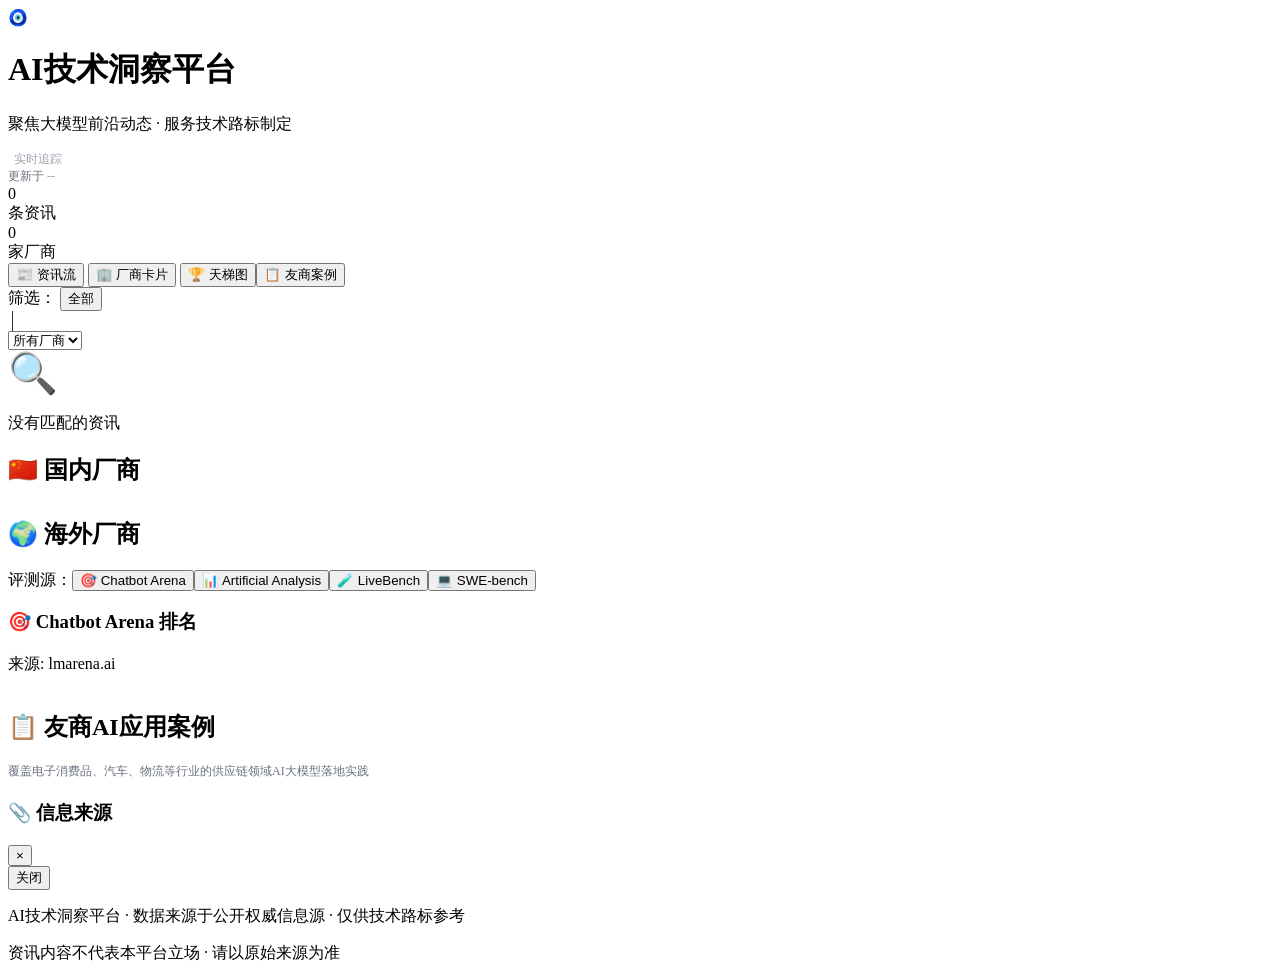
<file: src/template.html>
<body>
<div class="sticky-top header"><div class="header-inner">
<div class="logo"><div class="logo-icon">🧿</div><div><h1 class="logo-text">AI技术洞察平台</h1><p class="logo-sub">聚焦大模型前沿动态 · 服务技术路标制定</p></div></div>
<div class="stats">
<div style="display:flex;align-items:center;gap:6px;font-size:12px;color:#9ca3af"><span class="pulse"></span>实时追踪</div>
<div style="font-size:12px;color:#6b7280">更新于 <span id="updateTime" style="color:#9ca3af">--</span></div>
<div class="stat-item"><div class="stat-num blue" id="newsCount">0</div><div class="stat-label">条资讯</div></div>
<div class="stat-item"><div class="stat-num purple" id="companyCount">0</div><div class="stat-label">家厂商</div></div>
</div></div></div>

<div class="sticky-top nav"><div class="nav-inner">
<button class="tab-btn active" id="tab-news" onclick="switchTab('news')">📰 资讯流</button>
<button class="tab-btn" id="tab-companies" onclick="switchTab('companies')">🏢 厂商卡片</button>
<button class="tab-btn" id="tab-ranking" onclick="switchTab('ranking')">🏆 天梯图</button><button class="tab-btn" id="tab-cases" onclick="switchTab('cases')">📋 友商案例</button>
</div></div>

<div class="main">

<div class="section" id="section-news">
<div class="filters">
<span class="filter-label">筛选：</span>
<button class="filter-btn active" id="filter-all" onclick="filterNews('all')">全部</button>
<div id="catFilters" style="display:flex;flex-wrap:wrap;gap:8px"></div>
<div class="hide-mobile" style="width:1px;height:20px;background:#2d2d50;margin:0 4px"></div>
<select class="filter-select" id="companyFilter" onchange="filterNewsByCo(this.value)"><option value="all">所有厂商</option></select>
</div>
<div class="news-list" id="newsList"></div>
<div class="empty-state hidden" id="newsEmpty"><div style="font-size:40px;margin-bottom:12px">🔍</div><p>没有匹配的资讯</p></div>
</div>

<div class="section hidden" id="section-companies">
<h2 class="section-title">🇨🇳 国内厂商</h2><div class="card-grid" id="domesticCards"></div>
<h2 class="section-title" style="margin-top:32px">🌍 海外厂商</h2><div class="card-grid wide" id="internationalCards"></div>
</div>

<div class="section hidden" id="section-ranking"><div class="rank-btns"><span class="rank-label">评测源：</span><button class="rank-btn active" id="rank-arena" onclick="switchRanking('arena')">🎯 Chatbot Arena</button><button class="rank-btn" id="rank-artificial" onclick="switchRanking('artificial')">📊 Artificial Analysis</button><button class="rank-btn" id="rank-livebench" onclick="switchRanking('livebench')">🧪 LiveBench</button><button class="rank-btn" id="rank-swebench" onclick="switchRanking('swebench')">💻 SWE-bench</button></div><div class="panel"><div class="panel-head"><h3 class="panel-title" id="rankingTitle">🎯 Chatbot Arena 排名</h3><span class="panel-date" id="rankingSource">来源: lmarena.ai</span></div><div id="rankingBars" style="padding:8px 0"></div></div></div>

<div class="section hidden" id="section-cases"><h2 class="section-title">📋 友商AI应用案例</h2><p style="font-size:12px;color:#6b7280;margin:0 0 20px 0">覆盖电子消费品、汽车、物流等行业的供应链领域AI大模型落地实践</p><div class="card-grid" id="casesGrid"></div></div><div class="modal-overlay" id="sourceModal" onclick="closeModal(event)">
<div class="modal-box" onclick="event.stopPropagation()">
<div class="modal-head"><div><h3 class="modal-title">📎 信息来源</h3><p class="modal-sub" id="modalNewsTitle"></p></div>
<button class="modal-close" onclick="closeModalDirect()">&times;</button></div>
<div class="modal-list" id="modalSourceList"></div>
<div class="modal-foot"><button class="modal-close-btn" onclick="closeModalDirect()">关闭</button></div>
</div></div>

</div><div class="footer"><p>AI技术洞察平台 · 数据来源于公开权威信息源 · 仅供技术路标参考</p><p>资讯内容不代表本平台立场 · 请以原始来源为准</p></div>
</file>
